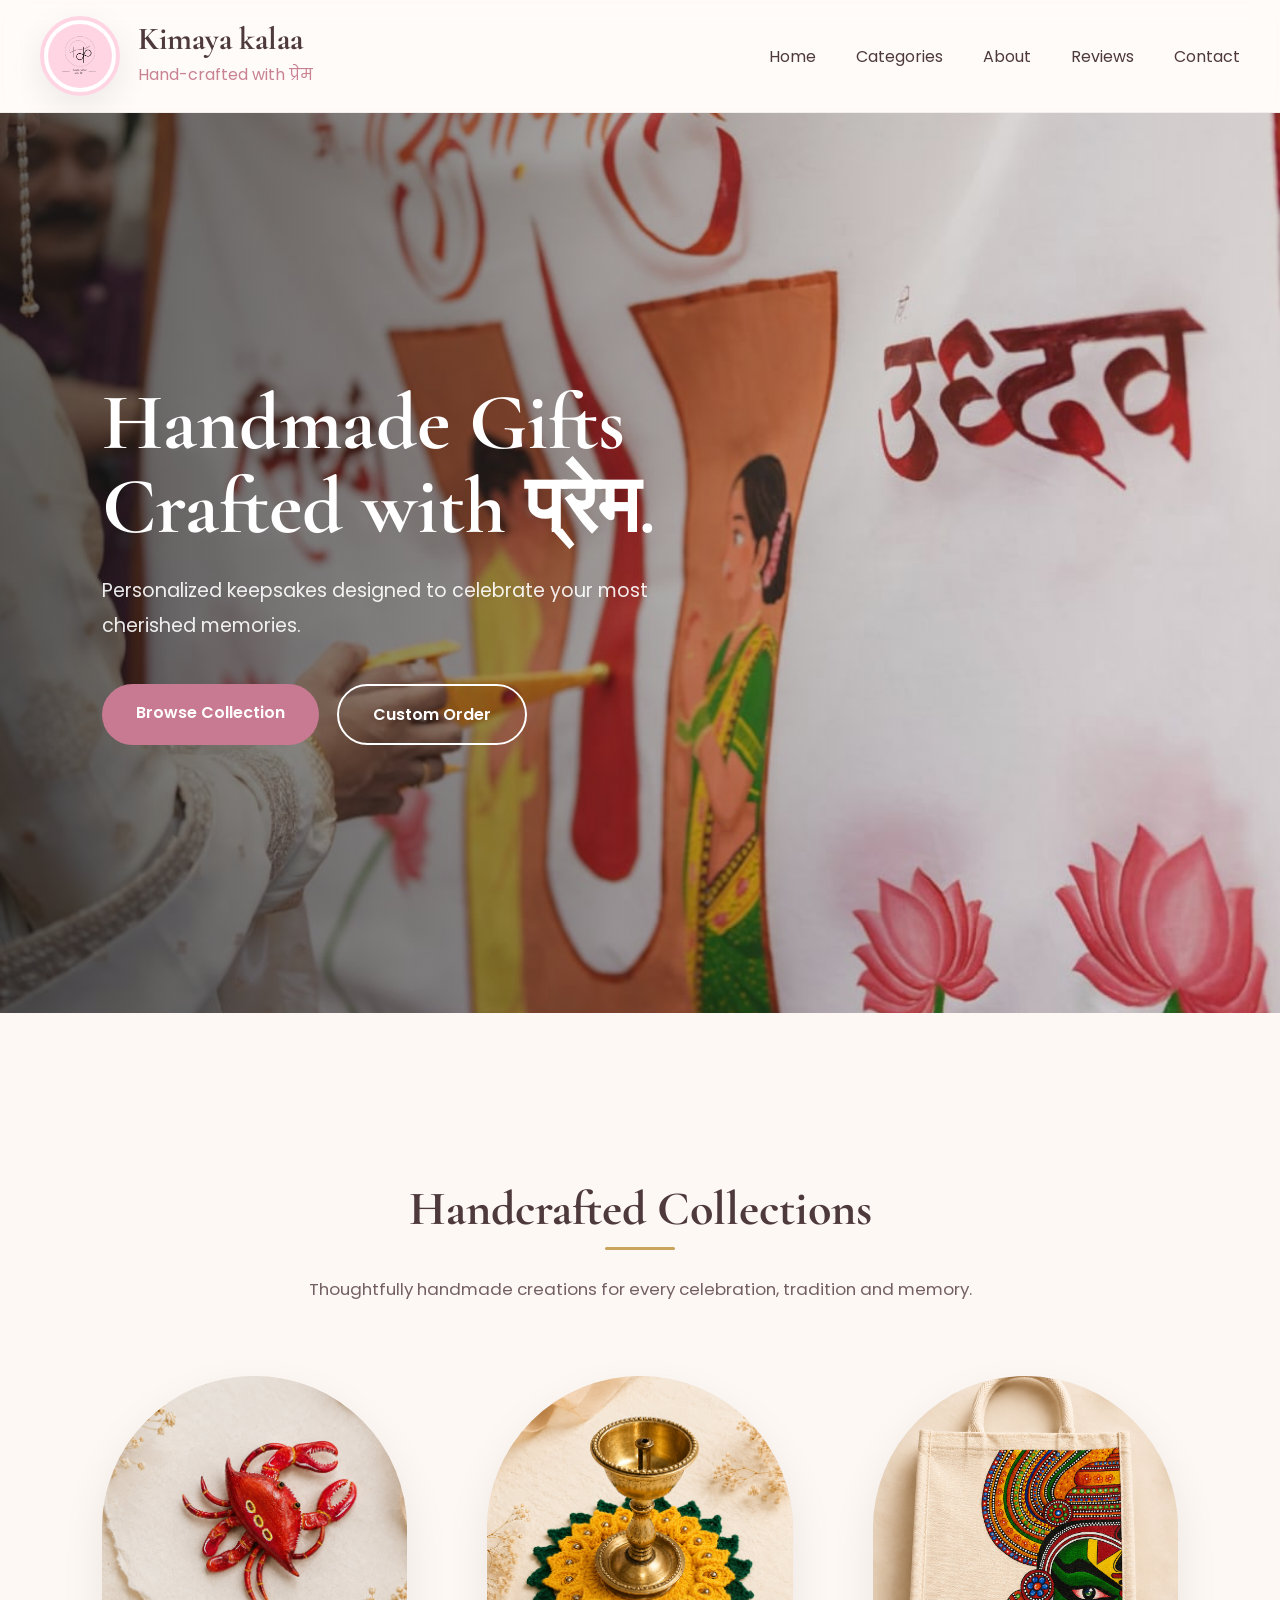
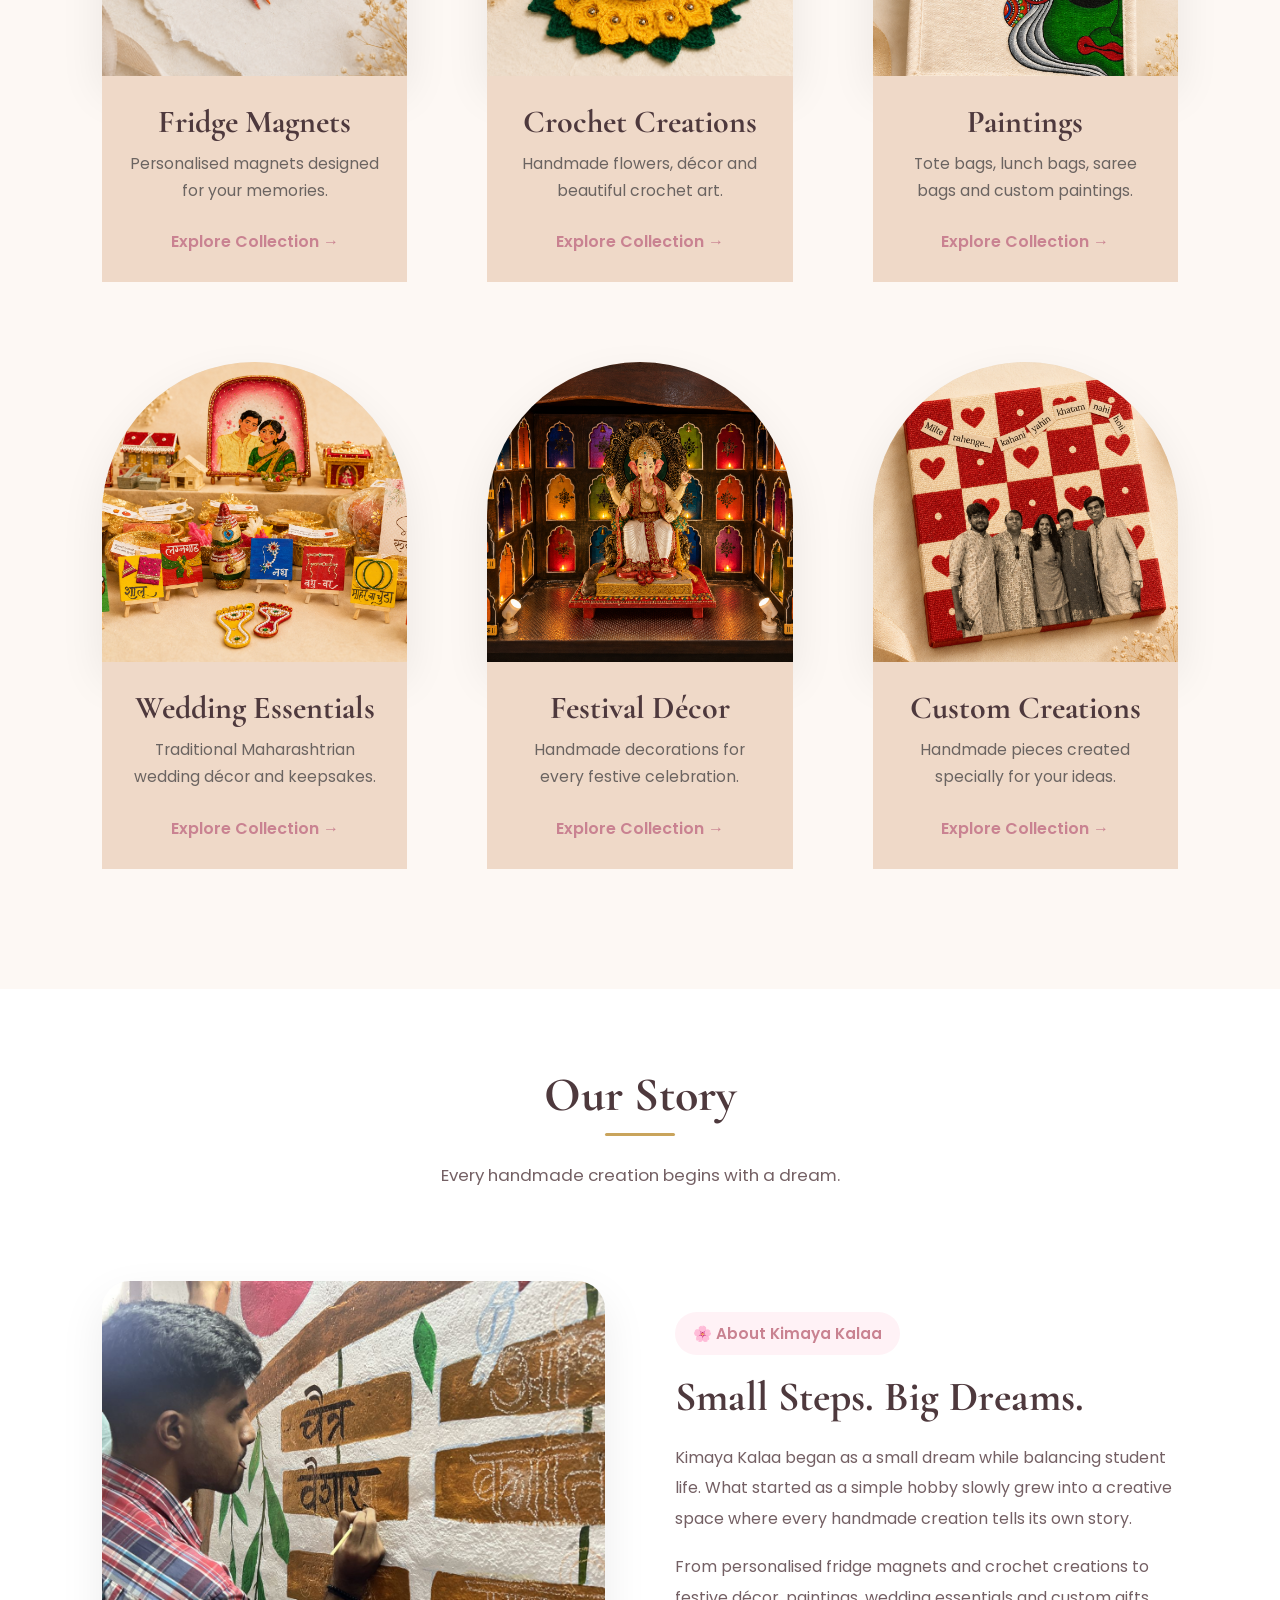
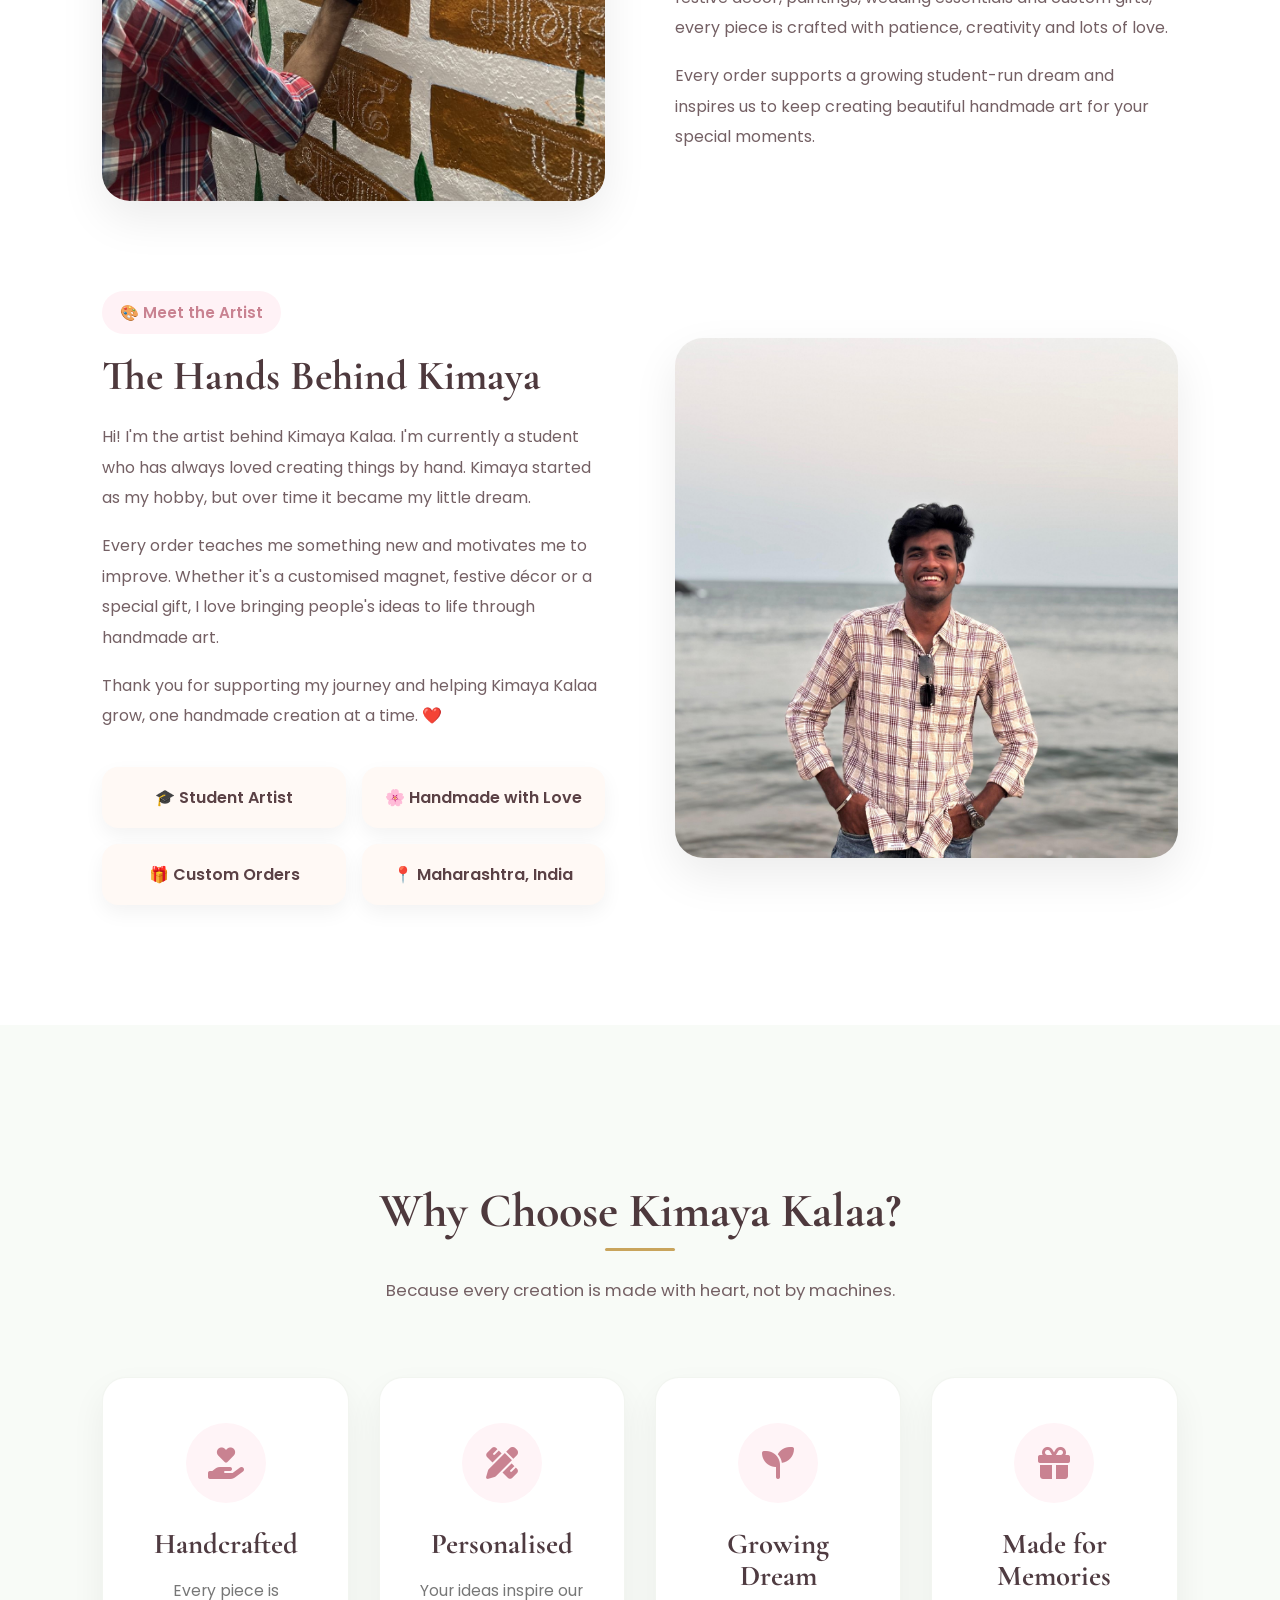
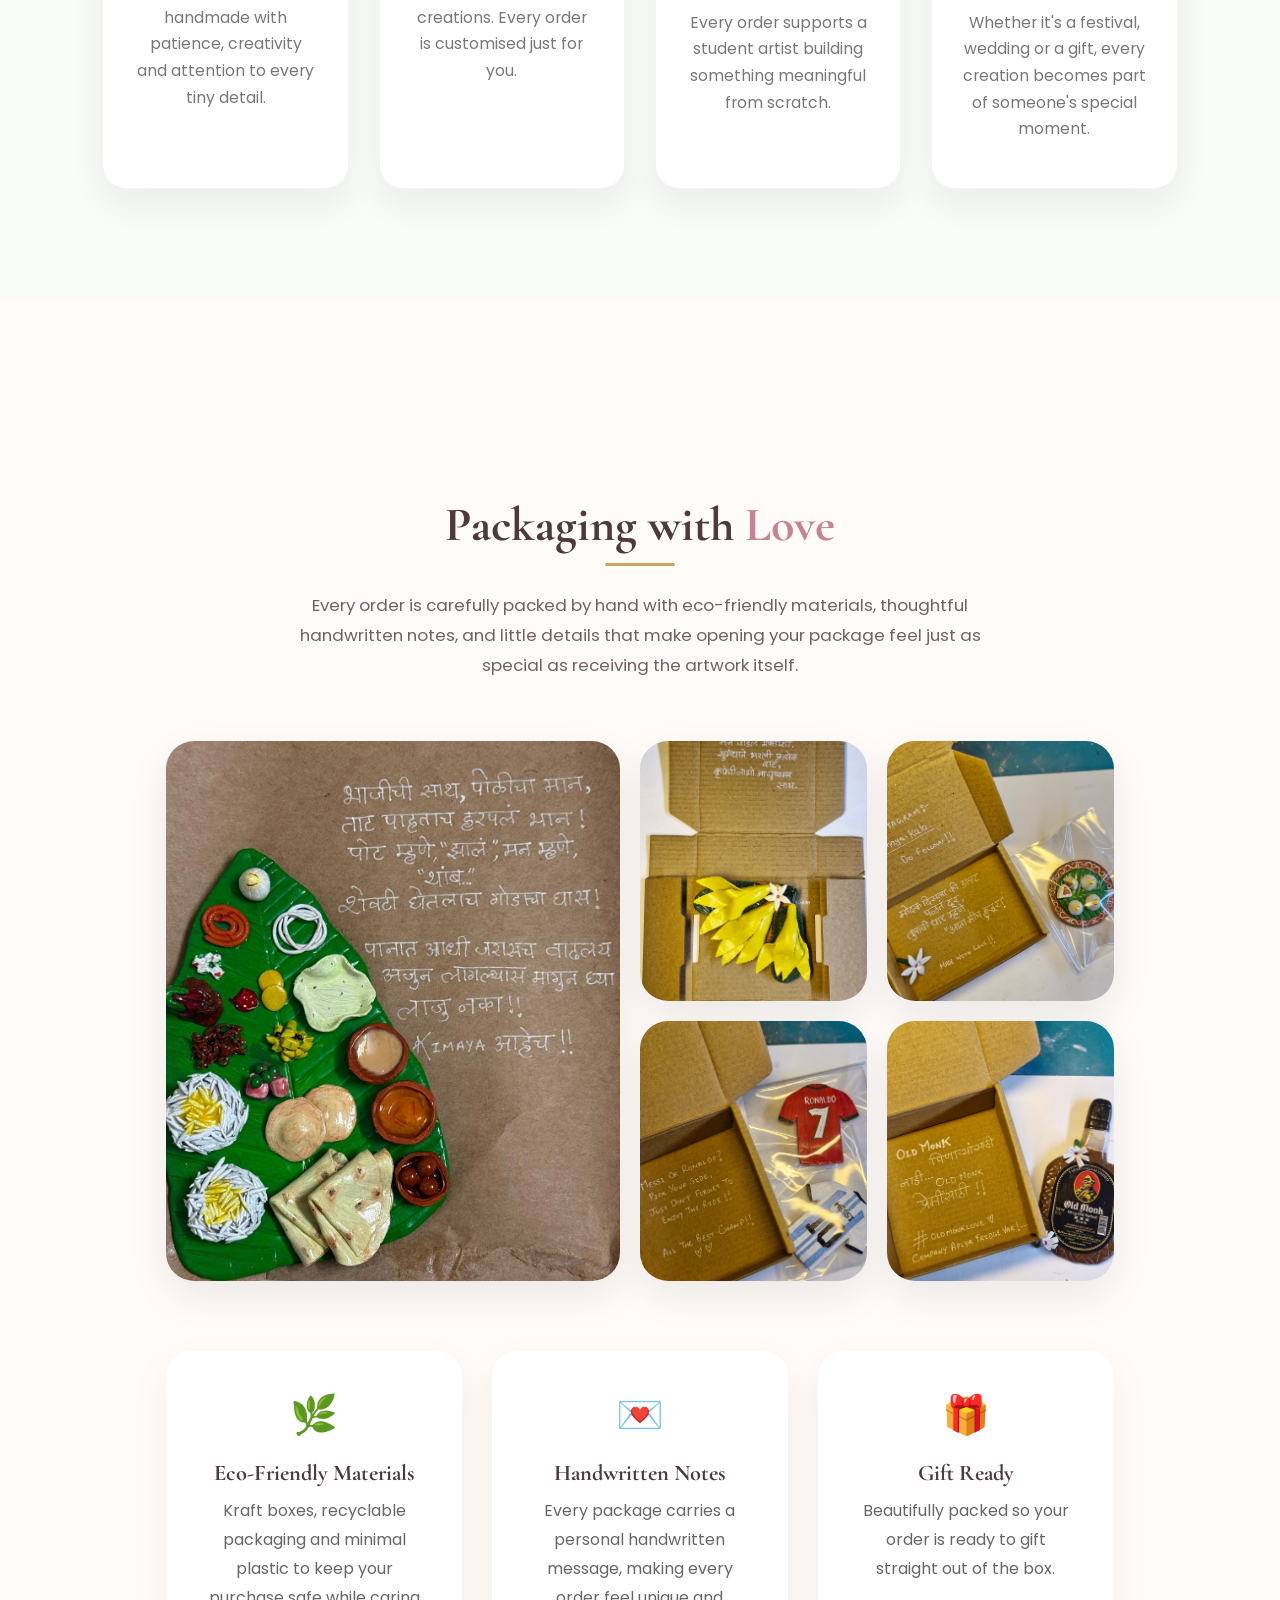
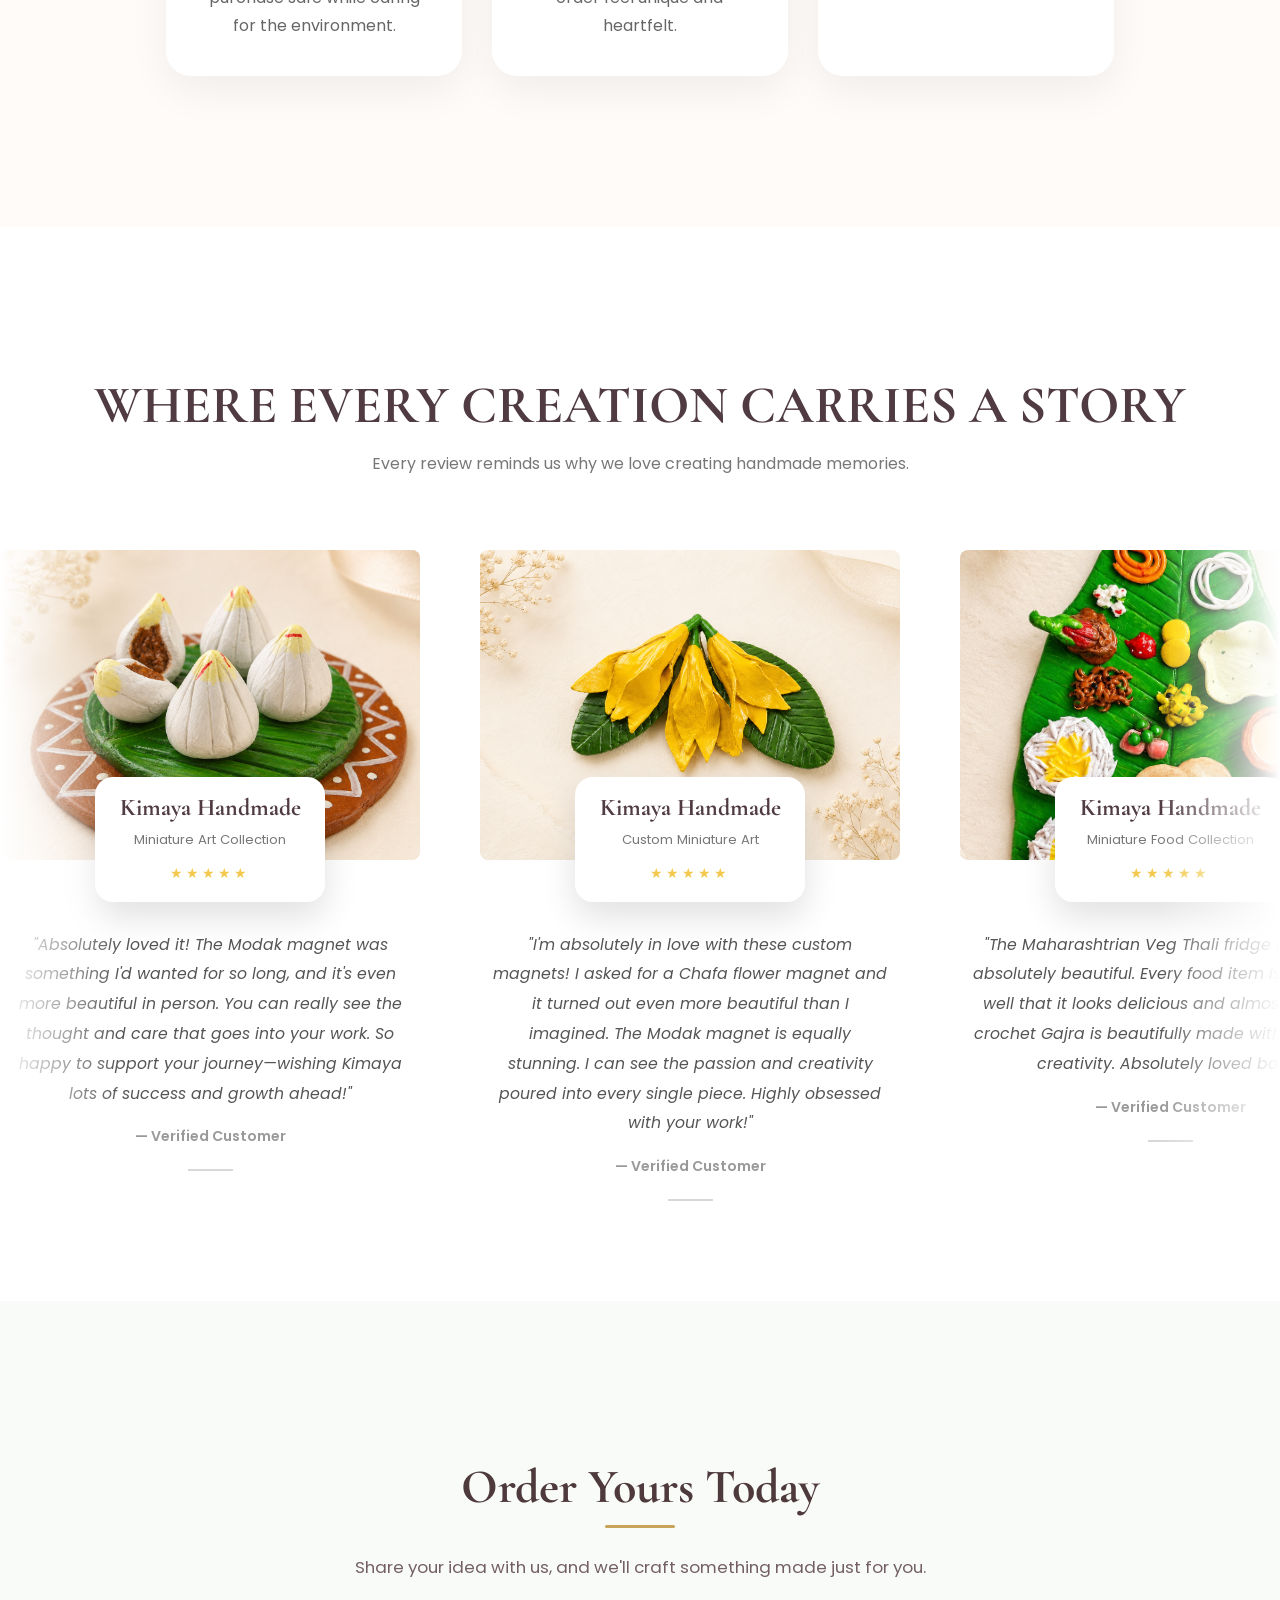
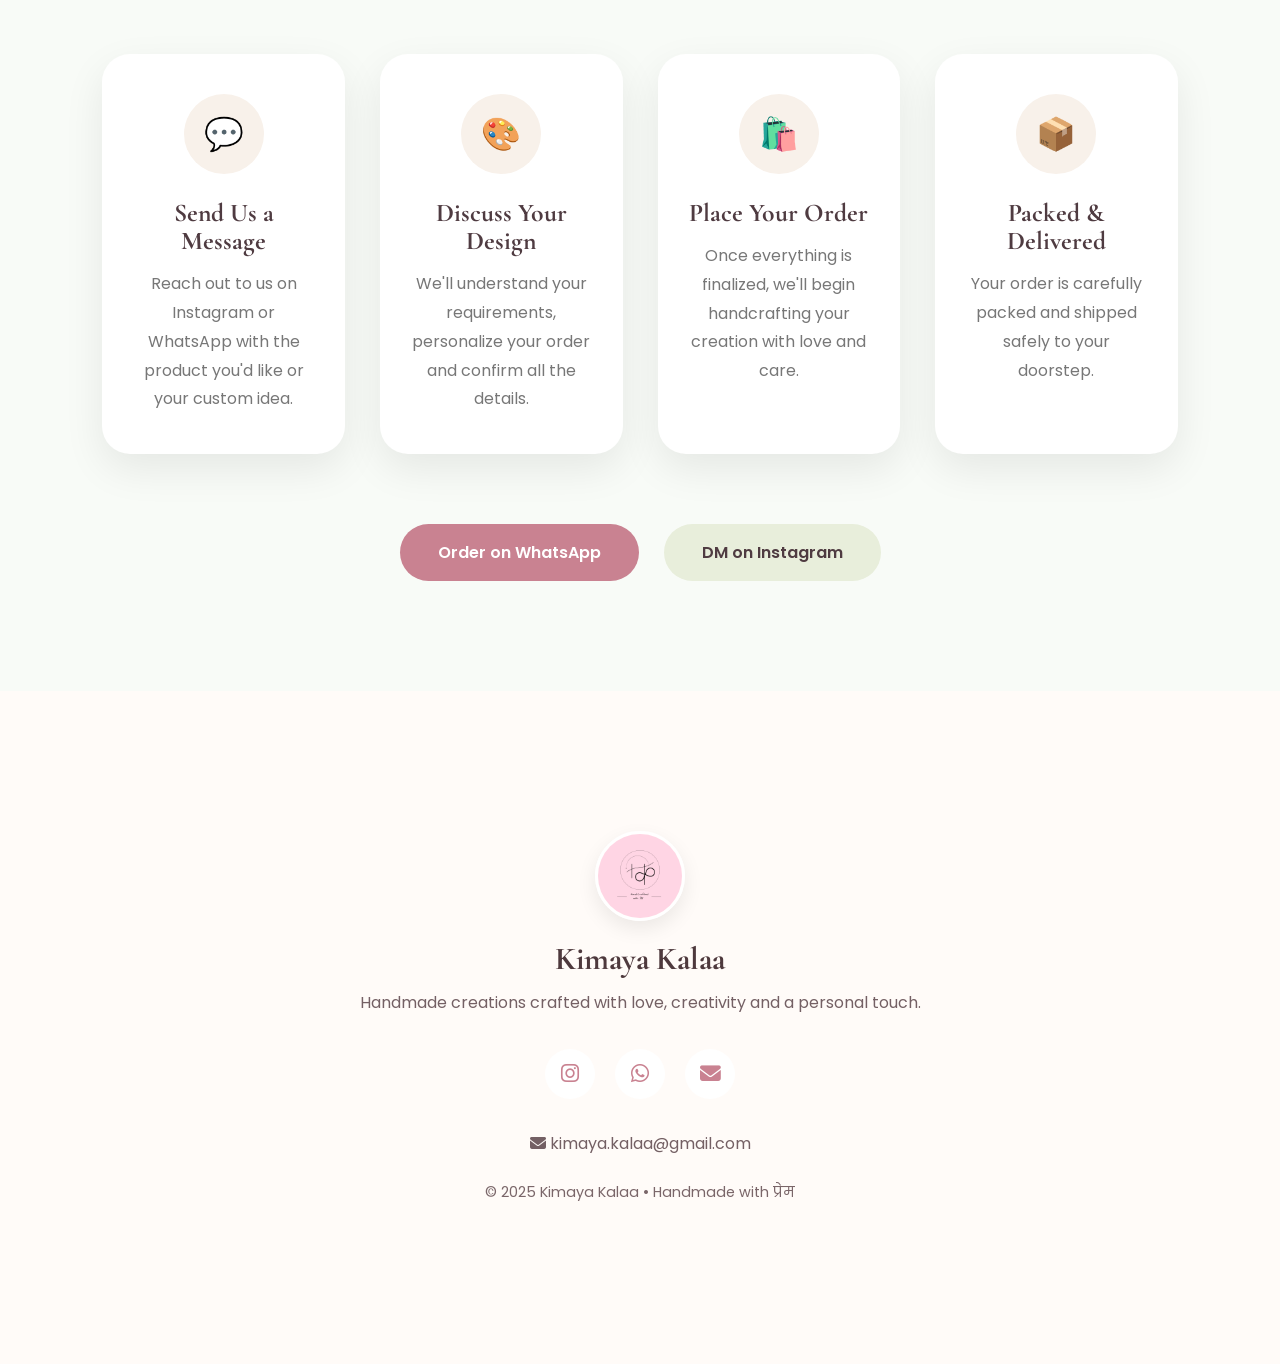
<file: index.html>
<!DOCTYPE html>
<html lang="en">

<head>
    <!-- Basic Meta -->
    <meta charset="UTF-8">
    <meta name="viewport" content="width=device-width, initial-scale=1.0">

    <!-- Website Title -->
    <title>Kimaya Kalaa | Handmade with Love</title>

    <!-- Website Description -->
    <meta name="description"
        content="Kimaya Kalaa is a student-run handmade art studio creating personalized gifts, crochet products, festive décor, paintings, wedding items and custom handmade creations.">

    <!-- Google Fonts -->
    <link rel="preconnect" href="https://fonts.googleapis.com">
    <link rel="preconnect" href="https://fonts.gstatic.com" crossorigin>

    <link href="https://fonts.googleapis.com/css2?family=Cormorant+Garamond:wght@500;600;700&family=Poppins:wght@300;400;500;600&display=swap"
        rel="stylesheet">

    <!-- Font Awesome -->
    <link rel="stylesheet"
        href="https://cdnjs.cloudflare.com/ajax/libs/font-awesome/6.5.2/css/all.min.css">

    <!-- CSS -->
    <link rel="stylesheet" href="css/style.css">
</head>



<body>

    <!-- ================= NAVBAR ================= -->

<header>

    <nav class="navbar">

        <!-- Logo -->

        <div class="logo">

            <img src="images/logo/logo.png" alt="Kimaya Kala Logo">

            <div class="logo-text">

                <h2>Kimaya kalaa</h2>
                <p>Hand-crafted with प्रेम</p>

            </div>

        </div>

        <!-- Desktop Navigation -->

        <ul class="nav-links">

            <li><a href="#home">Home</a></li>
            <li><a href="#categories">Categories</a></li>
            <li><a href="#about">About</a></li>
            <li><a href="#review">Reviews</a></li>
            <li><a href="#contact">Contact</a></li>

        </ul>

        <!-- Mobile Hamburger -->

        <div class="menu-toggle" id="menu-toggle">

            <span></span>
            <span></span>
            <span></span>

        </div>

    </nav>

</header>




 <!-- HERO -->
<section class="hero">

    <div class="hero-overlay"></div>

    <div class="hero-content">

        

        <h1>
            Handmade Gifts<br>
            Crafted with <span>प्रेम.</span>
        </h1>

        <p>
            Personalized keepsakes designed to celebrate
            your most cherished memories.
        </p>

        <div class="hero-buttons">
            <a href="#categories" class="btn-primary">
                Browse Collection
            </a>

            <a href="https://wa.me/919136813082" class="btn-secondary">
                Custom Order
            </a>
        </div>

    </div>

</section>


<!-- ================= COLLECTIONS ================= -->

<section id="categories">

    <div class="section-title">

        <h2>Handcrafted Collections</h2>

        <p>
            Thoughtfully handmade creations for every celebration, tradition and memory.
        </p>

    </div>

    <div class="collection-grid">

        <!-- Magnets -->
        <a href="magnets.html" class="collection-card">

            <div class="collection-image">
                <img src="images/categories/magnet.jpg" alt="Fridge Magnets">
            </div>

            <div class="collection-content">

                <h3>Fridge Magnets</h3>

                <p>
                    Personalised magnets designed for your memories.
                </p>

                <span>Explore Collection</span>

            </div>

        </a>


        <!-- Crochet -->

        <a href="crochet.html" class="collection-card">

            <div class="collection-image">
                <img src="images/categories/crochet.jpg" alt="Crochet">
            </div>

            <div class="collection-content">

                <h3>Crochet Creations</h3>

                <p>
                    Handmade flowers, décor and beautiful crochet art.
                </p>

                <span>Explore Collection</span>

            </div>

        </a>


        <!-- Paintings -->

        <a href="paintings.html" class="collection-card">

            <div class="collection-image">
                <img src="images/categories/painting.jpg" alt="Paintings">
            </div>

            <div class="collection-content">

                <h3>Paintings</h3>

                <p>
                    Tote bags, lunch bags, saree bags and custom paintings.
                </p>

                <span>Explore Collection</span>

            </div>

        </a>


        <!-- Wedding -->

        <a href="wedding.html" class="collection-card">

            <div class="collection-image">
                <img src="images/categories/wedding.jpg" alt="Wedding">
            </div>

            <div class="collection-content">

                <h3>Wedding Essentials</h3>

                <p>
                    Traditional Maharashtrian wedding décor and keepsakes.
                </p>

                <span>Explore Collection</span>

            </div>

        </a>


        <!-- Festival -->

        <a href="festival.html" class="collection-card">

            <div class="collection-image">
                <img src="images/categories/festival.jpg" alt="Festival">
            </div>

            <div class="collection-content">

                <h3>Festival Décor</h3>

                <p>
                    Handmade decorations for every festive celebration.
                </p>

                <span>Explore Collection</span>

            </div>

        </a>


        <!-- Custom -->

        <a href="custom.html" class="collection-card">

            <div class="collection-image">
                <img src="images/categories/custom.jpg" alt="Custom">
            </div>

            <div class="collection-content">

                <h3>Custom Creations</h3>

                <p>
                    Handmade pieces created specially for your ideas.
                </p>

                <span>Explore Collection</span>

            </div>

        </a>

    </div>

</section>


    <!-- ================= OUR STORY ================= -->

<section id="about">

    <div class="section-title">
        <h2>Our Story</h2>
        <p>Every handmade creation begins with a dream.</p>
    </div>

    <!-- ABOUT KIMAYA -->

    <div class="about-section">

        <div class="about-image">
            <img src="images/about/kimaya.jpg" alt="About Kimaya Kalaa">
        </div>

        <div class="about-text">

            <span class="about-tag">🌸 About Kimaya Kalaa</span>

            <h3>Small Steps. Big Dreams.</h3>

            <p>
                Kimaya Kalaa began as a small dream while balancing student life.
                What started as a simple hobby slowly grew into a creative space
                where every handmade creation tells its own story.
            </p>

            <p>
                From personalised fridge magnets and crochet creations to festive décor,
                paintings, wedding essentials and custom gifts, every piece is crafted
                with patience, creativity and lots of love.
            </p>

            <p>
                Every order supports a growing student-run dream and inspires us to keep
                creating beautiful handmade art for your special moments.
            </p>

        </div>

    </div>

    <!-- MEET THE ARTIST -->

    <div class="about-section reverse">

        <div class="about-image">
            <img src="images/about/artist.jpg" alt="Artist behind Kimaya Kalaa">
        </div>

        <div class="about-text">

            <span class="about-tag">🎨 Meet the Artist</span>

            <h3>The Hands Behind Kimaya</h3>

            <p>
                Hi! I'm the artist behind Kimaya Kalaa.
                I'm currently a student who has always loved creating things by hand.
                Kimaya started as my hobby, but over time it became my little dream.
            </p>

            <p>
                Every order teaches me something new and motivates me to improve.
                Whether it's a customised magnet, festive décor or a special gift,
                I love bringing people's ideas to life through handmade art.
            </p>

            <p>
                Thank you for supporting my journey and helping Kimaya Kalaa grow,
                one handmade creation at a time. ❤️
            </p>

            <div class="artist-facts">

                <div class="fact">
                    🎓 Student Artist
                </div>

                <div class="fact">
                    🌸 Handmade with Love
                </div>

                <div class="fact">
                    🎁 Custom Orders
                </div>

                <div class="fact">
                    📍 Maharashtra, India
                </div>

            </div>

        </div>

    </div>

</section>


<!-- ================= WHY CHOOSE ================= -->

<section id="why">

    <div class="section-title">
        <h2>Why Choose Kimaya Kalaa?</h2>
        <p>Because every creation is made with heart, not by machines.</p>
    </div>

    <div class="why-grid">

        <div class="why-card">

            <div class="why-icon">
                <i class="fa-solid fa-hand-holding-heart"></i>
            </div>

            <h3>Handcrafted</h3>

            <p>
                Every piece is handmade with patience, creativity and attention to every tiny detail.
            </p>

        </div>

        <div class="why-card">

            <div class="why-icon">
                <i class="fa-solid fa-pen-ruler"></i>
            </div>

            <h3>Personalised</h3>

            <p>
                Your ideas inspire our creations. Every order is customised just for you.
            </p>

        </div>

        <div class="why-card">

            <div class="why-icon">
                <i class="fa-solid fa-seedling"></i>
            </div>

            <h3>Growing Dream</h3>

            <p>
                Every order supports a student artist building something meaningful from scratch.
            </p>

        </div>

        <div class="why-card">

            <div class="why-icon">
                <i class="fa-solid fa-gift"></i>
            </div>

            <h3>Made for Memories</h3>

            <p>
                Whether it's a festival, wedding or a gift, every creation becomes part of someone's special moment.
            </p>

        </div>

    </div>

</section>



<section class="packaging">

    <div class="section-title">
        <h2>Packaging with <span>Love</span></h2>
        <p>
            Every order is carefully packed by hand with eco-friendly materials,
            thoughtful handwritten notes, and little details that make opening
            your package feel just as special as receiving the artwork itself.
        </p>
    </div>

    <div class="packaging-grid">

        <div class="packaging-large">
            <img src="images/home/packaging-1.jpg" alt="">
        </div>

        <div class="packaging-small">
            <img src="images/home/packaging-2.jpg" alt="">
        </div>

        <div class="packaging-small">
            <img src="images/home/packaging-3.jpg" alt="">
        </div>

        <div class="packaging-small">
            <img src="images/home/packaging-4.jpg" alt="">
        </div>

        <div class="packaging-small">
            <img src="images/home/packaging-5.jpg" alt="">
        </div>

    </div>

    <div class="packaging-text">

        <div class="packaging-item">

            <span>🌿</span>

            <h3>Eco-Friendly Materials</h3>

            <p>
                Kraft boxes, recyclable packaging and minimal plastic
                to keep your purchase safe while caring for the environment.
            </p>

        </div>

        <div class="packaging-item">

            <span>💌</span>

            <h3>Handwritten Notes</h3>

            <p>
                Every package carries a personal handwritten message,
                making every order feel unique and heartfelt.
            </p>

        </div>

        <div class="packaging-item">

            <span>🎁</span>

            <h3>Gift Ready</h3>

            <p>
                Beautifully packed so your order is ready to gift
                straight out of the box.
            </p>

        </div>

    </div>

</section>  


<section class="review-section" id="review">

    <div class="review-heading">
        <h2>WHERE EVERY CREATION CARRIES A STORY</h2>
        <p>Every review reminds us why we love creating handmade memories.</p>
    </div>

    <div class="review-slider">

        <div class="reviews-track">

            <!-- ================= REVIEW 1 ================= -->

            <div class="review-card">

                <div class="review-image">

                    <img src="images/modak.jpg" alt="Modak Magnet">

                    <div class="review-info">
                        <h3>Kimaya Handmade</h3>
                        <p>Miniature Art Collection</p>
                        <div class="review-stars">★★★★★</div>
                    </div>

                </div>

                <div class="review-text">

                    <p>
                        "Absolutely loved it! The Modak magnet was something I'd wanted for so long, and it's even more beautiful in person. You can really see the thought and care that goes into your work. So happy to support your journey—wishing Kimaya lots of success and growth ahead!"
                    </p>

                    <span>— Verified Customer</span>

                    <div class="review-line"></div>

                </div>

            </div>

            <!-- ================= REVIEW 2 ================= -->

            <div class="review-card">

                <div class="review-image">

                    <img src="images/chafa.jpg" alt="Custom Chafa Magnet">

                    <div class="review-info">
                        <h3>Kimaya Handmade</h3>
                        <p>Custom Miniature Art</p>
                        <div class="review-stars">★★★★★</div>
                    </div>

                </div>

                <div class="review-text">

                    <p>
                        "I'm absolutely in love with these custom magnets! I asked for a Chafa flower magnet and it turned out even more beautiful than I imagined. The Modak magnet is equally stunning. I can see the passion and creativity poured into every single piece. Highly obsessed with your work!"
                    </p>

                    <span>— Verified Customer</span>

                    <div class="review-line"></div>

                </div>

            </div>

            <!-- ================= REVIEW 3 ================= -->

            <div class="review-card">

                <div class="review-image">

                    <img src="images/thali.jpg" alt="Veg Thali Magnet">

                    <div class="review-info">
                        <h3>Kimaya Handmade</h3>
                        <p>Miniature Food Collection</p>
                        <div class="review-stars">★★★★★</div>
                    </div>

                </div>

                <div class="review-text">

                    <p>
                        "The Maharashtrian Veg Thali fridge magnet is absolutely beautiful. Every food item is crafted so well that it looks delicious and almost real. The crochet Gajra is beautifully made with incredible creativity. Absolutely loved both!"
                    </p>

                    <span>— Verified Customer</span>

                    <div class="review-line"></div>

                </div>

            </div>

            <!-- ================= REVIEW 4 ================= -->

            <div class="review-card">

                <div class="review-image">

                    <img src="images/realmadrid.jpg" alt="Real Madrid Magnet">

                    <div class="review-info">
                        <h3>Kimaya Handmade</h3>
                        <p>Custom Sports Collection</p>
                        <div class="review-stars">★★★★★</div>
                    </div>

                </div>

                <div class="review-text">

                    <p>
                        "This Real Madrid logo fridge magnet is beautifully handcrafted with amazing attention to detail. The design is clean, recognizable and exactly how I wanted it. A wonderful piece of handmade work. Wishing you all the best!"
                    </p>

                    <span>— Verified Customer</span>

                    <div class="review-line"></div>

                </div>

            </div>

                        <!-- ================= REVIEW 5 ================= -->

            <div class="review-card">

                <div class="review-image">

                    <img src="images/fish-thali.jpg" alt="Fish Thali Magnet">

                    <div class="review-info">
                        <h3>Kimaya Handmade</h3>
                        <p>Miniature Food Collection</p>
                        <div class="review-stars">★★★★★</div>
                    </div>

                </div>

                <div class="review-text">

                    <p>
                        "This Fish Thali handmade magnet is amazing. The fish looks so real and tempting. Salute to your work and artistry. Lots of love!"
                    </p>

                    <span>— Verified Customer</span>

                    <div class="review-line"></div>

                </div>

            </div>

            <!-- ================= REVIEW 6 ================= -->

            <div class="review-card">

                <div class="review-image">

                    <img src="images/crab.jpg" alt="Crabs and Honey Bee Magnet">

                    <div class="review-info">
                        <h3>Kimaya Handmade</h3>
                        <p>Nature Collection</p>
                        <div class="review-stars">★★★★★</div>
                    </div>

                </div>

                <div class="review-text">

                    <p>
                        "Everything you created was superb and amazing! I really love the crabs and honey bee. Thank you so much for making each and every piece with such care. We all love them and they look wonderful on the refrigerator."
                    </p>

                    <span>— Verified Customer</span>

                    <div class="review-line"></div>

                </div>

            </div>

            <!-- ================= REVIEW 7 ================= -->

            <div class="review-card">

                <div class="review-image">

                    <img src="images/old-monk.jpg" alt="Old Monk Magnet">

                    <div class="review-info">
                        <h3>Kimaya Handmade</h3>
                        <p>Custom Collection</p>
                        <div class="review-stars">★★★★★</div>
                    </div>

                </div>

                <div class="review-text">

                    <p>
                        "Thank you so much for the beautiful Old Monk fridge magnet! It was such a thoughtful and unique creation which I truly appreciate. Wishing you continued success and all the very best!"
                    </p>

                    <span>— Verified Customer</span>

                    <div class="review-line"></div>

                </div>

            </div>

            <!-- ================= REVIEW 8 ================= -->

            <div class="review-card">

                <div class="review-image">

                    <img src="images/sareecover.jpg" alt="Saree Cover">

                    <div class="review-info">
                        <h3>Kimaya Handmade</h3>
                        <p>Custom Handmade Creation</p>
                        <div class="review-stars">★★★★★</div>
                    </div>

                </div>

                <div class="review-text">

                    <p>
                        "When I decided to perform Savasna Pujan at my home, I immediately thought of your work because I had full trust in you. The saree covers you made were beautiful and everyone appreciated them. Thank you from my heart, and I pray you achieve great success in life."
                    </p>

                    <span>— Verified Customer</span>

                    <div class="review-line"></div>

                </div>

            </div>

</section>

<script>
const track = document.querySelector(".reviews-track");

const cards = [...track.children];

cards.forEach(card=>{
    track.appendChild(card.cloneNode(true));
});
</script>


<!-- ================= HOW TO ORDER ================= -->

<section class="how-order" id="contact">

    <div class="section-title">
        <h2>Order Yours Today</h2>
        <p>Share your idea with us, and we'll craft something made just for you.</p>
    </div>

    <div class="order-steps">

        <div class="order-card">

            <div class="order-icon">💬</div>

            <h3>Send Us a Message</h3>

            <p>
                Reach out to us on Instagram or WhatsApp with the product you'd like or your custom idea.
            </p>

        </div>

        <div class="order-card">

            <div class="order-icon">🎨</div>

            <h3>Discuss Your Design</h3>

            <p>
                We'll understand your requirements, personalize your order and confirm all the details.
            </p>

        </div>

        <div class="order-card">

            <div class="order-icon">🛍️</div>

            <h3>Place Your Order</h3>

            <p>
                Once everything is finalized, we'll begin handcrafting your creation with love and care.
            </p>

        </div>

        <div class="order-card">

            <div class="order-icon">📦</div>

            <h3>Packed & Delivered</h3>

            <p>
                Your order is carefully packed and shipped safely to your doorstep.
            </p>

        </div>

    </div>

    <div class="order-buttons">

        <a href="https://wa.me/919136813082" class="order-btn">
            Order on WhatsApp
        </a>

        <a href="https://www.instagram.com/kimaya.kalaa" class="order-btn secondary">
            DM on Instagram
        </a>

    </div>

</section>




    <footer>

    <footer>

    <div class="footer-content">

        <img src="images/logo/logo.png" alt="Kimaya Kala Logo" class="footer-logo">

        <h3>Kimaya Kalaa</h3>

        <p>
            Handmade creations crafted with love, creativity and a personal touch.
        </p>

        <div class="footer-social">

            <a href="https://www.instagram.com/kimaya.kalaa" target="_blank">
                <i class="fa-brands fa-instagram"></i>
            </a>

            <a href="https://wa.me/919136813082" target="_blank">
                <i class="fa-brands fa-whatsapp"></i>
            </a>

            <a href="mailto:kimaya.kalaa@gmail.com">
                <i class="fa-solid fa-envelope"></i>
            </a>

        </div>

        <p class="footer-email">
            <i class="fa-solid fa-envelope"></i>
            <a href="mailto:kimaya.kalaa@gmail.com">kimaya.kalaa@gmail.com</a>
        </p>

        <p class="copyright">
            © 2025 Kimaya Kalaa • Handmade with प्रेम
        </p>

    </div>


</footer>

    <!-- JavaScript -->
    <script src="js/script.js"></script>
    <script>

const menuToggle = document.getElementById("menu-toggle");
const navLinks = document.querySelector(".nav-links");

if(menuToggle){

    menuToggle.addEventListener("click",()=>{

        navLinks.classList.toggle("active");

    });

}

</script>



</body>

</html>
</file>
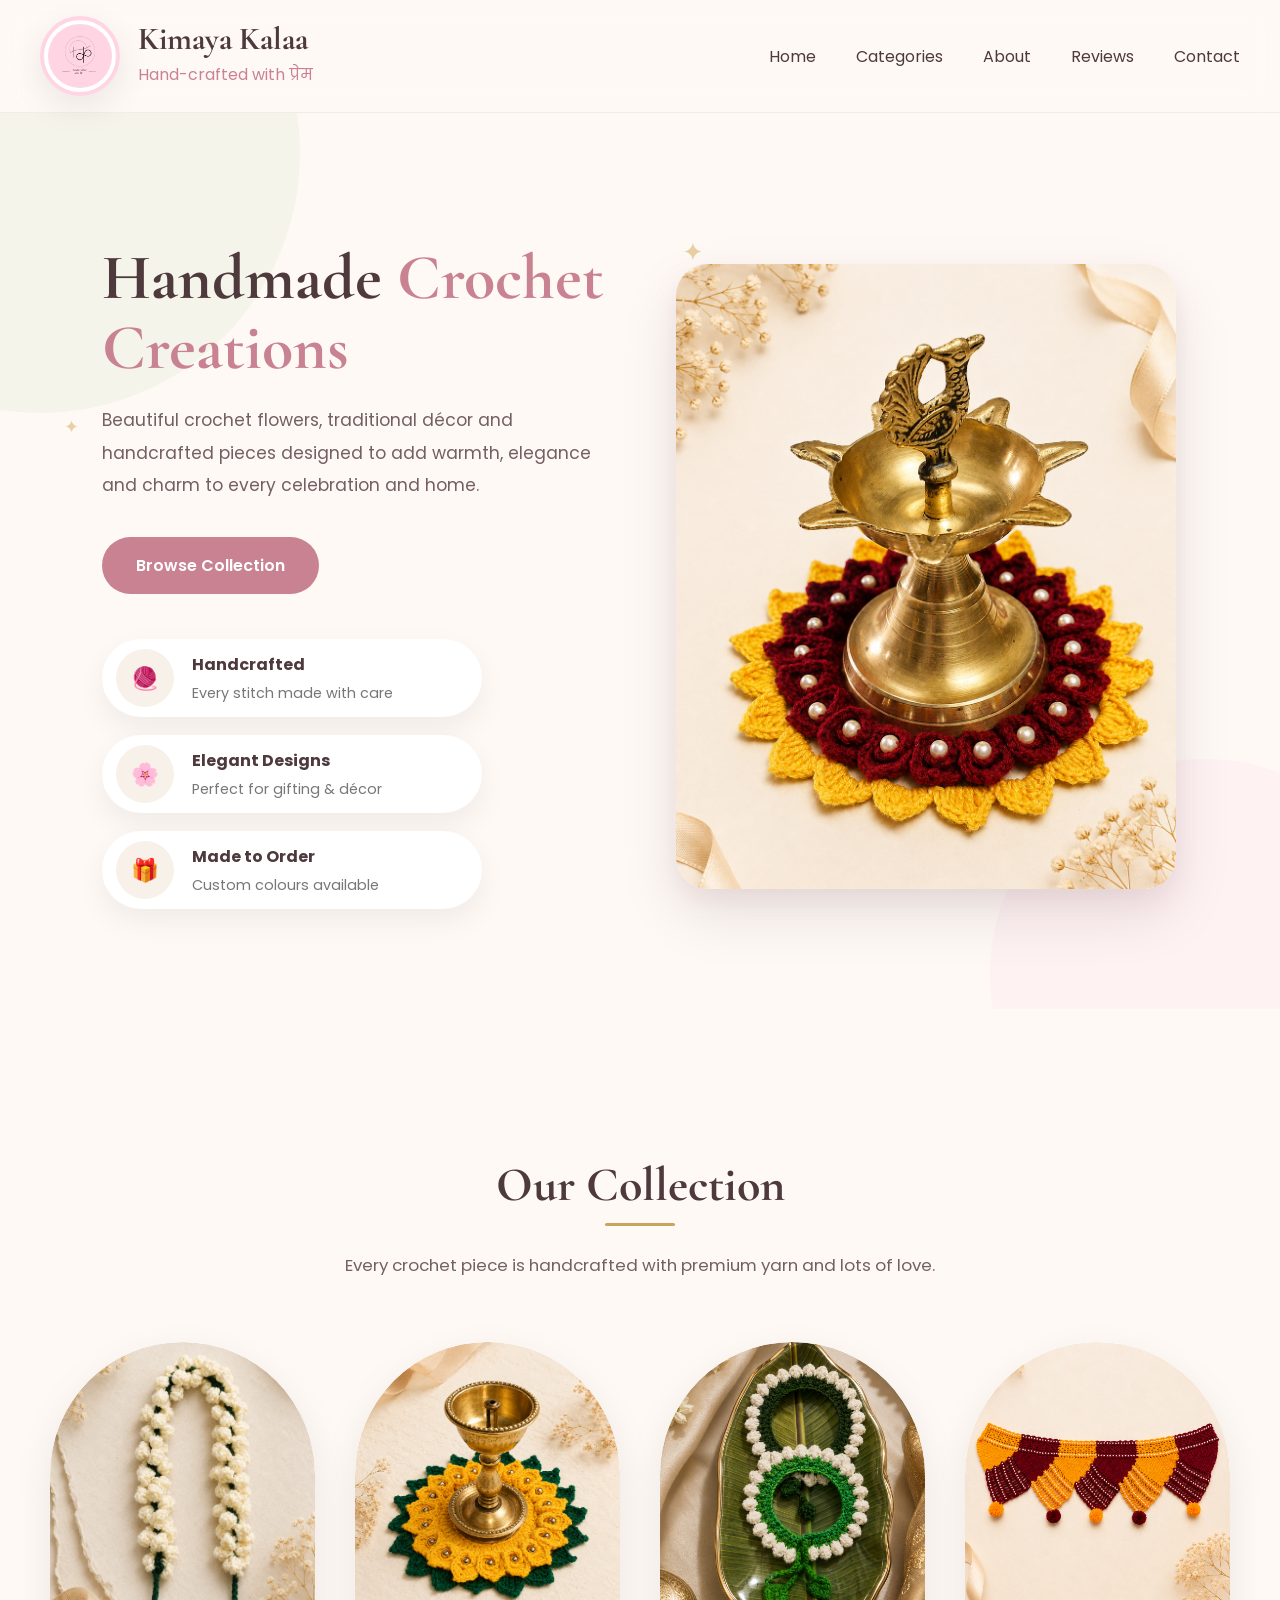
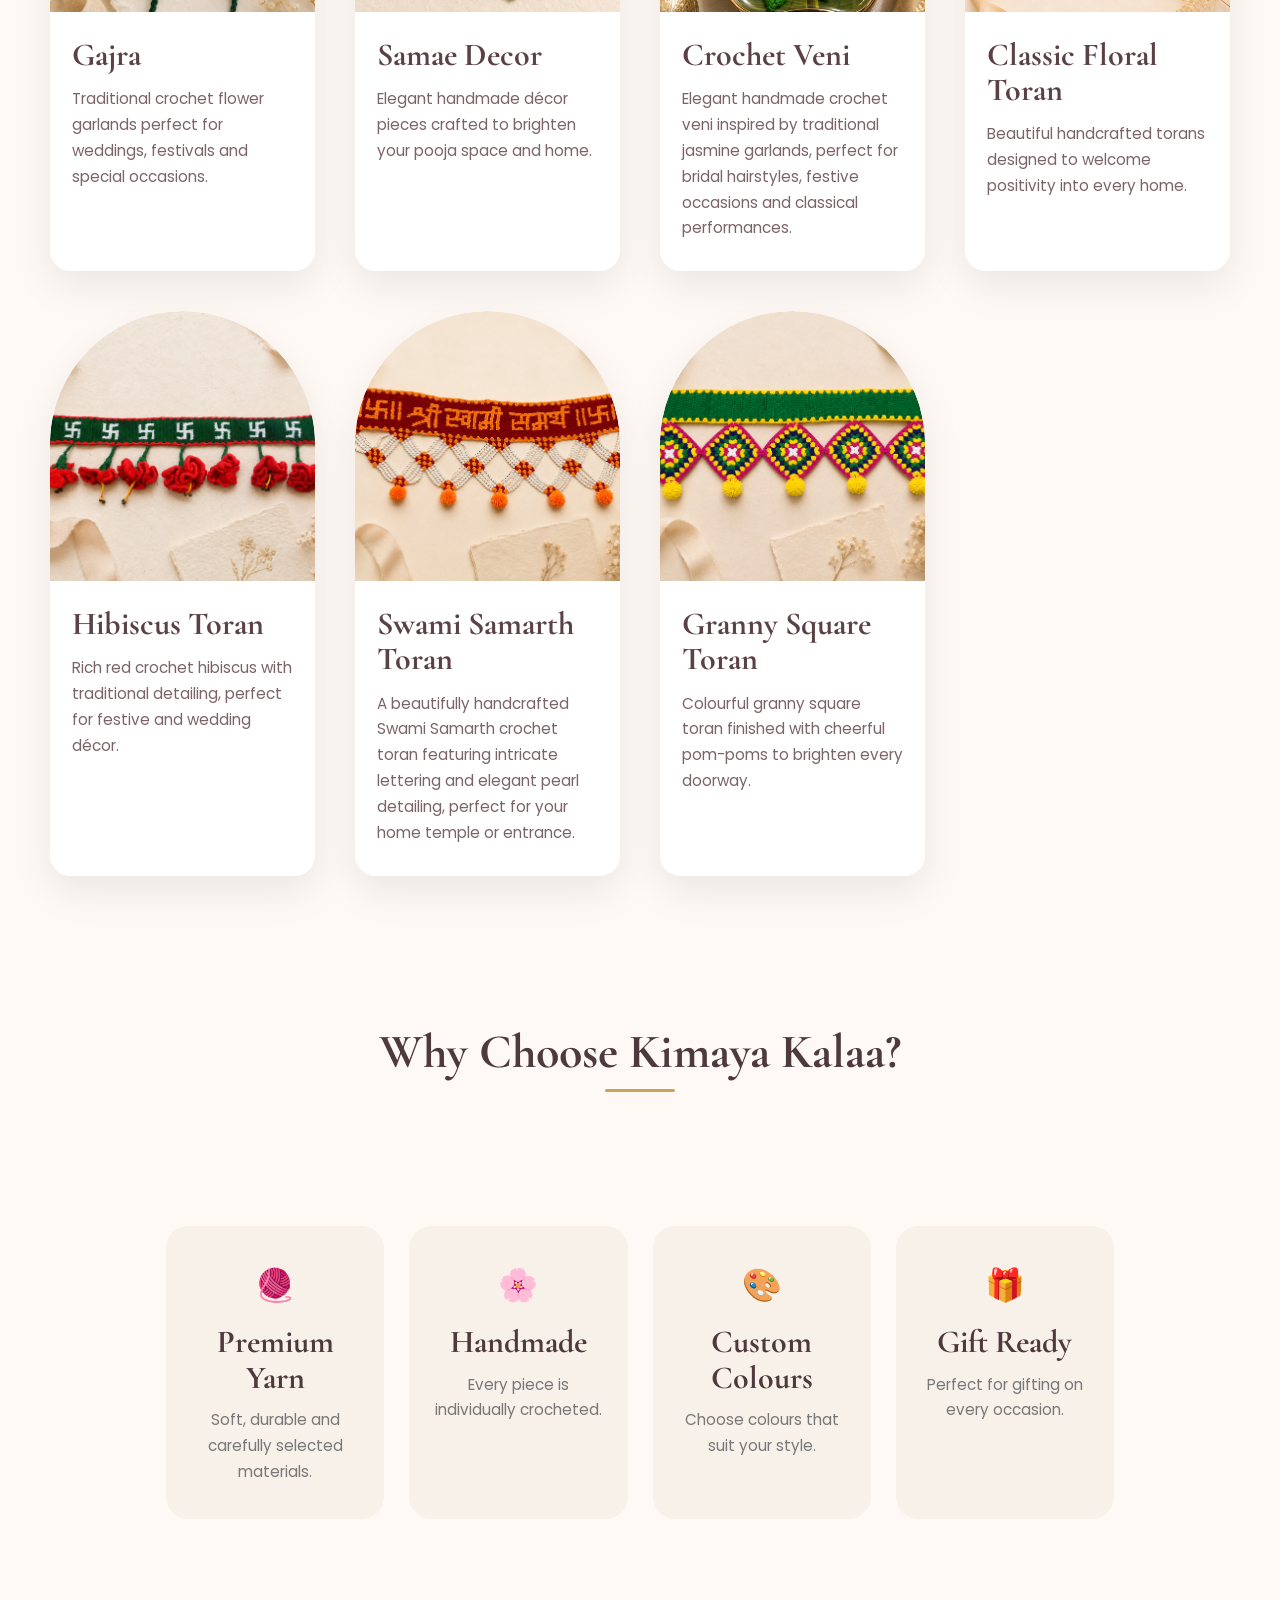
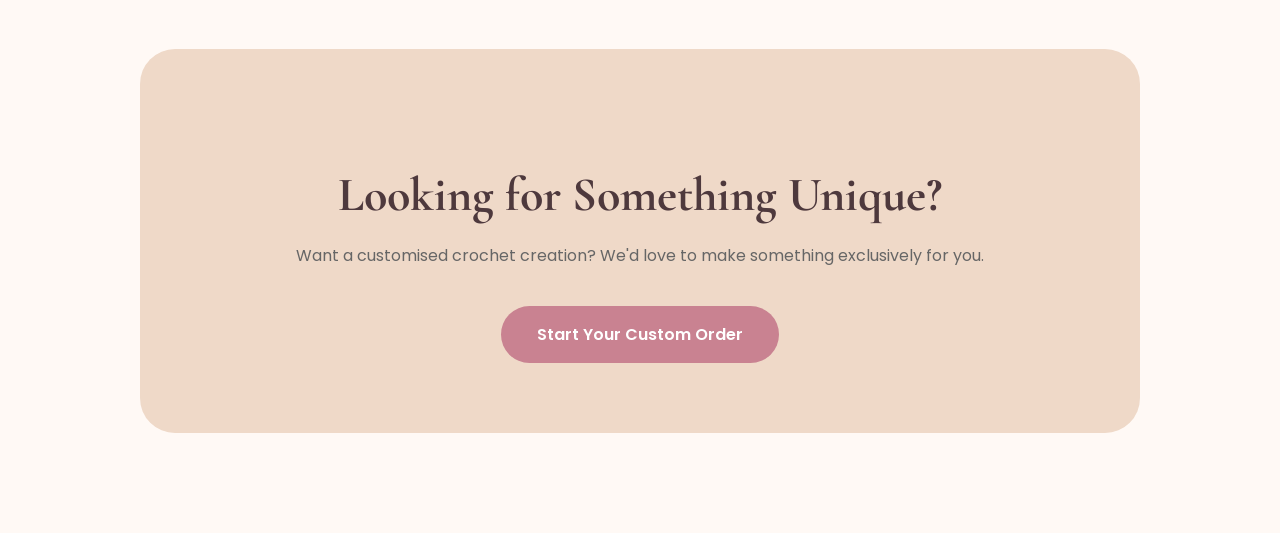
<file: crochet.html>
<!DOCTYPE html>
<html lang="en">

<head>

<meta charset="UTF-8">
<meta name="viewport" content="width=device-width, initial-scale=1.0">

<title>Crochet Creations | Kimaya Kalaa</title>

<link rel="preconnect" href="https://fonts.googleapis.com">
<link rel="preconnect" href="https://fonts.gstatic.com" crossorigin>

<link href="https://fonts.googleapis.com/css2?family=Cormorant+Garamond:wght@600;700&family=Poppins:wght@300;400;500;600&display=swap" rel="stylesheet">

<link rel="stylesheet" href="css/style.css">

<style>

body{

    background:#FFF9F5;

}

/* ===================================
   CROCHET HERO
=================================== */

.crochet-hero{

    position:relative;

    overflow:hidden;

    padding:130px 8% 100px;

    display:grid;

    grid-template-columns:1fr 1fr;

    gap:70px;

    align-items:center;

    background:#FFF9F5;

}

.crochet-hero::before{

    content:"";

    position:absolute;

    width:520px;

    height:520px;

    border-radius:50%;

    background:#E8EEDB;

    opacity:.45;

    top:-220px;

    left:-220px;

}

.crochet-hero::after{

    content:"";

    position:absolute;

    width:430px;

    height:430px;

    border-radius:50%;

    background:#FFE4EA;

    opacity:.35;

    bottom:-180px;

    right:-140px;

}

.crochet-content,
.crochet-image{

    position:relative;

    z-index:2;

}

.crochet-content h1{

    font-size:4rem;

    margin-bottom:20px;

    color:var(--text);

}

.crochet-content span{

    color:var(--accent);

}

.crochet-content p{

    font-size:1.08rem;

    line-height:1.9;

    max-width:560px;

    margin-bottom:35px;

}

.shop-btn{

    display:inline-block;

    padding:16px 34px;

    border-radius:50px;

    background:var(--accent);

    color:#fff;

    font-weight:600;

    transition:.3s;

}

.shop-btn:hover{

    opacity:.9;

}

.crochet-image{

    display:flex;

    justify-content:center;

    align-items:center;

}

.crochet-image img{

    width:100%;

    max-width:500px;

    aspect-ratio:4/5;

    object-fit:cover;

    border-radius:32px;

    box-shadow:
        0 25px 60px rgba(0,0,0,.10),
        0 10px 25px rgba(201,122,147,.10);

}


/* ===================================
   HERO FEATURES
=================================== */

.crochet-hero-features{

    display:flex;

    flex-direction:column;

    gap:18px;

    margin-top:45px;

    max-width:380px;

}

.crochet-feature{

    display:flex;

    align-items:center;

    gap:18px;

    background:#fff;

    border-radius:60px;

    padding:10px 14px;

    box-shadow:0 12px 30px rgba(0,0,0,.06);

    transition:.35s;

}

.crochet-feature:hover{

    transform:translateY(-4px);

    box-shadow:0 20px 40px rgba(0,0,0,.10);

}

.crochet-icon{

    width:58px;

    height:58px;

    border-radius:50%;

    background:#F8F1EA;

    display:flex;

    justify-content:center;

    align-items:center;

    font-size:1.4rem;

    flex-shrink:0;

}

.crochet-feature h4{

    margin:0 0 6px;

    font-size:1rem;

    color:var(--text);

}

.crochet-feature p{

    margin:0;

    font-size:.9rem;

    color:#777;

    line-height:1.5;

}


/* ===================================
   COLLECTION
=================================== */

.crochet-collection{

    max-width:1400px;

    margin:100px auto;

    padding:0 50px;

}

.crochet-grid{

    display:grid;

    grid-template-columns:repeat(4,1fr);

    gap:40px;

    margin-top:60px;

}

/* Card */

.crochet-card{

    background:#fff;

    overflow:hidden;

    border-radius:180px 180px 28px 28px;

    box-shadow:0 15px 40px rgba(0,0,0,.08);

    transition:.35s;

}

.crochet-card:hover{

    transform:translateY(-10px);

    box-shadow:0 25px 55px rgba(0,0,0,.12);

}

/* Image */

.crochet-card-image{

    height:270px;

    overflow:hidden;

    border-radius:180px 180px 0 0;

    background:#F6EFE8;

}

.crochet-card-image img{

    width:100%;

    height:100%;

    object-fit:cover;

    display:block;

    transition:.5s;

}

.crochet-card:hover .crochet-card-image img{

    transform:scale(1.08);

}

/* Content */

.crochet-card-content{

    padding:25px 22px 30px;

}

.crochet-card-content h3{

    font-family:"Cormorant Garamond",serif;

    font-size:2rem;

    color:#5A4145;

    margin-bottom:14px;

}

.crochet-card-content p{

    font-family:"Poppins",sans-serif;

    color:#7B6467;

    font-size:.95rem;

    line-height:1.7;

}

/* ===================================
   WHY CHOOSE
=================================== */

.crochet-features{

    width:min(1200px,90%);

    margin:100px auto;

    display:grid;

    grid-template-columns:repeat(4,1fr);

    gap:25px;

}

.feature{

    background:#F8F1EA;

    padding:35px 25px;

    border-radius:22px;

    text-align:center;

    transition:.35s;

}

.feature:hover{

    transform:translateY(-8px);

    box-shadow:0 18px 35px rgba(0,0,0,.08);

}

.feature span{

    display:block;

    font-size:2rem;

    margin-bottom:15px;

}

.feature h3{

    margin-bottom:12px;

    color:var(--text);

}

.feature p{

    color:#777;

    line-height:1.7;

    font-size:.95rem;

}


/* ===================================
   CTA
=================================== */

.cta{

    width:min(1000px,90%);

    margin:100px auto;

    padding:70px 40px;

    text-align:center;

    background: #EFD9C8;

    border-radius:35px;

}

.cta h2{

    font-size:3rem;

    color:var(--text);

    margin-bottom:20px;

}

.cta p{

    color:#666;

    margin-bottom:35px;

    line-height:1.8;

}

.cta a{

    display:inline-block;

    padding:16px 36px;

    border-radius:50px;

    background:var(--accent);

    color:#fff;

    font-weight:600;

    transition:.3s;

}

.cta a:hover{

    opacity:.9;

}


/* ===================================
   SPARKLES
=================================== */

.sparkle{

    position:absolute;

    color:#D8B56B;

    opacity:.6;

    pointer-events:none;

    z-index:2;

}

.sparkle1{

    top:120px;

    right:45%;

    font-size:26px;

}

.sparkle2{

    top:300px;

    left:5%;

    font-size:18px;

}

.sparkle3{

    bottom:170px;

    right:10%;

    font-size:24px;

}

/* ===================================
   RESPONSIVE
=================================== */

/* ---------- Tablet ---------- */

@media (max-width:1024px){

    .crochet-hero{

        grid-template-columns:1fr;

        gap:50px;

        text-align:center;

    }

    .crochet-content p{

        margin:20px auto 35px;

    }

    .crochet-image img{

        max-width:420px;

    }

    .crochet-hero-features{

        margin:40px auto 0;

        max-width:420px;

    }

    .crochet-grid{

        grid-template-columns:repeat(3,1fr);

        gap:22px;

    }

    .crochet-features{

        grid-template-columns:repeat(2,1fr);

    }

}


/* ---------- Mobile ---------- */

@media (max-width:768px){

    /* Hero */

    .crochet-hero{

        padding:90px 6% 60px;

        grid-template-columns:1fr;

        gap:35px;

        text-align:center;

    }

    .crochet-content h1{

        font-size:2.6rem;

    }

    .crochet-content p{

        font-size:.95rem;

        line-height:1.7;

        margin:18px auto 28px;

    }

    .shop-btn{

        display:block;

        width:100%;

        max-width:260px;

        margin:auto;

        text-align:center;

    }

    .crochet-image img{

        max-width:300px;

        border-radius:24px;

    }

    .crochet-hero-features{

        max-width:100%;

        margin:30px auto 0;

        gap:15px;

    }

    .crochet-feature{

        width:100%;

        padding:10px 14px;

    }

    .crochet-icon{

        width:52px;

        height:52px;

        font-size:1.3rem;

    }

    .crochet-feature h4{

        font-size:.95rem;

    }

    .crochet-feature p{

        font-size:.82rem;

    }


    /* Section Titles */

    .section-title{

        margin:60px 0 40px;

    }

    .section-title h2{

        font-size:2.2rem;

    }

    .section-title p{

        font-size:.9rem;

    }


    /* Collection */

    .crochet-collection{

        margin:70px auto;

        padding:0 15px;

    }

    .crochet-grid{

        grid-template-columns:repeat(2,1fr);

        gap:18px;

    }

    .crochet-card{

        border-radius:90px 90px 18px 18px;

    }

    .crochet-card-image{

        height:170px;

        border-radius:90px 90px 0 0;

    }

    .crochet-card-content{

        padding:16px;

    }

    .crochet-card-content h3{

        font-size:1.25rem;

        margin-bottom:8px;

    }

    .crochet-card-content p{

        font-size:.82rem;

        line-height:1.5;

    }


    /* Features */

    .crochet-features{

        grid-template-columns:repeat(2,1fr);

        gap:16px;

        margin:70px auto;

    }

    .feature{

        padding:22px 15px;

        border-radius:18px;

    }

    .feature span{

        font-size:1.6rem;

    }

    .feature h3{

        font-size:1.2rem;

        margin:12px 0;

    }

    .feature p{

        font-size:.85rem;

    }


    /* CTA */

    .cta{

        margin:70px auto;

        padding:45px 25px;

        border-radius:24px;

    }

    .cta h2{

        font-size:2rem;

    }

    .cta p{

        font-size:.92rem;

        line-height:1.6;

    }

    .cta a{

        display:block;

        width:100%;

        max-width:260px;

        margin:auto;

        text-align:center;

    }


    /* Decorative */

    .sparkle{

        display:none;

    }

}

</style>

</head>

<body>

<!-- ================= NAVBAR ================= -->

<header>

    <nav class="navbar">

        <!-- Logo -->

        <div class="logo">

            <a href="index.html#home">
                <img src="images/logo/logo.png" alt="Kimaya Kala Logo">
            </a>

            <div class="logo-text">

                <h2>Kimaya Kalaa</h2>
                <p>Hand-crafted with प्रेम</p>

            </div>

        </div>

        <!-- Desktop Navigation -->

        <ul class="nav-links">

            <li><a href="index.html#home">Home</a></li>
            <li><a href="index.html#categories">Categories</a></li>
            <li><a href="index.html#about">About</a></li>
            <li><a href="index.html#review">Reviews</a></li>
            <li><a href="index.html#contact">Contact</a></li>

        </ul>

        <!-- Mobile Hamburger -->

        <div class="menu-toggle" id="menu-toggle">

            <span></span>
            <span></span>
            <span></span>

        </div>

    </nav>

</header>

<!-- ================= HERO ================= -->

<section class="crochet-hero">

<div class="crochet-content">

<h1>
Handmade <span>Crochet Creations</span>
</h1>

<p>

Beautiful crochet flowers, traditional décor and handcrafted pieces designed to add warmth, elegance and charm to every celebration and home.

</p>

<a href="#collection" class="shop-btn">

Browse Collection

</a>

<div class="crochet-hero-features">

<div class="crochet-feature">

<div class="crochet-icon">
🧶
</div>

<div>

<h4>Handcrafted</h4>

<p>Every stitch made with care</p>

</div>

</div>

<div class="crochet-feature">

<div class="crochet-icon">
🌸
</div>

<div>

<h4>Elegant Designs</h4>

<p>Perfect for gifting & décor</p>

</div>

</div>

<div class="crochet-feature">

<div class="crochet-icon">
🎁
</div>

<div>

<h4>Made to Order</h4>

<p>Custom colours available</p>

</div>

</div>

</div>

</div>

<div class="crochet-image">

<img src="images/crochet/hero.jpg" alt="Crochet">

</div>

<div class="sparkle sparkle1">✦</div>
<div class="sparkle sparkle2">✦</div>
<div class="sparkle sparkle3">✦</div>

</section>

<!-- ================= COLLECTION ================= -->

<section id="collection" class="crochet-collection">

<div class="section-title">

<h2>Our Collection</h2>

<p>

Every crochet piece is handcrafted with premium yarn and lots of love.

</p>

</div>

<div class="crochet-grid">

    <!-- Gajra -->
    <div class="crochet-card">
        <div class="crochet-card-image">
            <img src="images/crochet/gajra.jpg" alt="Crochet Gajra">
        </div>

        <div class="crochet-card-content">
            <h3>Gajra</h3>
            <p>
                Traditional crochet flower garlands perfect for weddings, festivals and special occasions.
            </p>
        </div>
    </div>

    <!-- Samae Decor -->
    <div class="crochet-card">
        <div class="crochet-card-image">
            <img src="images/crochet/samae.jpg" alt="Samae Decor">
        </div>

        <div class="crochet-card-content">
            <h3>Samae Decor</h3>
            <p>
                Elegant handmade décor pieces crafted to brighten your pooja space and home.
            </p>
        </div>
    </div>

    <!-- Crochet Veni -->
    <div class="crochet-card">
        <div class="crochet-card-image">
            <img src="images/crochet/veni.jpg" alt="Crochet Veni">
        </div>

        <div class="crochet-card-content">
            <h3>Crochet Veni</h3>
            <p>
                Elegant handmade crochet veni inspired by traditional jasmine garlands, perfect for bridal hairstyles, festive occasions and classical performances.
            </p>
        </div>
    </div> 
    

    <!-- Classic Floral Toran -->
    <div class="crochet-card">
        <div class="crochet-card-image">
            <img src="images/crochet/toran.jpg" alt="Classic Crochet Toran">
        </div>

        <div class="crochet-card-content">
            <h3>Classic Floral Toran</h3>
            <p>
                Beautiful handcrafted torans designed to welcome positivity into every home.
            </p>
        </div>
    </div>

    <!-- Rose Toran -->
    <div class="crochet-card">
        <div class="crochet-card-image">
            <img src="images/crochet/rose-toran.jpg" alt="Rose Toran">
        </div>

        <div class="crochet-card-content">
            <h3>Hibiscus Toran</h3>
            <p>
                Rich red crochet hibiscus with traditional detailing, perfect for festive and wedding décor.
            </p>
        </div>
    </div>

    <!-- Swami Samarth Toran -->
    <div class="crochet-card">

    <div class="crochet-card-image">
        <img src="images/crochet/swami-samarth-toran.jpg" alt="Swami Samarth Toran">
    </div>

    <div class="crochet-card-content">

        <h3>Swami Samarth Toran</h3>

        <p>
            A beautifully handcrafted Swami Samarth crochet toran featuring intricate lettering and elegant pearl detailing, perfect for your home temple or entrance.
        </p>

    </div>

</div>

    <!-- Granny Square Toran -->
    <div class="crochet-card">
        <div class="crochet-card-image">
            <img src="images/crochet/granny-square-toran.jpg" alt="Granny Square Toran">
        </div>

        <div class="crochet-card-content">
            <h3>Granny Square Toran</h3>
            <p>
                Colourful granny square toran finished with cheerful pom-poms to brighten every doorway.
            </p>
        </div>
    </div>

</div>

</section>

<!-- ================= WHY US ================= -->
 <div class="section-title">

<h2>Why Choose Kimaya Kalaa?</h2>

</div>

<section class="crochet-features">

<div class="feature">

<span>🧶</span>

<h3>Premium Yarn</h3>

<p>

Soft, durable and carefully selected materials.

</p>

</div>

<div class="feature">

<span>🌸</span>

<h3>Handmade</h3>

<p>

Every piece is individually crocheted.

</p>

</div>

<div class="feature">

<span>🎨</span>

<h3>Custom Colours</h3>

<p>

Choose colours that suit your style.

</p>

</div>

<div class="feature">

<span>🎁</span>

<h3>Gift Ready</h3>

<p>

Perfect for gifting on every occasion.

</p>

</div>

</section>

<!-- ================= CTA ================= -->

<section class="cta">

<h2>

Looking for Something Unique?

</h2>

<p>

Want a customised crochet creation? We'd love to make something exclusively for you.

</p>

<a href="https://wa.me/919136813082">

Start Your Custom Order

</a>

</section>


<!-- JavaScript -->
    <script src="js/script.js"></script>
    <script>

const menuToggle = document.getElementById("menu-toggle");
const navLinks = document.querySelector(".nav-links");

if(menuToggle){

    menuToggle.addEventListener("click",()=>{

        navLinks.classList.toggle("active");

    });

}

</script>
</body>

</html>
</file>
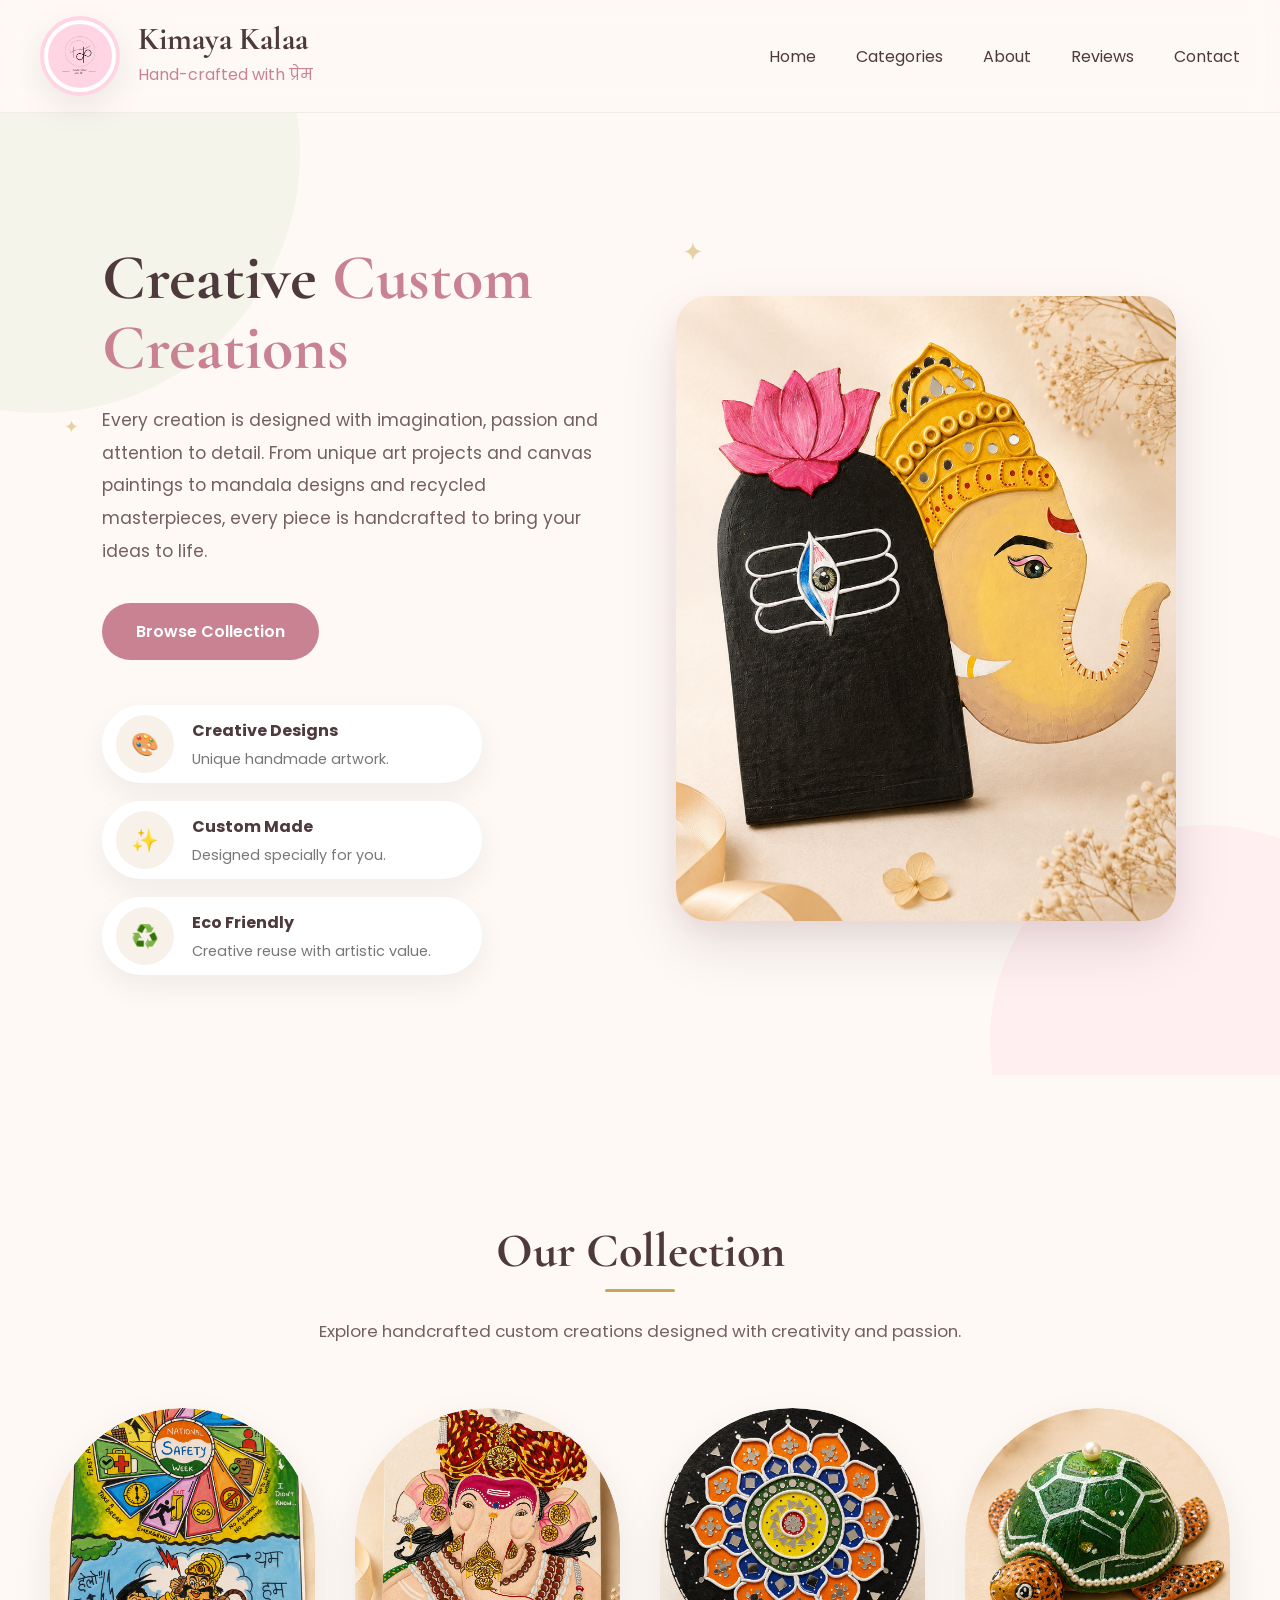
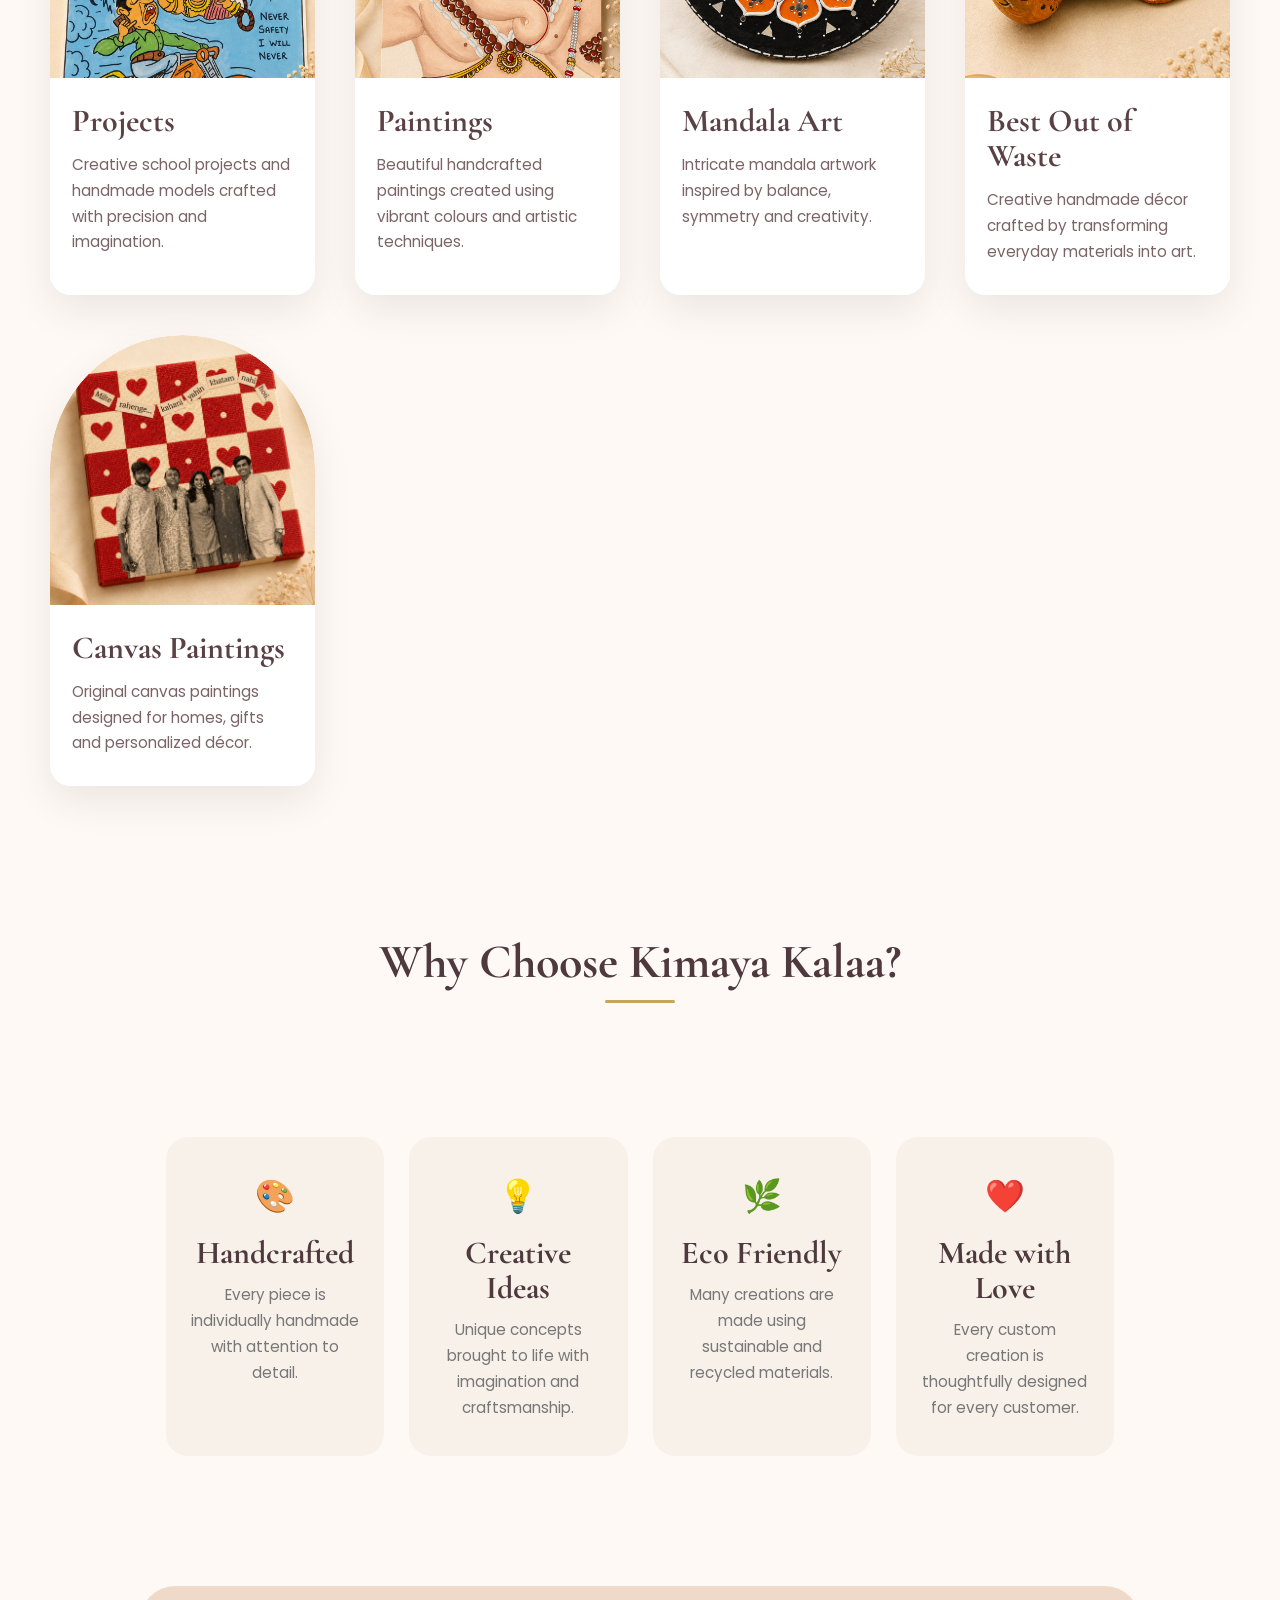
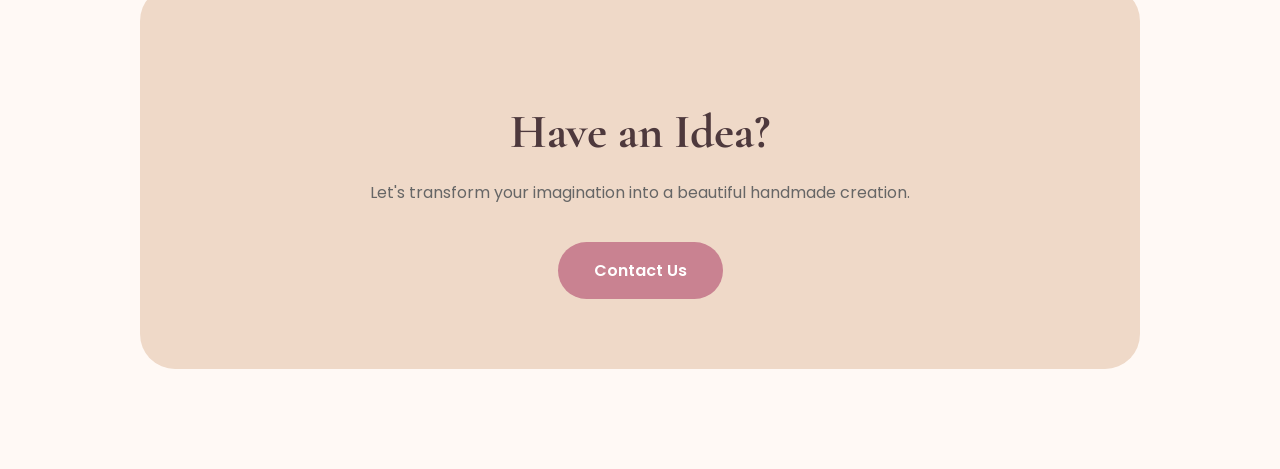
<file: custom.html>
<!DOCTYPE html>
<html lang="en">

<head>

    <meta charset="UTF-8">
    <meta name="viewport" content="width=device-width, initial-scale=1.0">

    <title>Custom Creations | Kimaya Kalaa</title>

    <link rel="preconnect" href="https://fonts.googleapis.com">
    <link rel="preconnect" href="https://fonts.gstatic.com" crossorigin>

    <link href="https://fonts.googleapis.com/css2?family=Cormorant+Garamond:wght@600;700&family=Poppins:wght@300;400;500;600&display=swap" rel="stylesheet">

    <link rel="stylesheet" href="css/style.css">

    <style>

    body{

    background:#FFF9F5;

}

/* ===================================
   HERO
=================================== */

.category-hero{

    position:relative;

    overflow:hidden;

    padding:130px 8% 100px;

    display:grid;

    grid-template-columns:1fr 1fr;

    gap:70px;

    align-items:center;

    background:#FFF9F5;

}

.category-hero::before{

    content:"";

    position:absolute;

    width:520px;

    height:520px;

    border-radius:50%;

    background:#E8EEDB;

    opacity:.45;

    top:-220px;

    left:-220px;

}

.category-hero::after{

    content:"";

    position:absolute;

    width:430px;

    height:430px;

    border-radius:50%;

    background:#FFDDE4;

    opacity:.35;

    bottom:-180px;

    right:-140px;

}

.category-content,
.category-image{

    position:relative;

    z-index:2;

}

.category-content h1{

    font-size:4rem;

    color:var(--text);

    margin-bottom:20px;

}

.category-content span{

    color:var(--accent);

}

.category-content p{

    font-size:1.08rem;

    line-height:1.9;

    max-width:560px;

    margin-bottom:35px;

}

.shop-btn{

    display:inline-block;

    padding:16px 34px;

    border-radius:50px;

    background:var(--accent);

    color:#fff;

    font-weight:600;

    transition:.3s;

}

.shop-btn:hover{

    opacity:.9;

}

.category-image{

    display:flex;

    justify-content:center;

    align-items:center;

}

.category-image img{

    width:100%;

    max-width:500px;

    aspect-ratio:4/5;

    object-fit:cover;

    border-radius:32px;

    box-shadow:
        0 25px 60px rgba(0,0,0,.10),
        0 10px 25px rgba(201,122,147,.10);

}


/* ===================================
   HERO FEATURES
=================================== */

.custom-hero-features{

    display:flex;

    flex-direction:column;

    gap:18px;

    margin-top:45px;

    max-width:380px;

}

.custom-hero-feature{

    display:flex;

    align-items:center;

    gap:18px;

    background:#fff;

    border-radius:60px;

    padding:10px 14px;

    box-shadow:0 12px 30px rgba(0,0,0,.06);

    transition:.35s;

}

.custom-hero-feature:hover{

    transform:translateY(-4px);

    box-shadow:0 20px 40px rgba(0,0,0,.10);

}

.custom-feature-icon{

    width:58px;

    height:58px;

    border-radius:50%;

    background:#F8F1EA;

    display:flex;

    justify-content:center;

    align-items:center;

    font-size:1.4rem;

    flex-shrink:0;

}

.custom-feature-text h4{

    margin:0 0 6px;

    font-size:1rem;

    color:var(--text);

}

.custom-feature-text p{

    margin:0;

    font-size:.9rem;

    color:#777;

    line-height:1.5;

}

/* ===================================
   COLLECTION
=================================== */

.custom-collection{

    max-width:1400px;

    margin:100px auto;

    padding:0 50px;

}

.custom-grid{

    display:grid;

    grid-template-columns:repeat(4,1fr);

    gap:40px;

    margin-top:60px;

}

/* Card */

.custom-card{

    background:#fff;

    overflow:hidden;

    border-radius:180px 180px 28px 28px;

    box-shadow:0 15px 40px rgba(0,0,0,.08);

    transition:.35s;

}

.custom-card:hover{

    transform:translateY(-10px);

    box-shadow:0 25px 55px rgba(0,0,0,.12);

}

/* Image */

.custom-image{

    height:270px;

    overflow:hidden;

    border-radius:180px 180px 0 0;

    background:#F6EFE8;

}

.custom-image img{

    width:100%;

    height:100%;

    object-fit:cover;

    display:block;

    transition:.5s;

}

.custom-card:hover .custom-image img{

    transform:scale(1.08);

}

/* Content */

.custom-card-content{

    padding:25px 22px 30px;

}

.custom-card-content h3{

    font-family:"Cormorant Garamond",serif;

    font-size:2rem;

    color:#5A4145;

    margin-bottom:14px;

}

.custom-card-content p{

    font-family:"Poppins",sans-serif;

    color:#7B6467;

    font-size:.95rem;

    line-height:1.7;

}

/* ===================================
   WHY CHOOSE
=================================== */

.features{

    width:min(1200px,90%);

    margin:100px auto;

    display:grid;

    grid-template-columns:repeat(4,1fr);

    gap:25px;

}

.feature{

    background:#F8F1EA;

    padding:35px 25px;

    border-radius:22px;

    text-align:center;

    transition:.35s;

}

.feature:hover{

    transform:translateY(-8px);

    box-shadow:0 18px 35px rgba(0,0,0,.08);

}

.feature span{

    display:block;

    font-size:2rem;

    margin-bottom:15px;

}

.feature h3{

    margin-bottom:12px;

    color:var(--text);

}

.feature p{

    color:#777;

    line-height:1.7;

    font-size:.95rem;

}


/* ===================================
   CTA
=================================== */

.cta{

    width:min(1000px,90%);

    margin:100px auto;

    padding:70px 40px;

    text-align:center;

    background: #EFD9C8;

    border-radius:35px;

}

.cta h2{

    font-size:3rem;

    color:var(--text);

    margin-bottom:20px;

}

.cta p{

    color:#666;

    margin-bottom:35px;

    line-height:1.8;

}

.cta a{

    display:inline-block;

    padding:16px 36px;

    border-radius:50px;

    background:var(--accent);

    color:#fff;

    font-weight:600;

    transition:.3s;

}

.cta a:hover{

    opacity:.9;

}


/* ===================================
   SPARKLES
=================================== */

.sparkle{

    position:absolute;

    color:#D8B56B;

    opacity:.6;

    pointer-events:none;

    z-index:2;

}

.sparkle1{

    top:120px;

    right:45%;

    font-size:26px;

}

.sparkle2{

    top:300px;

    left:5%;

    font-size:18px;

}

.sparkle3{

    bottom:170px;

    right:10%;

    font-size:24px;

}


/* ===================================
   RESPONSIVE
=================================== */

/* ---------- Tablet ---------- */

@media (max-width:1024px){

    .category-hero{

        grid-template-columns:1fr;

        gap:50px;

        text-align:center;

    }

    .category-content p{

        margin:20px auto 35px;

    }

    .category-image img{

        max-width:420px;

    }

    .custom-hero-features{

        margin:40px auto 0;

        max-width:420px;

    }

    .custom-grid{

        grid-template-columns:repeat(3,1fr);

        gap:22px;

    }

    .features{

        grid-template-columns:repeat(2,1fr);

    }

}


/* ---------- Mobile ---------- */

@media (max-width:768px){

    /* Hero */

    .category-hero{

        padding:90px 6% 60px;

        grid-template-columns:1fr;

        gap:35px;

        text-align:center;

    }

    .category-content h1{

        font-size:2.6rem;

    }

    .category-content p{

        font-size:.95rem;

        line-height:1.7;

        margin:18px auto 28px;

    }

    .shop-btn{

        display:block;

        width:100%;

        max-width:260px;

        margin:auto;

        text-align:center;

    }

    .category-image img{

        max-width:300px;

        border-radius:24px;

    }

    .custom-hero-features{

        max-width:100%;

        margin:30px auto 0;

        gap:15px;

    }

    .custom-hero-feature{

        width:100%;

        padding:10px 14px;

    }

    .custom-feature-icon{

        width:52px;

        height:52px;

        font-size:1.3rem;

    }

    .custom-feature-text h4{

        font-size:.95rem;

    }

    .custom-feature-text p{

        font-size:.82rem;

    }


    /* Section Titles */

    .section-title{

        margin:60px 0 40px;

    }

    .section-title h2{

        font-size:2.2rem;

    }

    .section-title p{

        font-size:.9rem;

    }


    /* Collection */

    .custom-collection{

        margin:70px auto;

        padding:0 15px;

    }

    .custom-grid{

        grid-template-columns:repeat(2,1fr);

        gap:18px;

    }

    .custom-card{

        border-radius:90px 90px 18px 18px;

    }

    .custom-image{

        height:170px;

        border-radius:90px 90px 0 0;

    }

    .custom-card-content{

        padding:16px;

    }

    .custom-card-content h3{

        font-size:1.25rem;

        margin-bottom:8px;

    }

    .custom-card-content p{

        font-size:.82rem;

        line-height:1.5;

    }


    /* Features */

    .features{

        grid-template-columns:repeat(2,1fr);

        gap:16px;

        margin:70px auto;

    }

    .feature{

        padding:22px 15px;

        border-radius:18px;

    }

    .feature span{

        font-size:1.6rem;

    }

    .feature h3{

        font-size:1.2rem;

        margin:12px 0;

    }

    .feature p{

        font-size:.85rem;

    }


    /* CTA */

    .cta{

        margin:70px auto;

        padding:45px 25px;

        border-radius:24px;

    }

    .cta h2{

        font-size:2rem;

    }

    .cta p{

        font-size:.92rem;

        line-height:1.6;

    }

    .cta a{

        display:block;

        width:100%;

        max-width:260px;

        margin:auto;

        text-align:center;

    }


    /* Decorative */

    .sparkle{

        display:none;

    }

}

</style>

</head>

<body>

<!-- ================= NAVBAR ================= -->

<header>

    <nav class="navbar">

        <!-- Logo -->

        <div class="logo">

            <a href="index.html#home">
                <img src="images/logo/logo.png" alt="Kimaya Kala Logo">
            </a>

            <div class="logo-text">

                <h2>Kimaya Kalaa</h2>
                <p>Hand-crafted with प्रेम</p>

            </div>

        </div>

        <!-- Desktop Navigation -->

        <ul class="nav-links">

            <li><a href="index.html#home">Home</a></li>
            <li><a href="index.html#categories">Categories</a></li>
            <li><a href="index.html#about">About</a></li>
            <li><a href="index.html#review">Reviews</a></li>
            <li><a href="index.html#contact">Contact</a></li>

        </ul>

        <!-- Mobile Hamburger -->

        <div class="menu-toggle" id="menu-toggle">

            <span></span>
            <span></span>
            <span></span>

        </div>

    </nav>

</header>

<!-- ================= HERO ================= -->

<section class="category-hero">

<div class="category-content">

<h1>Creative <span>Custom Creations</span></h1>

<p>

Every creation is designed with imagination, passion and attention to detail.
From unique art projects and canvas paintings to mandala designs and recycled
masterpieces, every piece is handcrafted to bring your ideas to life.

</p>

<a href="#collection" class="shop-btn">Browse Collection</a>

<div class="custom-hero-features">

<div class="custom-hero-feature">

<div class="custom-feature-icon">🎨</div>

<div class="custom-feature-text">

<h4>Creative Designs</h4>

<p>Unique handmade artwork.</p>

</div>

</div>

<div class="custom-hero-feature">

<div class="custom-feature-icon">✨</div>

<div class="custom-feature-text">

<h4>Custom Made</h4>

<p>Designed specially for you.</p>

</div>

</div>

<div class="custom-hero-feature">

<div class="custom-feature-icon">♻️</div>

<div class="custom-feature-text">

<h4>Eco Friendly</h4>

<p>Creative reuse with artistic value.</p>

</div>

</div>

</div>

</div>

<div class="category-image">

<img src="images/custom/hero.jpg" alt="Custom Creations">

</div>

<div class="sparkle sparkle1">✦</div>
<div class="sparkle sparkle2">✦</div>
<div class="sparkle sparkle3">✦</div>

</section>

<!-- ================= OUR COLLECTION ================= -->

<section class="custom-collection" id="collection">

<div class="section-title">

<h2>Our Collection</h2>

<p>

Explore handcrafted custom creations designed with creativity and passion.

</p>

</div>

<div class="custom-grid">

<!-- Projects -->

<div class="custom-card">

<div class="custom-image">

<img src="images/custom/projects.jpg" alt="Projects">

</div>

<div class="custom-card-content">

<h3>Projects</h3>

<p>

Creative school projects and handmade models crafted with precision and imagination.

</p>

</div>

</div>

<!-- Paintings -->

<div class="custom-card">

<div class="custom-image">

<img src="images/custom/paintings.jpg" alt="Paintings">

</div>

<div class="custom-card-content">

<h3>Paintings</h3>

<p>

Beautiful handcrafted paintings created using vibrant colours and artistic techniques.

</p>

</div>

</div>

<!-- Mandala Art -->

<div class="custom-card">

<div class="custom-image">

<img src="images/custom/mandala.jpg" alt="Mandala Art">

</div>

<div class="custom-card-content">

<h3>Mandala Art</h3>

<p>

Intricate mandala artwork inspired by balance, symmetry and creativity.

</p>

</div>

</div>

<!-- Best Out Of Waste -->

<div class="custom-card">

<div class="custom-image">

<img src="images/custom/best-out-of-waste.jpg" alt="Best Out Of Waste">

</div>

<div class="custom-card-content">

<h3>Best Out of Waste</h3>

<p>

Creative handmade décor crafted by transforming everyday materials into art.

</p>

</div>

</div>

<!-- Canvas Painting -->

<div class="custom-card">

<div class="custom-image">

<img src="images/custom/canvas.jpg" alt="Canvas Painting">

</div>

<div class="custom-card-content">

<h3>Canvas Paintings</h3>

<p>

Original canvas paintings designed for homes, gifts and personalized décor.

</p>

</div>

</div>

</div>

</section>


<!-- ================= WHY US ================= -->
 <div class="section-title">

<h2>Why Choose Kimaya Kalaa?</h2>

</div>
<section class="features">

<div class="feature">

<span>🎨</span>

<h3>Handcrafted</h3>

<p>Every piece is individually handmade with attention to detail.</p>

</div>

<div class="feature">

<span>💡</span>

<h3>Creative Ideas</h3>

<p>Unique concepts brought to life with imagination and craftsmanship.</p>

</div>

<div class="feature">

<span>🌿</span>

<h3>Eco Friendly</h3>

<p>Many creations are made using sustainable and recycled materials.</p>

</div>

<div class="feature">

<span>❤️</span>

<h3>Made with Love</h3>

<p>Every custom creation is thoughtfully designed for every customer.</p>

</div>

</section>

<!-- ================= CTA ================= -->

<section class="cta">

<h2>Have an Idea?</h2>

<p>

Let's transform your imagination into a beautiful handmade creation.

</p>

<a href="index.html#contact">Contact Us</a>

</section>

<!-- JavaScript -->
    <script src="js/script.js"></script>
    <script>

const menuToggle = document.getElementById("menu-toggle");
const navLinks = document.querySelector(".nav-links");

if(menuToggle){

    menuToggle.addEventListener("click",()=>{

        navLinks.classList.toggle("active");

    });

}

</script>

</body>

</html>
</file>
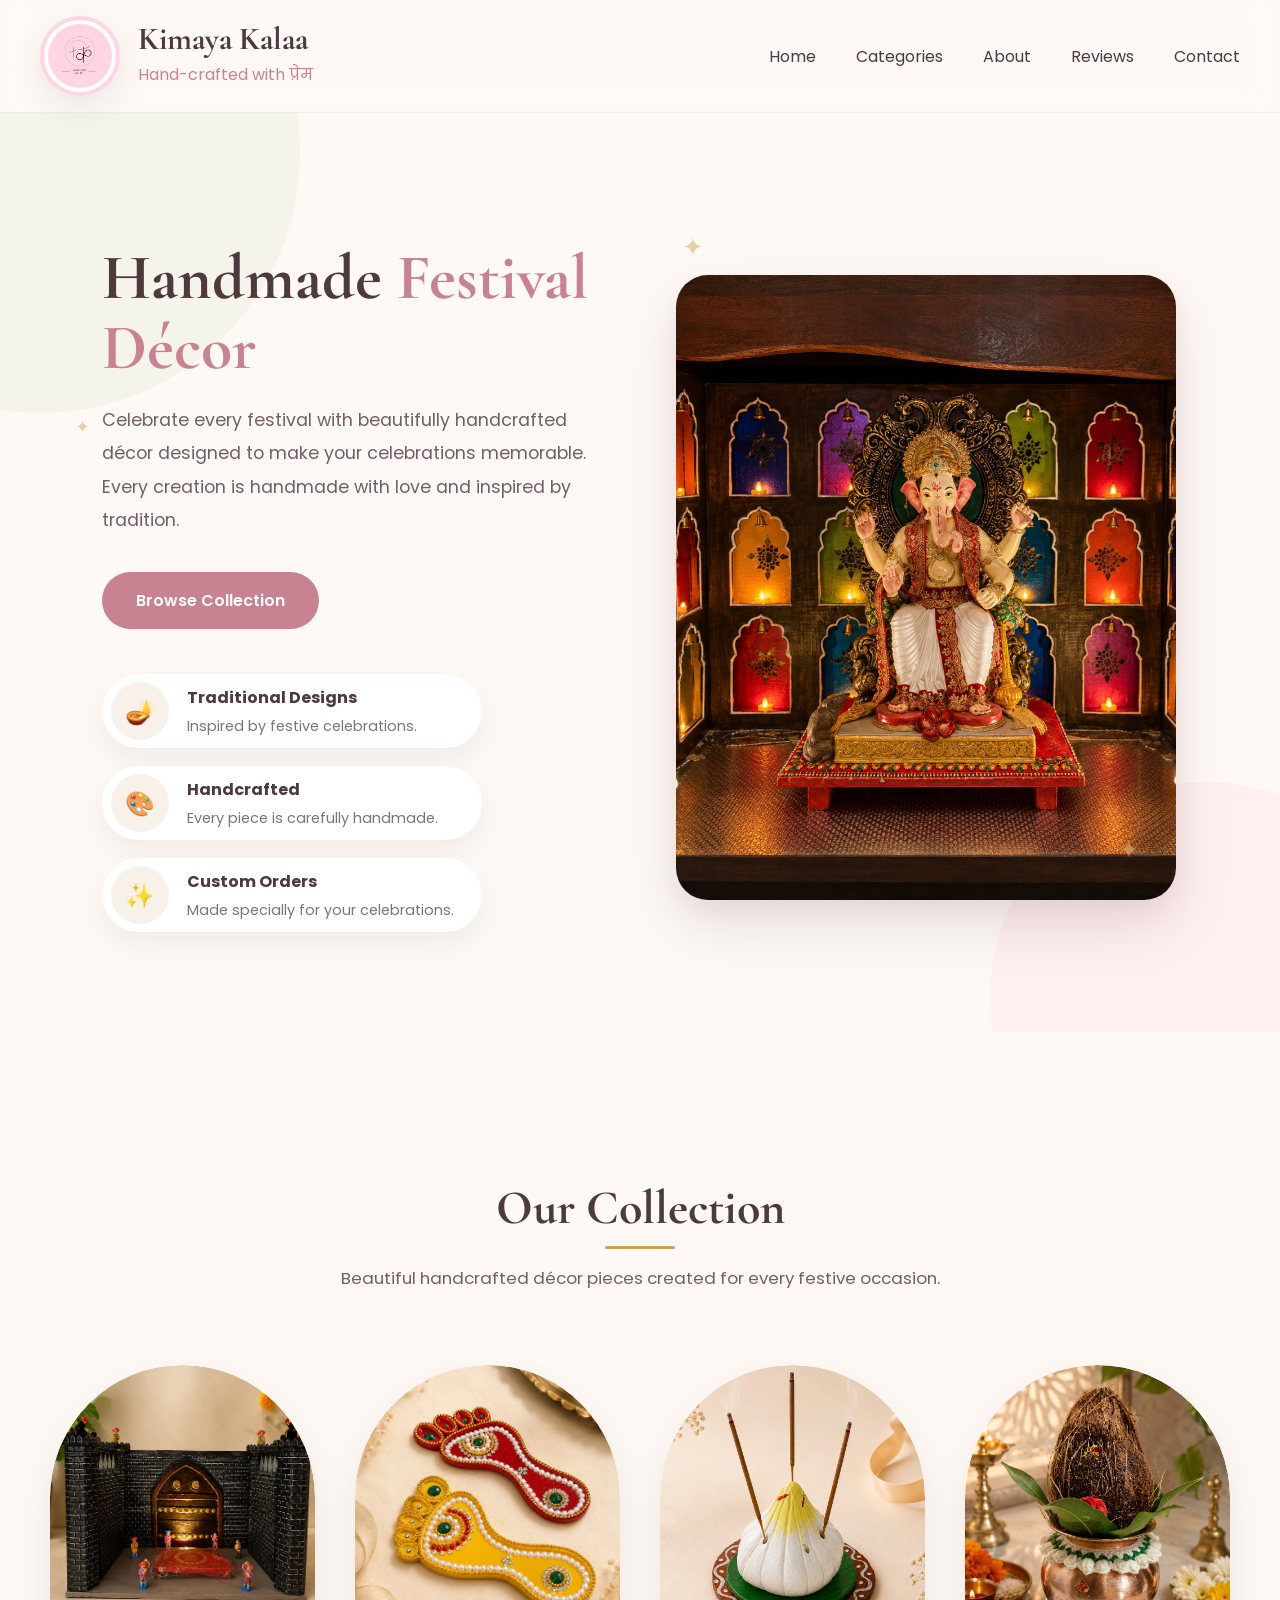
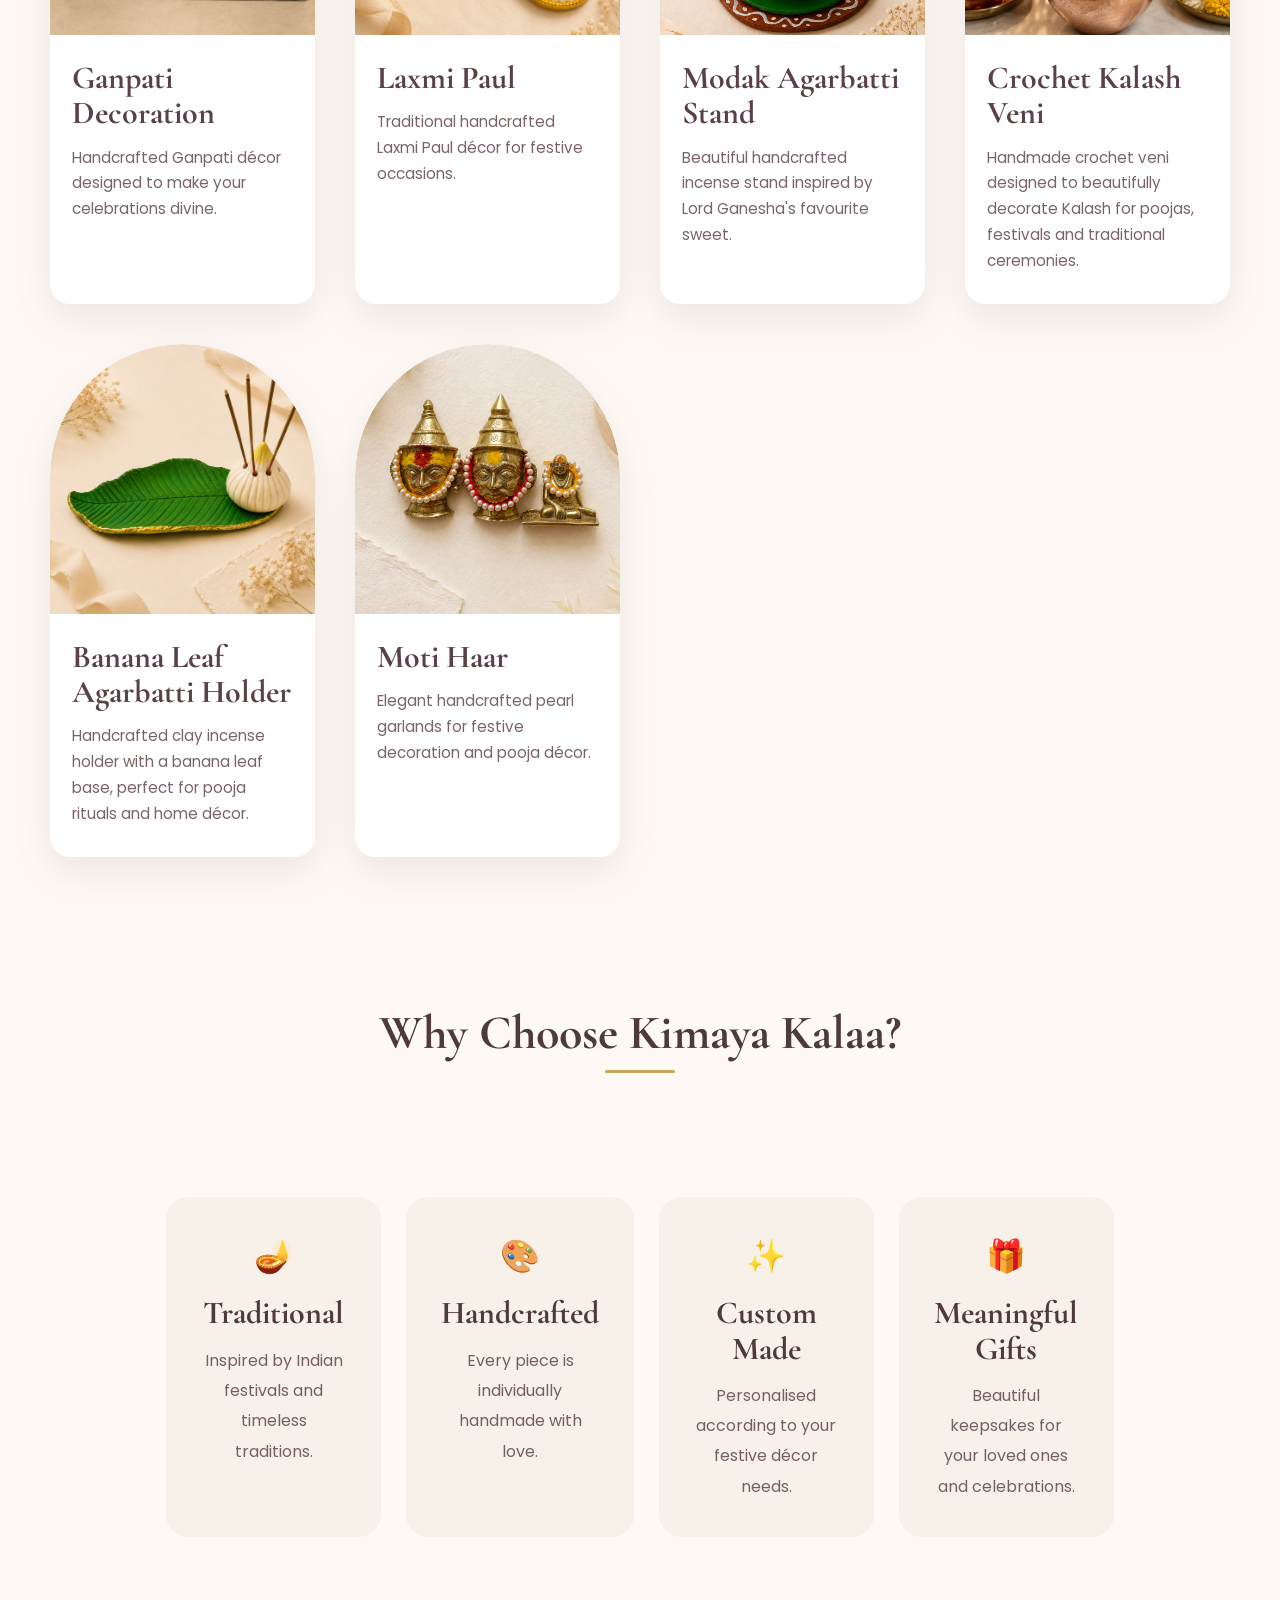
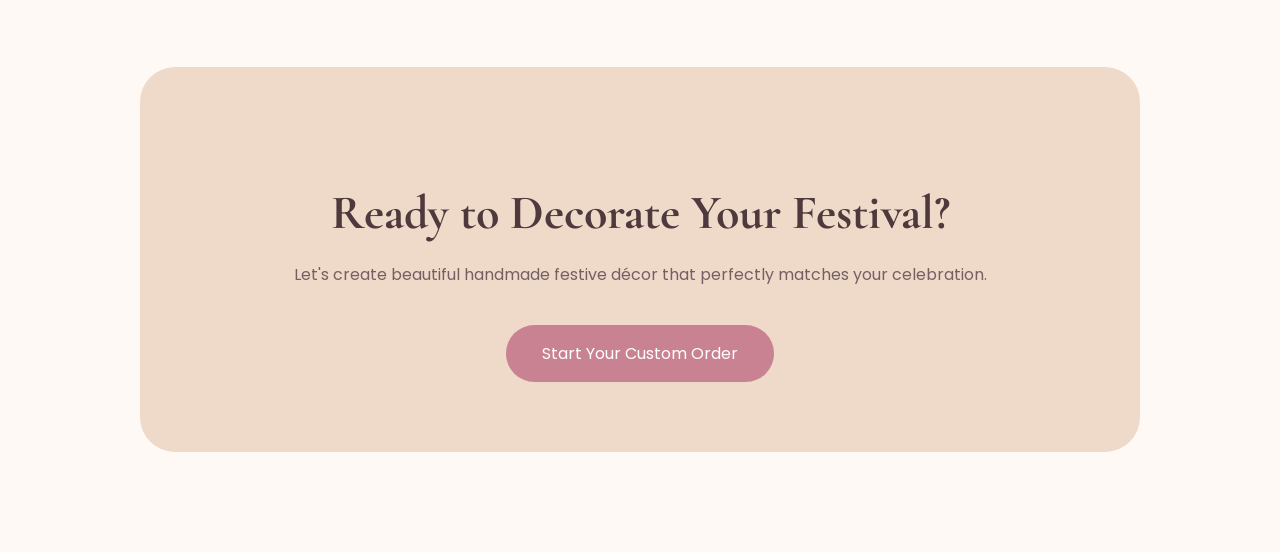
<file: festival.html>
<!DOCTYPE html>
<html lang="en">

<head>

    <meta charset="UTF-8">
    <meta name="viewport" content="width=device-width, initial-scale=1.0">

    <title>Festival Décor | Kimaya Kalaa</title>

    <link rel="preconnect" href="https://fonts.googleapis.com">
    <link rel="preconnect" href="https://fonts.gstatic.com" crossorigin>

    <link href="https://fonts.googleapis.com/css2?family=Cormorant+Garamond:wght@600;700&family=Poppins:wght@300;400;500;600&display=swap" rel="stylesheet">

    <link rel="stylesheet" href="css/style.css">

    <style>

    body{
    background:#FFF9F5;
}

/* ===========================
   HERO
=========================== */

.category-hero{

    position:relative;
    overflow:hidden;

    padding:130px 8% 100px;

    display:grid;
    grid-template-columns:1fr 1fr;
    gap:70px;
    align-items:center;

    background:#FFF9F5;

}

.category-hero::before{

    content:"";
    position:absolute;

    width:520px;
    height:520px;

    border-radius:50%;

    background:#E8EEDB;
    opacity:.45;

    top:-220px;
    left:-220px;

    z-index:0;

}

.category-hero::after{

    content:"";
    position:absolute;

    width:430px;
    height:430px;

    border-radius:50%;

    background:#FFDDE4;
    opacity:.35;

    bottom:-180px;
    right:-140px;

    z-index:0;

}

.category-content,
.category-image{

    position:relative;
    z-index:2;

}

.category-content h1{

    font-size:4rem;
    color:var(--text);
    margin-bottom:20px;

}

.category-content span{

    color:var(--accent);

}

.category-content p{

    font-size:1.1rem;
    line-height:1.9;
    max-width:560px;
    margin-bottom:35px;

}

.shop-btn{

    display:inline-block;

    padding:16px 34px;

    border-radius:50px;

    background:var(--accent);
    color:white;

    font-weight:600;

}

.category-image{

    display:flex;
    justify-content:center;
    align-items:center;

}

.category-image img{

    width:100%;
    max-width:500px;

    aspect-ratio:4/5;

    object-fit:cover;

    border-radius:32px;

    box-shadow:
    0 25px 60px rgba(0,0,0,.10),
    0 10px 25px rgba(201,122,147,.10);

}

/* ===========================
   FESTIVAL HERO FEATURES
=========================== */

.festival-hero-features{

    display:flex;
    flex-direction:column;
    gap:18px;
    margin-top:45px;
    max-width:380px;

}

.festival-hero-feature{

    display:flex;
    align-items:center;
    gap:18px;

    background:#fff;

    border-radius:60px;

    padding:8px 9px;

    box-shadow:0 12px 30px rgba(0,0,0,.06);

    transition:.35s;

}

.festival-hero-feature:hover{

    transform:translateY(-4px);

    box-shadow:0 20px 40px rgba(0,0,0,.10);

}

.festival-feature-icon{

    width:58px;
    height:58px;

    border-radius:50%;

    background:#F8F1EA;

    display:flex;
    justify-content:center;
    align-items:center;

    font-size:1.5rem;

    flex-shrink:0;

}

.festival-feature-text h4{

    margin:0 0 6px;

    font-size:1rem;

    color:var(--text);

}

.festival-feature-text p{

    margin:0;

    font-size:.9rem;

    color:#777;

    line-height:1.5;

}

/* ===========================
   SECTION TITLE
=========================== */

.section-title{

    text-align:center;

    margin:70px 0;

}

.section-title h2{

    font-size:3rem;

}

.section-title p{

    margin-top:10px;

}

/* ===================================
   FESTIVAL COLLECTION
=================================== */

.festival-collection{

    max-width:1400px;

    margin:100px auto;

    padding:0 50px;

}

.festival-grid{

    display:grid;

    grid-template-columns:repeat(4,1fr);

    gap:40px;

    margin-top:60px;

}

.festival-card{

    background:#fff;

    overflow:hidden;

    border-radius:180px 180px 28px 28px;

    box-shadow:0 15px 40px rgba(0,0,0,.08);

    transition:.35s;

}

.festival-card:hover{

    transform:translateY(-10px);

    box-shadow:0 25px 55px rgba(0,0,0,.12);

}

.festival-image{

    height:270px;

    overflow:hidden;

    border-radius:180px 180px 0 0;

    background:#F6EFE8;

}

.festival-image img{

    width:100%;

    height:100%;

    object-fit:cover;

    display:block;

    transition:.5s;

}

.festival-card:hover .festival-image img{

    transform:scale(1.08);

}

.festival-card-content{

    padding:25px 22px 30px;

}

.festival-card-content h3{

    font-family:"Cormorant Garamond",serif;

    font-size:2rem;

    color:#5A4145;

    margin-bottom:14px;

}

.festival-card-content p{

    font-family:"Poppins",sans-serif;

    color:#7B6467;

    font-size:.95rem;

    line-height:1.7;

}

/* ===========================
   WHY CHOOSE US
=========================== */

.features{

    width:min(1200px,90%);

    margin:90px auto;

    display:grid;

    grid-template-columns:repeat(4,1fr);

    gap:25px;

}

.feature{

    background:#F8F1EA;

    padding:35px;

    border-radius:22px;

    text-align:center;

}

.feature span{

    font-size:2rem;

}

.feature h3{

    margin:15px 0;

}

/* ===========================
   CTA
=========================== */

.cta{

    margin:100px auto;

    width:min(1000px,90%);

    text-align:center;

    background: #EFD9C8;

    padding:70px 40px;

    border-radius:35px;

}

.cta h2{

    font-size:3rem;

    margin-bottom:20px;

}

.cta p{

    margin-bottom:35px;

}

.cta a{

    display:inline-block;

    background:var(--accent);

    color:#fff;

    padding:16px 36px;

    border-radius:50px;

}

/* ===========================
   SPARKLES
=========================== */

.sparkle{

    position:absolute;

    color:#D8B56B;

    opacity:.6;

    font-size:26px;

    z-index:2;

    pointer-events:none;

}

.sparkle1{

    top:115px;
    right:45%;

}

.sparkle2{

    top:300px;
    right:93%;

    font-size:18px;

}

.sparkle3{

    bottom:165px;
    right:11%;

    font-size:24px;

}

/* ===================================
   HERO - MOBILE
=================================== */

@media(max-width:768px){

    .category-hero{

        grid-template-columns:1fr;
        gap:40px;

        padding:90px 6% 60px;

        text-align:center;

    }

    .category-content h1{

        font-size:2.7rem;

    }

    .category-content p{

        margin:20px auto 30px;

        font-size:.95rem;

    }

    .category-image img{

        max-width:340px;

    }

    .festival-hero-features{

        max-width:100%;

        margin:35px auto 0;

    }

}

/* ===================================
   RESPONSIVE
=================================== */

/* ---------- Tablet ---------- */

@media (max-width:1024px){

    .category-hero{

        grid-template-columns:1fr;

        gap:50px;

        text-align:center;

    }

    .category-content p{

        margin:20px auto 35px;

    }

    .category-image img{

        max-width:420px;

    }

    .festival-hero-features{

        margin:40px auto 0;

        max-width:420px;

    }

    .festival-grid{

        grid-template-columns:repeat(3,1fr);

        gap:22px;

    }

    .features{

        grid-template-columns:repeat(2,1fr);

    }

}


/* ---------- Mobile ---------- */

@media (max-width:768px){

    .category-hero{

        padding:90px 6% 60px;

        grid-template-columns:1fr;

        gap:35px;

        text-align:center;

    }

    .category-content h1{

        font-size:2.6rem;

    }

    .category-content p{

        font-size:.95rem;

        line-height:1.7;

        margin:18px auto 28px;

    }

    .shop-btn{

        display:block;

        width:100%;

        max-width:260px;

        margin:auto;

        text-align:center;

    }

    .category-image img{

        max-width:300px;

        border-radius:24px;

    }

    .festival-hero-features{

        max-width:100%;

        margin:30px auto 0;

        gap:15px;

    }

    .festival-hero-feature{

        width:100%;

        padding:10px 14px;

    }

    .festival-feature-icon{

        width:52px;

        height:52px;

        font-size:1.3rem;

    }

    .festival-feature-text h4{

        font-size:.95rem;

    }

    .festival-feature-text p{

        font-size:.82rem;

    }


    /* Section Titles */

    .section-title{

        margin:60px 0 40px;

    }

    .section-title h2{

        font-size:2.2rem;

    }

    .section-title p{

        font-size:.9rem;

    }


    /* Collection */

    .festival-collection{

        margin:70px auto;

        padding:0 15px;

    }

    .festival-grid{

        grid-template-columns:repeat(2,1fr);

        gap:18px;

    }

    .festival-card{

        border-radius:90px 90px 18px 18px;

    }

    .festival-image{

        height:170px;

        border-radius:90px 90px 0 0;

    }

    .festival-card-content{

        padding:16px;

    }

    .festival-card-content h3{

        font-size:1.25rem;

        margin-bottom:8px;

    }

    .festival-card-content p{

        font-size:.82rem;

        line-height:1.5;

    }


    /* Features */

    .features{

        grid-template-columns:repeat(2,1fr);

        gap:16px;

        margin:70px auto;

    }

    .feature{

        padding:22px 15px;

        border-radius:18px;

    }

    .feature span{

        font-size:1.6rem;

    }

    .feature h3{

        font-size:1.2rem;

        margin:12px 0;

    }

    .feature p{

        font-size:.85rem;

    }


    /* CTA */

    .cta{

        margin:70px auto;

        padding:45px 25px;

        border-radius:24px;

    }

    .cta h2{

        font-size:2rem;

    }

    .cta p{

        font-size:.92rem;

        line-height:1.6;

    }

    .cta a{

        display:block;

        width:100%;

        max-width:260px;

        margin:auto;

        text-align:center;

    }


    /* Decorative */

    .sparkle{

        display:none;

    }

}

    </style>

</head>

<body>

<!-- ================= NAVBAR ================= -->

<header>

    <nav class="navbar">

        <!-- Logo -->

        <div class="logo">

            <a href="index.html#home">
                <img src="images/logo/logo.png" alt="Kimaya Kala Logo">
            </a>

            <div class="logo-text">

                <h2>Kimaya Kalaa</h2>
                <p>Hand-crafted with प्रेम</p>

            </div>

        </div>

        <!-- Desktop Navigation -->

        <ul class="nav-links">

            <li><a href="index.html#home">Home</a></li>
            <li><a href="index.html#categories">Categories</a></li>
            <li><a href="index.html#about">About</a></li>
            <li><a href="index.html#review">Reviews</a></li>
            <li><a href="index.html#contact">Contact</a></li>

        </ul>

        <!-- Mobile Hamburger -->

        <div class="menu-toggle" id="menu-toggle">

            <span></span>
            <span></span>
            <span></span>

        </div>

    </nav>

</header>



<!-- ================= HERO ================= -->

<section class="category-hero">

<div class="category-content">

<h1>Handmade <span>Festival Décor</span></h1>

<p>

Celebrate every festival with beautifully handcrafted décor designed to make your celebrations memorable. Every creation is handmade with love and inspired by tradition.

</p>

<a href="#collection" class="shop-btn">

Browse Collection

</a>

<div class="festival-hero-features">

<div class="festival-hero-feature">

<div class="festival-feature-icon">🪔</div>

<div class="festival-feature-text">

<h4>Traditional Designs</h4>

<p>Inspired by festive celebrations.</p>

</div>

</div>

<div class="festival-hero-feature">

<div class="festival-feature-icon">🎨</div>

<div class="festival-feature-text">

<h4>Handcrafted</h4>

<p>Every piece is carefully handmade.</p>

</div>

</div>

<div class="festival-hero-feature">

<div class="festival-feature-icon">✨</div>

<div class="festival-feature-text">

<h4>Custom Orders</h4>

<p>Made specially for your celebrations.</p>

</div>

</div>

</div>

</div>

<div class="category-image">

<img src="images/festival/hero.jpg" alt="Festival Decor">

</div>

<div class="sparkle sparkle1">✦</div>
<div class="sparkle sparkle2">✦</div>
<div class="sparkle sparkle3">✦</div>

</section>



<!-- ================= OUR COLLECTION ================= -->

<section class="festival-collection" id="collection">

<div class="section-title">

<h2>Our Collection</h2>

<p>

Beautiful handcrafted décor pieces created for every festive occasion.

</p>

</div>

<div class="festival-grid">

<!-- Ganpati Decoration -->

<div class="festival-card">

<div class="festival-image">

<img src="images/festival/ganpati-decoration.jpg" alt="Ganpati Decoration">

</div>

<div class="festival-card-content">

<h3>Ganpati Decoration</h3>

<p>

Handcrafted Ganpati décor designed to make your celebrations divine.

</p>

</div>

</div>



<!-- Laxmi Paul -->

<div class="festival-card">

<div class="festival-image">

<img src="images/festival/laxmi-paul.jpg" alt="Laxmi Paul">

</div>

<div class="festival-card-content">

<h3>Laxmi Paul</h3>

<p>

Traditional handcrafted Laxmi Paul décor for festive occasions.

</p>

</div>

</div>



<!-- Modak Agarbatti Stand -->

<div class="festival-card">

<div class="festival-image">

<img src="images/festival/modak-agarbatti-stand.jpg" alt="Modak Agarbatti Stand">

</div>

<div class="festival-card-content">

<h3>Modak Agarbatti Stand</h3>

<p>

Beautiful handcrafted incense stand inspired by Lord Ganesha's favourite sweet.

</p>

</div>

</div>


<!-- Crochet Kalash Veni -->

<div class="festival-card">

<div class="festival-image">

<img src="images/festival/kalash-veni.jpg" alt="Crochet Kalash Veni">
</div>

<div class="festival-card-content">

<h3>Crochet Kalash Veni</h3>

<p>

Handmade crochet veni designed to beautifully decorate Kalash for poojas, festivals and traditional ceremonies.


</p>

</div>

</div>

<!-- Banana Leaf Agarbatti Holder -->

<div class="festival-card">

    <div class="festival-image">

        <img src="images/festival/banana-leaf-agarbatti-holder.jpg" alt="Banana Leaf Agarbatti Holder">

    </div>

    <div class="festival-card-content">

        <h3>Banana Leaf Agarbatti Holder</h3>

        <p>
            Handcrafted clay incense holder with a banana leaf base, perfect for pooja rituals and home décor.
        </p>

    </div>

</div>


<!-- Moti Haar -->

<div class="festival-card">

<div class="festival-image">

<img src="images/festival/moti-haar.jpg" alt="Moti Haar">

</div>

<div class="festival-card-content">

<h3>Moti Haar</h3>

<p>

Elegant handcrafted pearl garlands for festive decoration and pooja décor.

</p>

</div>

</div>

</div>

</section>



<!-- ================= WHY CHOOSE US ================= -->

<div class="section-title">

<h2>Why Choose Kimaya Kalaa?</h2>

</div>

<section class="features">

<div class="feature">

<span>🪔</span>

<h3>Traditional</h3>

<p>

Inspired by Indian festivals and timeless traditions.

</p>

</div>

<div class="feature">

<span>🎨</span>

<h3>Handcrafted</h3>

<p>

Every piece is individually handmade with love.

</p>

</div>

<div class="feature">

<span>✨</span>

<h3>Custom Made</h3>

<p>

Personalised according to your festive décor needs.

</p>

</div>

<div class="feature">

<span>🎁</span>

<h3>Meaningful Gifts</h3>

<p>

Beautiful keepsakes for your loved ones and celebrations.

</p>

</div>

</section>



<!-- ================= CTA ================= -->

<section class="cta">

<h2>Ready to Decorate Your Festival?</h2>

<p>

Let's create beautiful handmade festive décor that perfectly matches your celebration.

</p>

<a href="https://wa.me/919136813082">

Start Your Custom Order

</a>

</section>


<!-- JavaScript -->
    <script src="js/script.js"></script>
    <script>

const menuToggle = document.getElementById("menu-toggle");
const navLinks = document.querySelector(".nav-links");

if(menuToggle){

    menuToggle.addEventListener("click",()=>{

        navLinks.classList.toggle("active");

    });

}

</script>
</body>

</html>
</file>
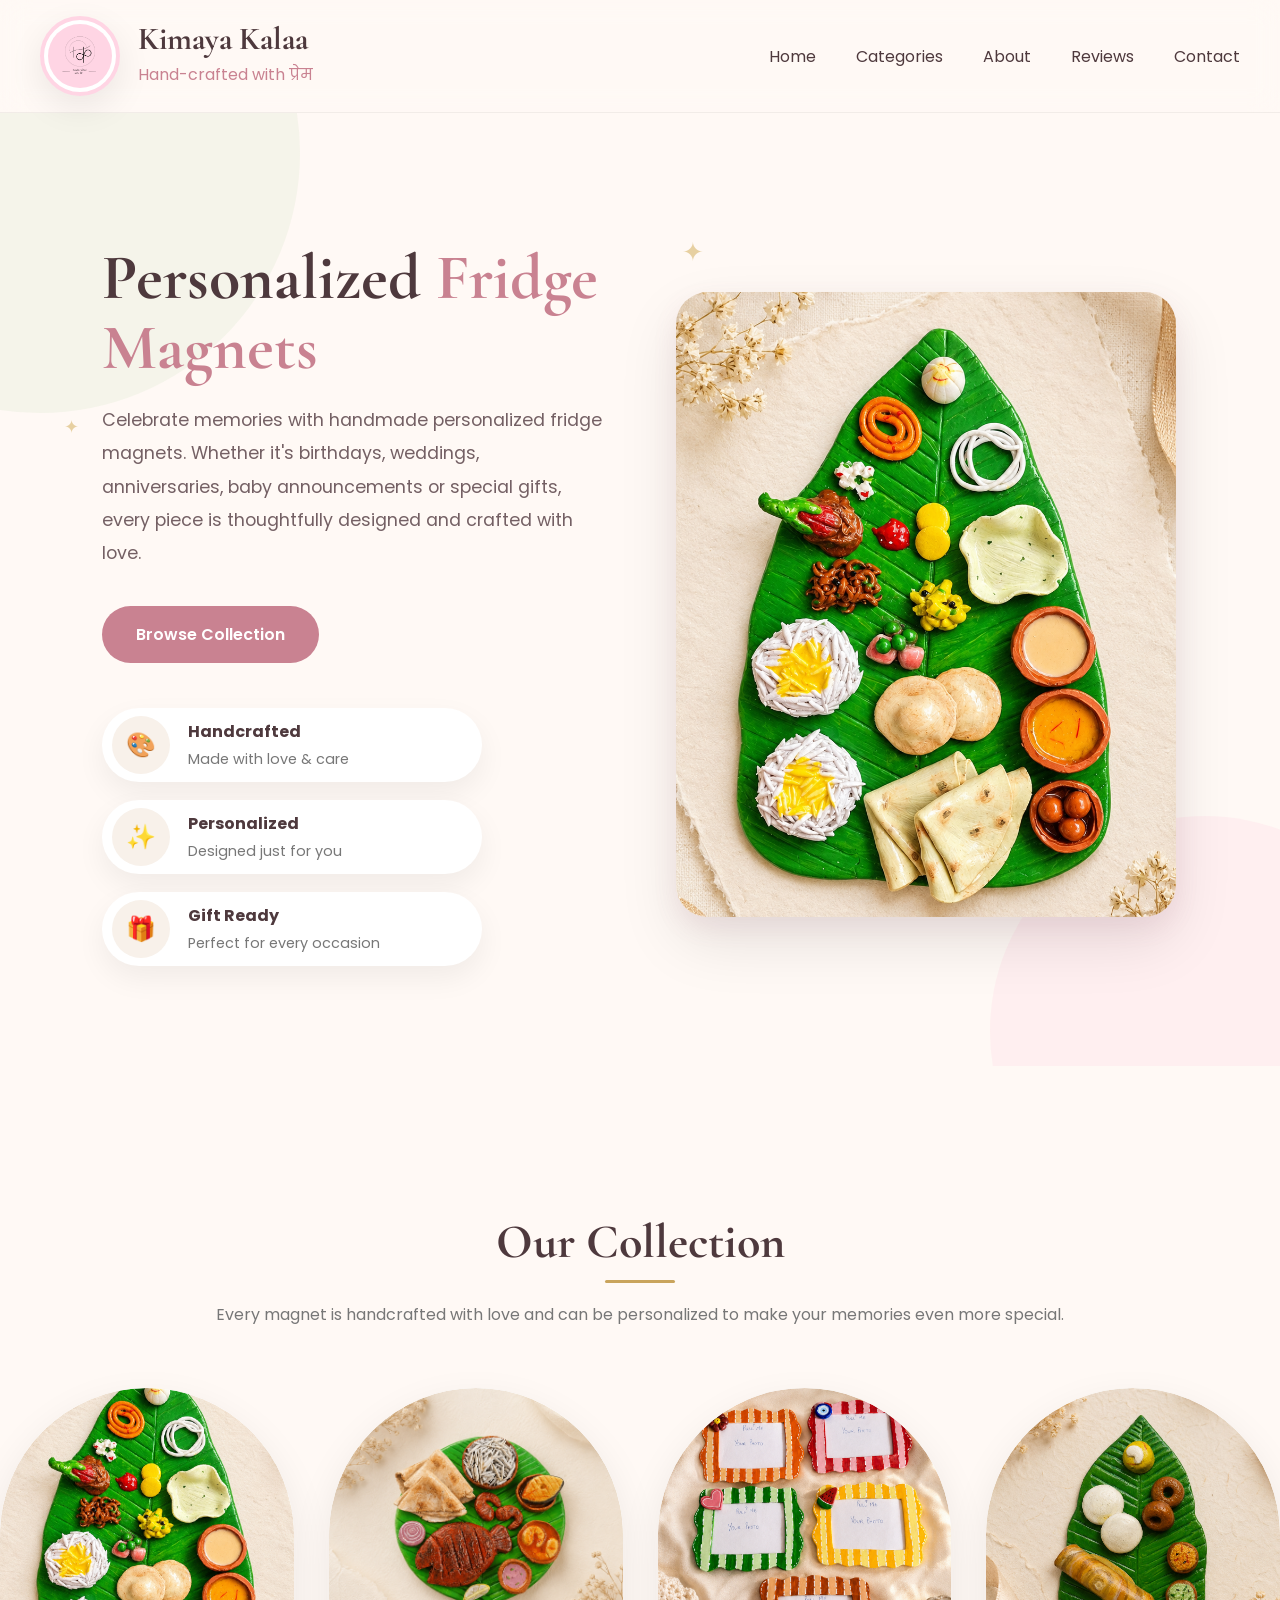
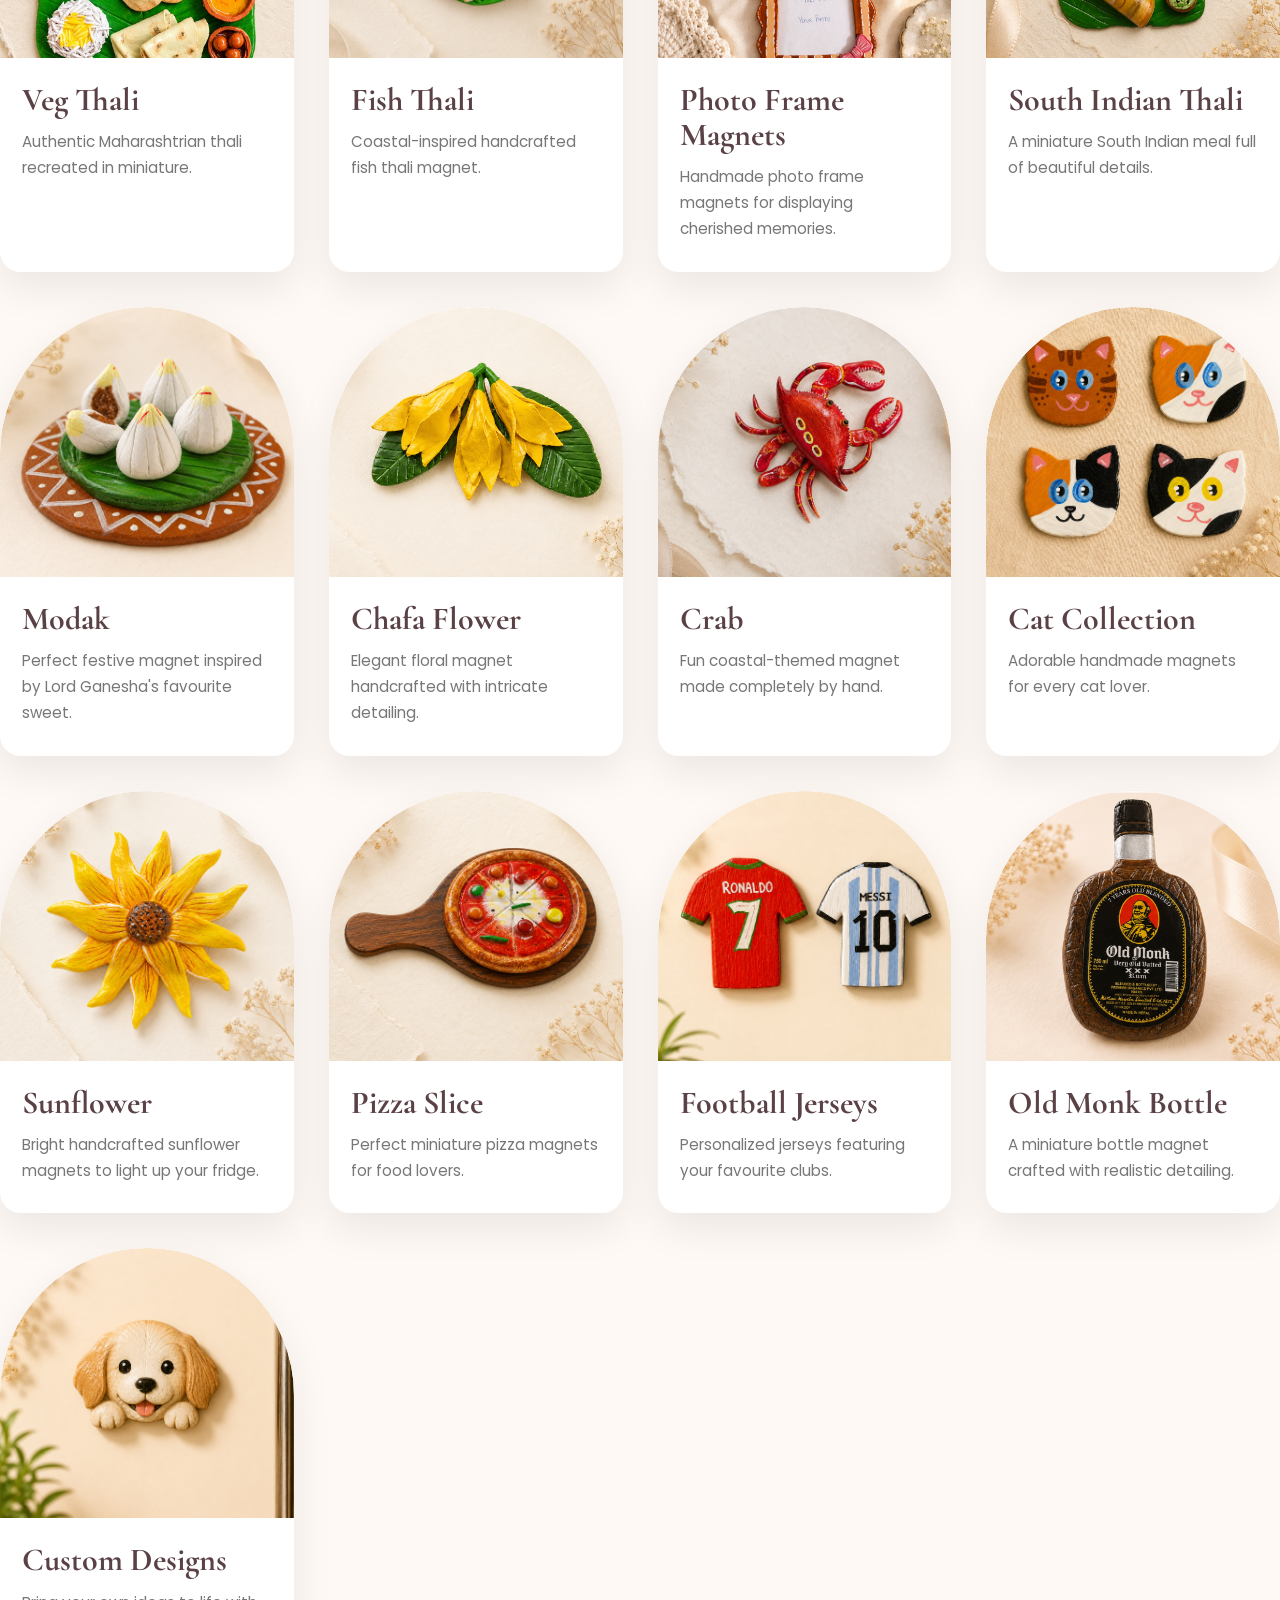
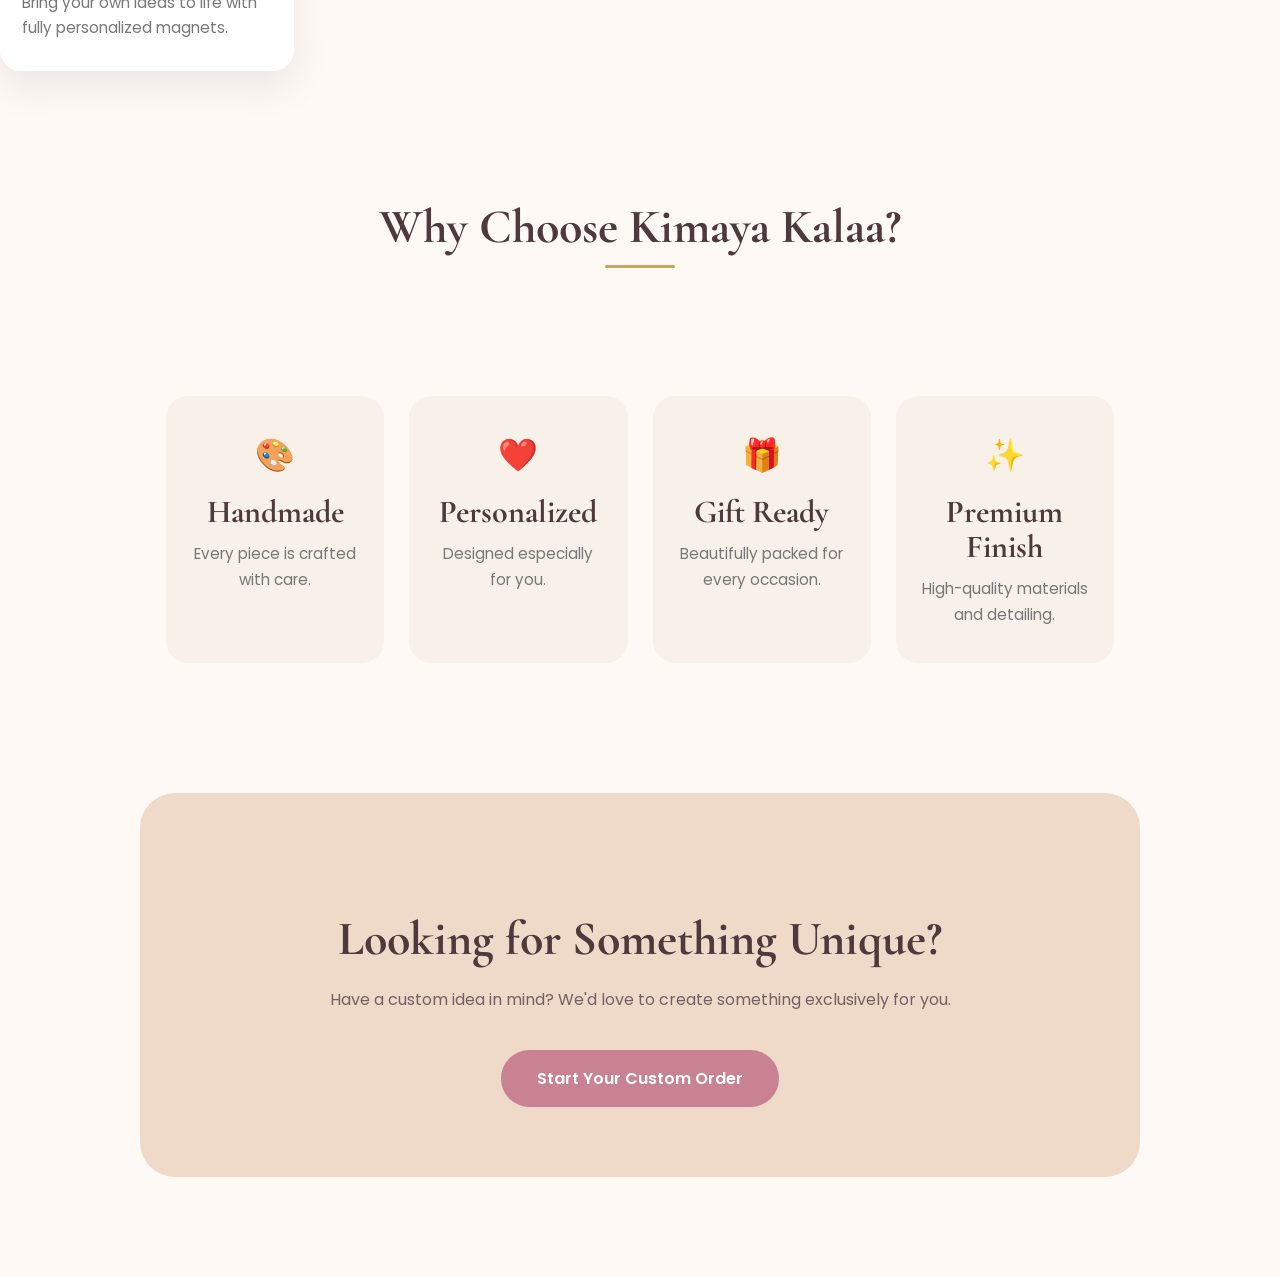
<file: magnets.html>
<!DOCTYPE html>
<html lang="en">

<head>

<meta charset="UTF-8">
<meta name="viewport" content="width=device-width, initial-scale=1.0">

<title>Personalized Fridge Magnets | Kimaya Kalaa</title>

<link rel="preconnect" href="https://fonts.googleapis.com">
<link rel="preconnect" href="https://fonts.gstatic.com" crossorigin>

<link href="https://fonts.googleapis.com/css2?family=Cormorant+Garamond:wght@600;700&family=Poppins:wght@300;400;500;600&display=swap" rel="stylesheet">

<link rel="stylesheet" href="css/style.css">

<style>

body{
    background:#FFF9F5;
}

/* ===================================
   HERO
=================================== */

.category-hero{

    position:relative;
    overflow:hidden;

    display:grid;
    grid-template-columns:1fr 1fr;
    align-items:center;
    gap:70px;

    padding:130px 8% 100px;

    background:#FFF9F5;

}

.category-hero::before{

    content:"";

    position:absolute;

    width:520px;
    height:520px;

    border-radius:50%;

    background:#E8EEDB;

    opacity:.45;

    top:-220px;
    left:-220px;

}

.category-hero::after{

    content:"";

    position:absolute;

    width:430px;
    height:430px;

    border-radius:50%;

    background:#FFDDE4;

    opacity:.35;

    bottom:-180px;
    right:-140px;

}

.category-content,
.category-image{

    position:relative;
    z-index:2;

}

.category-content h1{

    font-size:4rem;
    color:var(--text);

    margin-bottom:20px;

}

.category-content span{

    color:var(--accent);

}

.category-content p{

    font-size:1.1rem;
    line-height:1.9;

    max-width:560px;

    margin-bottom:35px;

}

.shop-btn{

    display:inline-block;

    padding:16px 34px;

    border-radius:50px;

    background:var(--accent);

    color:#fff;

    font-weight:600;

    transition:.3s;

}

.shop-btn:hover{

    opacity:.9;

}

.category-image{

    display:flex;
    justify-content:center;
    align-items:center;

}

.category-image img{

    width:100%;
    max-width:500px;

    aspect-ratio:4/5;

    object-fit:cover;

    border-radius:32px;

    box-shadow:
    0 25px 60px rgba(0,0,0,.10),
    0 10px 25px rgba(201,122,147,.10);

}

/* ===================================
   HERO FEATURES
=================================== */

.magnet-hero-features{

    display:flex;
    flex-direction:column;

    gap:18px;

    margin-top:45px;

    max-width:380px;

}

.magnet-hero-feature{

    display:flex;
    align-items:center;
    gap:18px;

    background:#fff;

    border-radius:60px;

    padding:8px 10px;

    box-shadow:0 12px 30px rgba(0,0,0,.06);

    transition:.35s;

}

.magnet-hero-feature:hover{

    transform:translateY(-4px);

    box-shadow:0 18px 35px rgba(0,0,0,.10);

}

.magnet-feature-icon{

    width:58px;
    height:58px;

    border-radius:50%;

    background:#F8F1EA;

    display:flex;
    justify-content:center;
    align-items:center;

    font-size:1.5rem;

    flex-shrink:0;

}

.magnet-feature-text h4{

    margin-bottom:5px;

    color:var(--text);

}

.magnet-feature-text p{

    margin:0;

    color:#777;

    font-size:.9rem;

    line-height:1.5;

}

/* ===================================
   SECTION TITLE
=================================== */

.section-title{

    text-align:center;

    margin:80px 0 60px;

}

.section-title h2{

    font-size:3rem;

    color:var(--text);

    margin-bottom:12px;

}

.section-title p{

    color:#777;

    font-size:1rem;

    line-height:1.7;

}


/* ===================================
   MAGNET COLLECTION
=================================== */

.magnet-collection{

    max-width:1400px;

    margin:100px auto;

    padding:0 50px;

}

.magnet-grid{

    display:grid;

    grid-template-columns:repeat(4,1fr);

    gap:35px;

}


/* ===================================
   MAGNET CARD
=================================== */

.magnet-card{

    background:#fff;

    overflow:hidden;

    border-radius:170px 170px 24px 24px;

    box-shadow:0 15px 40px rgba(0,0,0,.08);

    transition:.35s;

}

.magnet-card:hover{

    transform:translateY(-10px);

    box-shadow:0 25px 55px rgba(0,0,0,.12);

}


/* ===================================
   IMAGE
=================================== */

.magnet-image{

    height:270px;

    overflow:hidden;

    border-radius:170px 170px 0 0;

    background:#F6EFE8;

}

.magnet-image img{

    width:100%;

    height:100%;

    object-fit:cover;

    display:block;

    transition:.5s;

}

.magnet-card:hover .magnet-image img{

    transform:scale(1.08);

}


/* ===================================
   CONTENT
=================================== */

.magnet-card-content{

    padding:24px 22px 30px;

}

.magnet-card-content h3{

    font-family:"Cormorant Garamond",serif;

    font-size:2rem;

    color:#5A4145;

    margin-bottom:12px;

}

.magnet-card-content p{

    font-family:"Poppins",sans-serif;

    color:#777;

    font-size:.95rem;

    line-height:1.7;

}
/* ===================================
   FEATURES
=================================== */

.features{

    width:min(1200px,90%);

    margin:100px auto;

    display:grid;

    grid-template-columns:repeat(4,1fr);

    gap:25px;

}

.feature{

    background:#F8F1EA;

    padding:35px 25px;

    border-radius:22px;

    text-align:center;

    transition:.35s;

}

.feature:hover{

    transform:translateY(-8px);

    box-shadow:0 18px 35px rgba(0,0,0,.08);

}

.feature span{

    display:block;

    font-size:2rem;

    margin-bottom:15px;

}

.feature h3{

    margin-bottom:12px;

    color:var(--text);

}

.feature p{

    color:#777;

    line-height:1.7;

    font-size:.95rem;

}


/* ===================================
   CTA
=================================== */

.cta{

    width:min(1000px,90%);

    margin:100px auto;

    padding:70px 40px;

    text-align:center;

    background: #EFD9C8;

    border-radius:35px;

}

.cta h2{

    font-size:3rem;

    color: --var(text);

    margin-bottom:20px;

}

.cta p{

    color:--var(text);

    margin-bottom:35px;

    line-height:1.8;

}

.cta a{

    display:inline-block;

    padding:16px 36px;

    border-radius:50px;

    background:var(--accent);

    color:#fff;

    font-weight:600;

    transition:.3s;

}

.cta a:hover{

    opacity:.9;

}


/* ===================================
   SPARKLES
=================================== */

.sparkle{

    position:absolute;

    color:#D8B56B;

    opacity:.6;

    pointer-events:none;

    z-index:2;

}

.sparkle1{

    top:120px;

    right:45%;

    font-size:26px;

}

.sparkle2{

    top:300px;

    left:5%;

    font-size:18px;

}

.sparkle3{

    bottom:170px;

    right:10%;

    font-size:24px;

}

/* ===================================
   RESPONSIVE
=================================== */

/* ---------- Tablet ---------- */

@media (max-width:1024px){

    .category-hero{

        grid-template-columns:1fr;
        gap:50px;
        text-align:center;

    }

    .category-content p{

        margin:20px auto 35px;

    }

    .category-image img{

        max-width:420px;

    }

    .magnet-hero-features{

        margin:40px auto 0;
        max-width:420px;

    }

    .magnet-grid{

        grid-template-columns:repeat(3,1fr);
        gap:22px;

    }

    .features{

        grid-template-columns:repeat(2,1fr);

    }

}


/* ---------- Mobile ---------- */

@media (max-width:768px){

    /* Hero */

    .category-hero{

        padding:90px 6% 60px;

        grid-template-columns:1fr;

        gap:35px;

        text-align:center;

    }

    .category-content h1{

        font-size:2.6rem;

    }

    .category-content p{

        font-size:.95rem;

        line-height:1.7;

        margin:18px auto 28px;

    }

    .shop-btn{

        display:block;

        width:100%;

        max-width:260px;

        margin:auto;

        text-align:center;

    }

    .category-image img{

        max-width:300px;

        border-radius:24px;

    }

    .magnet-hero-features{

        max-width:100%;

        margin:30px auto 0;

        gap:15px;

    }

    .magnet-hero-feature{

        width:100%;

        padding:10px 14px;

    }

    .magnet-feature-icon{

        width:52px;

        height:52px;

        font-size:1.3rem;

    }

    .magnet-feature-text h4{

        font-size:.95rem;

    }

    .magnet-feature-text p{

        font-size:.82rem;

    }


    /* Section */

    .section-title{

        margin:60px 0 40px;

    }

    .section-title h2{

        font-size:2.2rem;

    }

    .section-title p{

        font-size:.9rem;

    }


    /* Collection */

    .magnet-collection{

        margin:70px auto;

        padding:0 15px;

    }

    .magnet-grid{

        grid-template-columns:repeat(2,1fr);

        gap:18px;

    }

    .magnet-card{

        border-radius:90px 90px 18px 18px;

    }

    .magnet-image{

        height:170px;

        border-radius:90px 90px 0 0;

    }

    .magnet-card-content{

        padding:16px;

    }

    .magnet-card-content h3{

        font-size:1.25rem;

        margin-bottom:8px;

    }

    .magnet-card-content p{

        font-size:.82rem;

        line-height:1.5;

    }


    /* Features */

    .features{

        grid-template-columns:repeat(2,1fr);

        gap:16px;

        margin:70px auto;

    }

    .feature{

        padding:22px 15px;

        border-radius:18px;

    }

    .feature span{

        font-size:1.6rem;

    }

    .feature h3{

        font-size:1.2rem;

        margin:12px 0;

    }

    .feature p{

        font-size:.85rem;

    }


    /* CTA */

    .cta{

        margin:70px auto;

        padding:45px 25px;

        border-radius:24px;

    }

    .cta h2{

        font-size:2rem;

    }

    .cta p{

        font-size:.92rem;

        line-height:1.6;

    }

    .cta a{

        display:block;

        width:100%;

        max-width:260px;

        margin:auto;

        text-align:center;

    }


    /* Decorative */

    .sparkle{

        display:none;

    }

}

</style>

</head>

<body>

<!-- NAVBAR -->
<header>

    <nav class="navbar">

        <!-- Logo -->

        <div class="logo">

            <a href="index.html#home">
                <img src="images/logo/logo.png" alt="Kimaya Kala Logo">
            </a>

            <div class="logo-text">

                <h2>Kimaya Kalaa</h2>
                <p>Hand-crafted with प्रेम</p>

            </div>

        </div>

        <!-- Desktop Navigation -->

        <ul class="nav-links">

            <li><a href="index.html#home">Home</a></li>
            <li><a href="index.html#categories">Categories</a></li>
            <li><a href="index.html#about">About</a></li>
            <li><a href="index.html#review">Reviews</a></li>
            <li><a href="index.html#contact">Contact</a></li>

        </ul>

        <!-- Mobile Hamburger -->

        <div class="menu-toggle" id="menu-toggle">

            <span></span>
            <span></span>
            <span></span>

        </div>

    </nav>

</header>

<!-- HERO -->

<section class="category-hero">

<div class="category-content">

<h1>Personalized <span>Fridge Magnets</span></h1>

<p>

Celebrate memories with handmade personalized fridge magnets. Whether it's birthdays, weddings, anniversaries, baby announcements or special gifts, every piece is thoughtfully designed and crafted with love.

</p>

<a href="#collection" class="shop-btn">Browse Collection</a>

<div class="magnet-hero-features">

    <div class="magnet-hero-feature">

        <div class="magnet-feature-icon">🎨</div>

        <div class="magnet-feature-text">
            <h4>Handcrafted</h4>
            <p>Made with love & care</p>
        </div>

    </div>

    <div class="magnet-hero-feature">

        <div class="magnet-feature-icon">✨</div>

        <div class="magnet-feature-text">
            <h4>Personalized</h4>
            <p>Designed just for you</p>
        </div>

    </div>

    <div class="magnet-hero-feature">

        <div class="magnet-feature-icon">🎁</div>

        <div class="magnet-feature-text">
            <h4>Gift Ready</h4>
            <p>Perfect for every occasion</p>
        </div>

    </div>

</div>

</div>



<div class="category-image">

<img src="images/magnets/hero.jpg" alt="Fridge Magnets">

</div>

<div class="sparkle sparkle1">✦</div>
<div class="sparkle sparkle2">✦</div>
<div class="sparkle sparkle3">✦</div>



</section>

<!-- ================= OUR COLLECTION ================= -->

<section class="magnet-collection" id="collection"></section>

    <div class="section-title">

        <h2>Our Collection</h2>

        <p>
            Every magnet is handcrafted with love and can be personalized to make your memories even more special.
        </p>

    </div>

    <div class="magnet-grid">

        <div class="magnet-card">

            <div class="magnet-image">
                <img src="images/magnets/veg-thali.jpg" alt="Veg Thali">
            </div>

            <div class="magnet-card-content">
                <h3>Veg Thali</h3>
                <p>Authentic Maharashtrian thali recreated in miniature.</p>
            </div>

        </div>

        <div class="magnet-card">

            <div class="magnet-image">
                <img src="images/magnets/fish-thali.jpg" alt="Fish Thali">
            </div>

            <div class="magnet-card-content">
                <h3>Fish Thali</h3>
                <p>Coastal-inspired handcrafted fish thali magnet.</p>
            </div>

        </div>

        <div class="magnet-card">

            <div class="magnet-image">
                <img src="images/magnets/photo-frame-magnets.jpg" alt="Handmade Photo Frame Magnets">
            </div>

            <div class="magnet-card-content">
                <h3>Photo Frame Magnets</h3>
                <p>Handmade photo frame magnets for displaying cherished memories.</p>
            </div>

        </div>
        <div class="magnet-card">

            <div class="magnet-image">
                <img src="images/magnets/south-thali.jpg" alt="South Indian Thali">
            </div>

            <div class="magnet-card-content">
                <h3>South Indian Thali</h3>
                <p>A miniature South Indian meal full of beautiful details.</p>
            </div>

        </div>

        <div class="magnet-card">

            <div class="magnet-image">
                <img src="images/magnets/modak.jpg" alt="Modak">
            </div>

            <div class="magnet-card-content">
                <h3>Modak</h3>
                <p>Perfect festive magnet inspired by Lord Ganesha's favourite sweet.</p>
            </div>

        </div>

        <div class="magnet-card">

            <div class="magnet-image">
                <img src="images/magnets/chafa.jpg" alt="Chafa">
            </div>

            <div class="magnet-card-content">
                <h3>Chafa Flower</h3>
                <p>Elegant floral magnet handcrafted with intricate detailing.</p>
            </div>

        </div>

        <div class="magnet-card">

            <div class="magnet-image">
                <img src="images/magnets/crab.jpg" alt="Crab">
            </div>

            <div class="magnet-card-content">
                <h3>Crab</h3>
                <p>Fun coastal-themed magnet made completely by hand.</p>
            </div>

        </div>

        <div class="magnet-card">

            <div class="magnet-image">
                <img src="images/magnets/cats.jpg" alt="Cats">
            </div>

            <div class="magnet-card-content">
                <h3>Cat Collection</h3>
                <p>Adorable handmade magnets for every cat lover.</p>
            </div>

        </div>

        <div class="magnet-card">

            <div class="magnet-image">
                <img src="images/magnets/sunflower.jpg" alt="Sunflower">
            </div>

            <div class="magnet-card-content">
                <h3>Sunflower</h3>
                <p>Bright handcrafted sunflower magnets to light up your fridge.</p>
            </div>

        </div>

        <div class="magnet-card">

            <div class="magnet-image">
                <img src="images/magnets/pizza.jpg" alt="Pizza">
            </div>

            <div class="magnet-card-content">
                <h3>Pizza Slice</h3>
                <p>Perfect miniature pizza magnets for food lovers.</p>
            </div>

        </div>

        <div class="magnet-card">

            <div class="magnet-image">
                <img src="images/magnets/football.jpg" alt="Football Jerseys">
            </div>

            <div class="magnet-card-content">
                <h3>Football Jerseys</h3>
                <p>Personalized jerseys featuring your favourite clubs.</p>
            </div>

        </div>

        <div class="magnet-card">

            <div class="magnet-image">
                <img src="images/magnets/old-monk.jpg" alt="Old Monk">
            </div>

            <div class="magnet-card-content">
                <h3>Old Monk Bottle</h3>
                <p>A miniature bottle magnet crafted with realistic detailing.</p>
            </div>

        </div>

        <div class="magnet-card">

            <div class="magnet-image">
                <img src="images/magnets/custom.jpg" alt="Custom">
            </div>

            <div class="magnet-card-content">
                <h3>Custom Designs</h3>
                <p>Bring your own ideas to life with fully personalized magnets.</p>
            </div>

        </div>

    </div>

</section>

<!-- WHY -->

<div class="section-title">

<h2>Why Choose Kimaya Kalaa?</h2>

</div>

<section class="features">

<div class="feature">

<span>🎨</span>

<h3>Handmade</h3>

<p>Every piece is crafted with care.</p>

</div>

<div class="feature">

<span>❤️</span>

<h3>Personalized</h3>

<p>Designed especially for you.</p>

</div>

<div class="feature">

<span>🎁</span>

<h3>Gift Ready</h3>

<p>Beautifully packed for every occasion.</p>

</div>

<div class="feature">

<span>✨</span>

<h3>Premium Finish</h3>

<p>High-quality materials and detailing.</p>

</div>

</section>

<!-- CTA -->

<section class="cta">

<h2>Looking for Something Unique?</h2>

<p>

Have a custom idea in mind? We'd love to create something exclusively for you.

</p>

<a href="https://wa.me/919136813082">Start Your Custom Order</a>

</section>

<script src="js/script.js"></script>

</body>

</html>
</file>
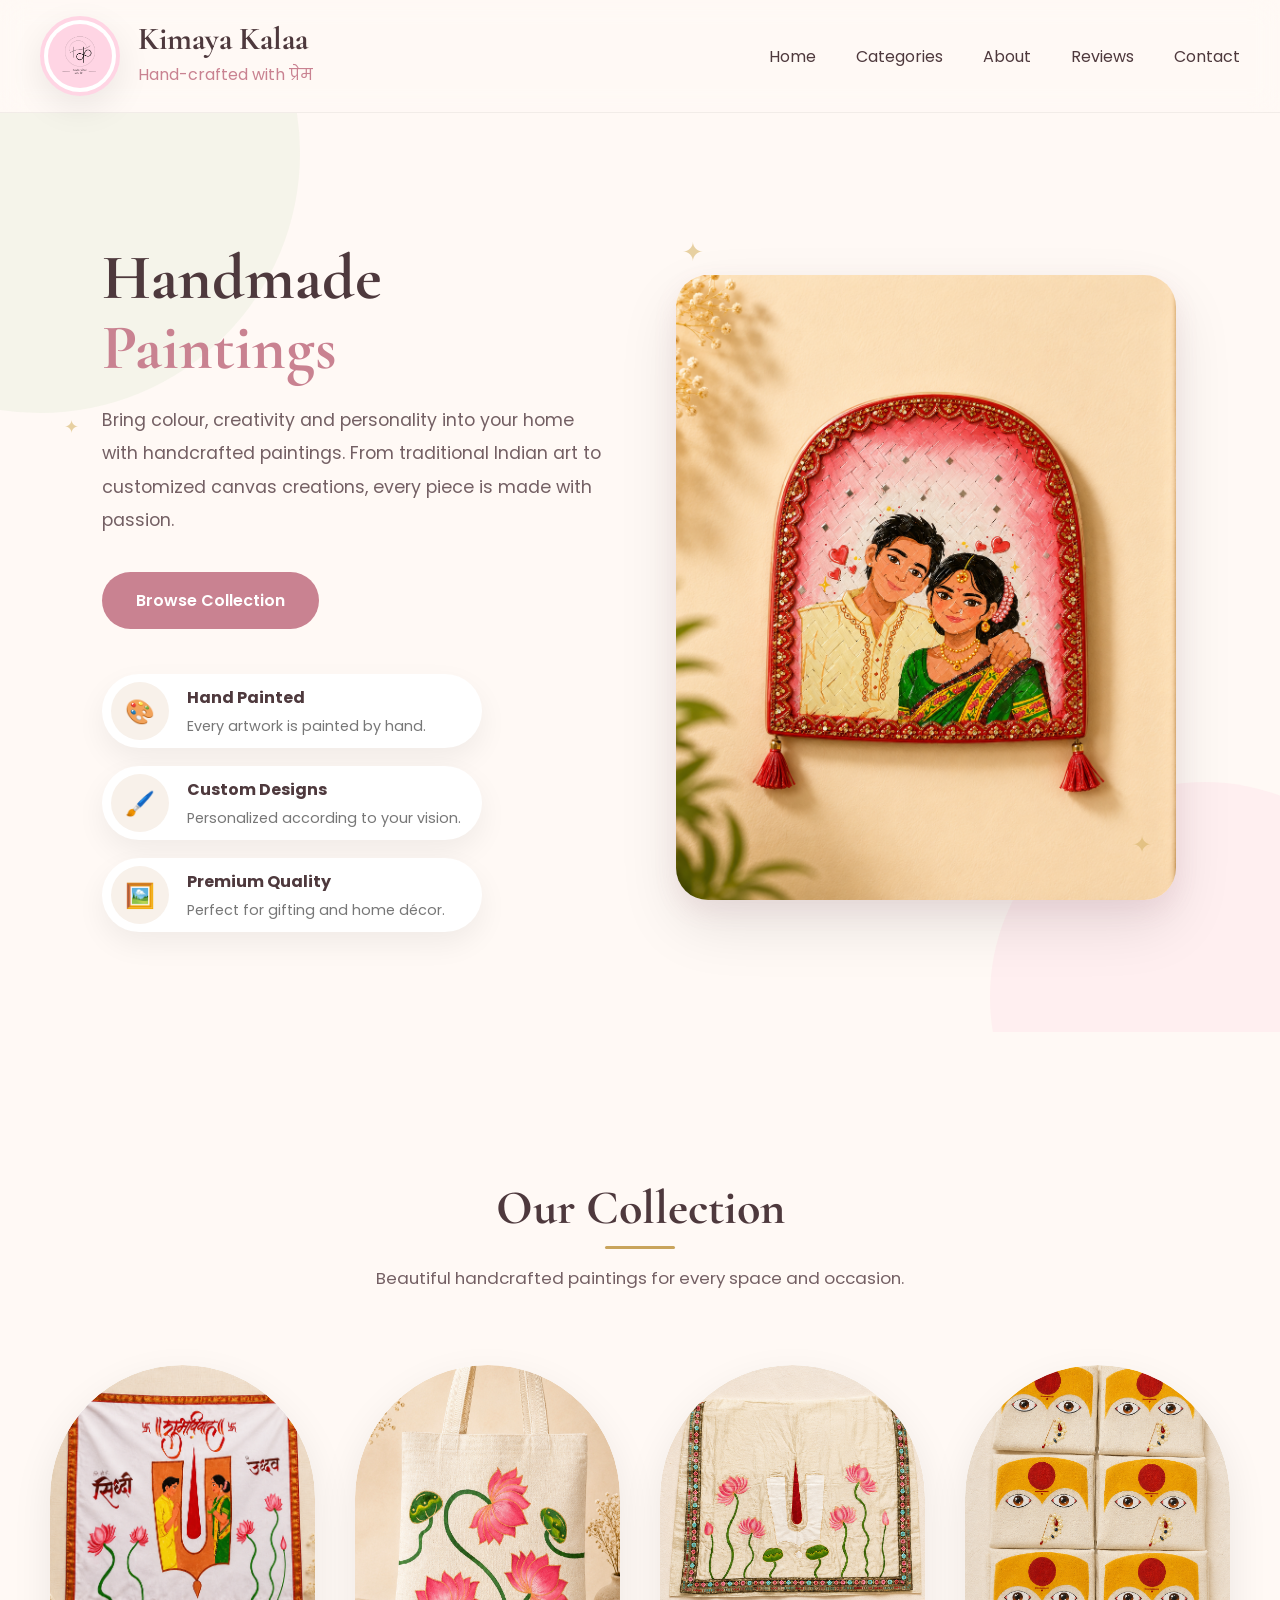
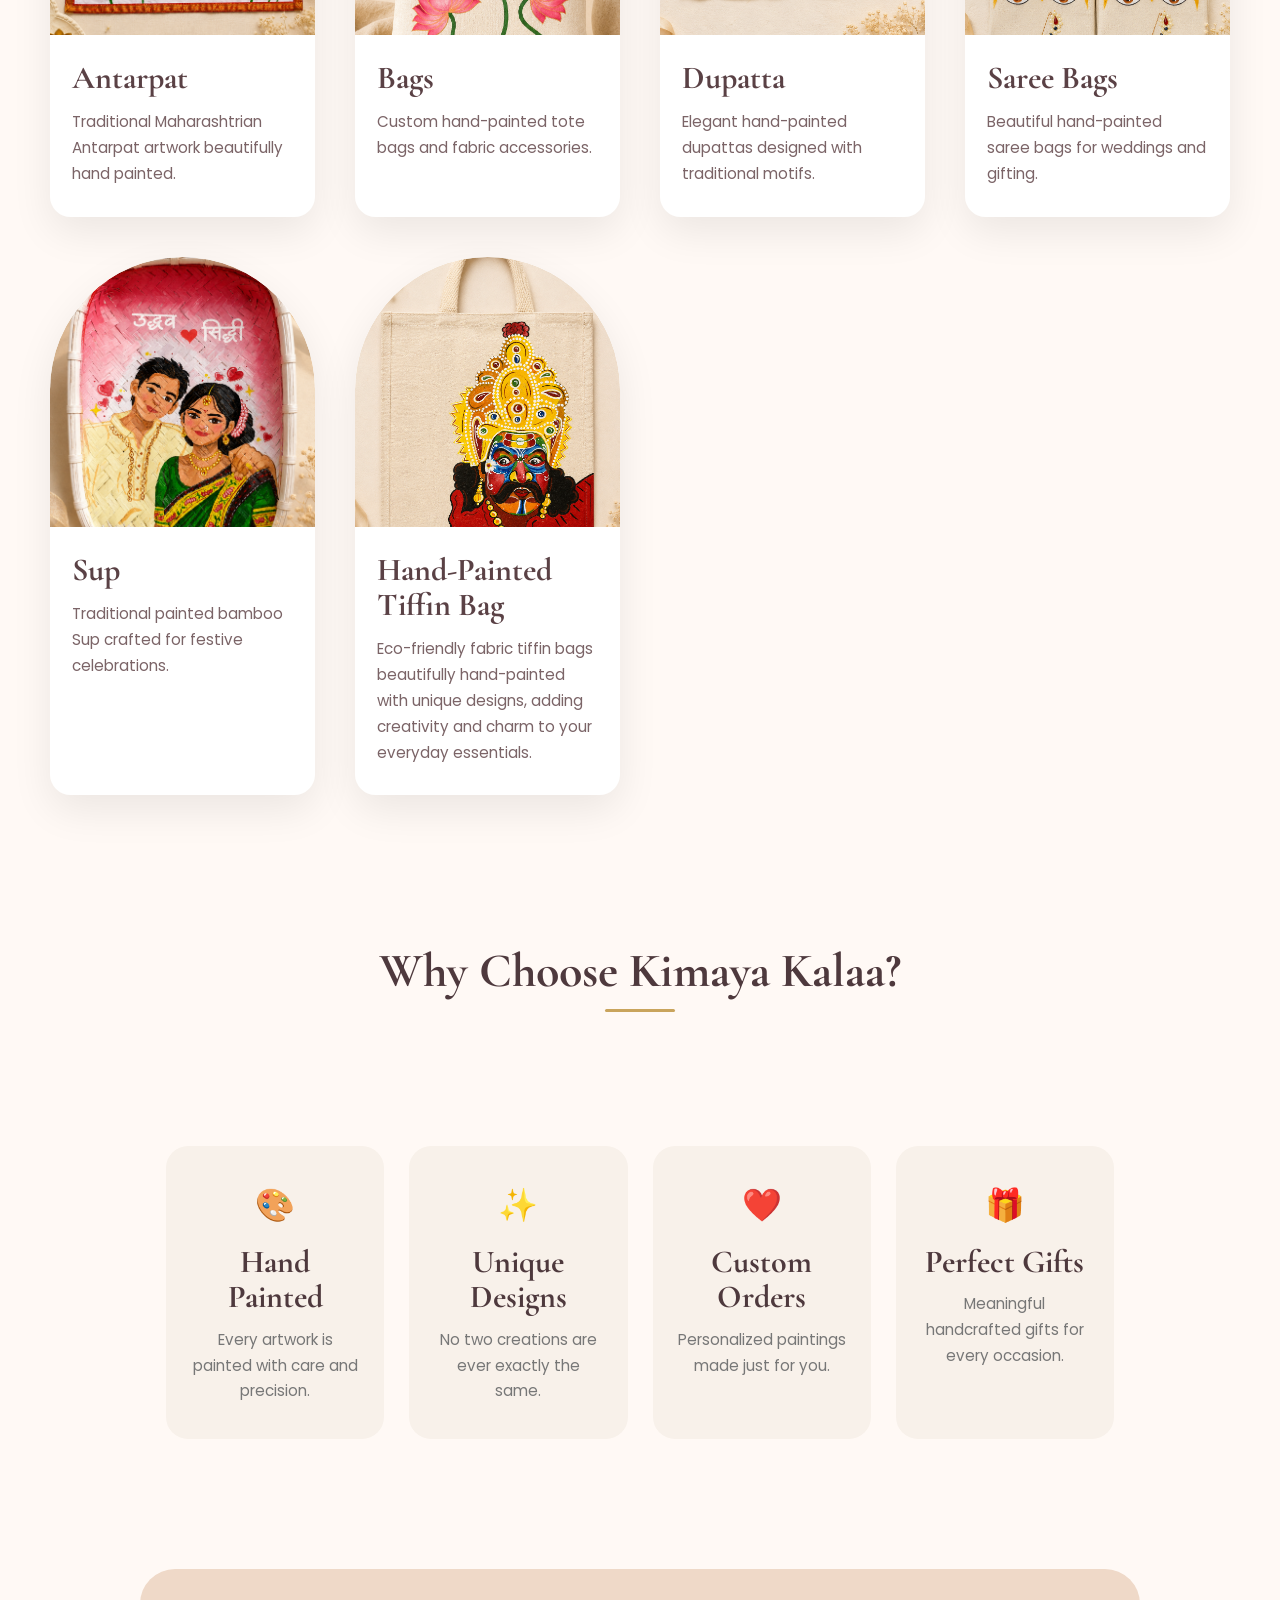
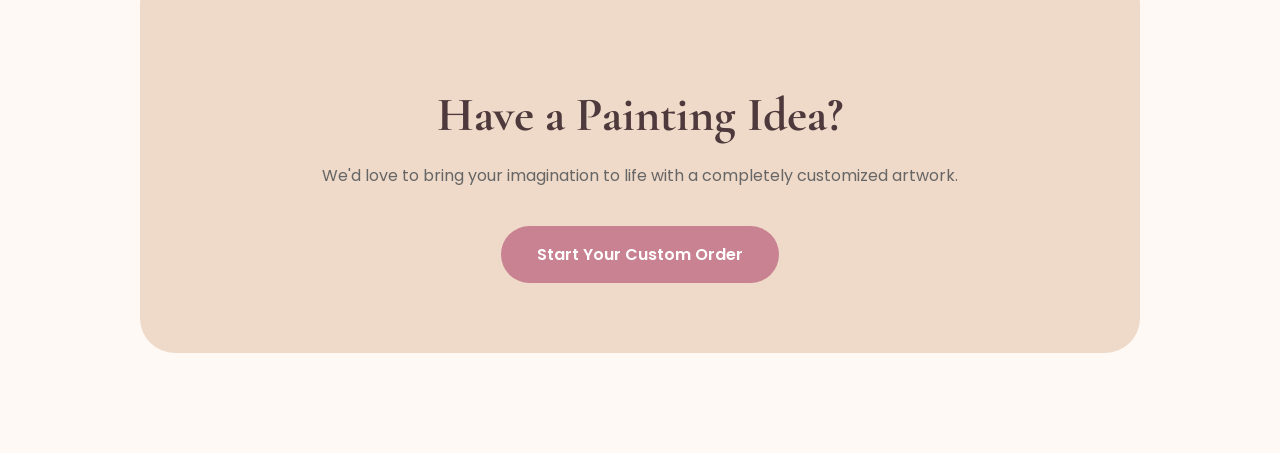
<file: paintings.html>
<!DOCTYPE html>
<html lang="en">

<head>

<meta charset="UTF-8">
<meta name="viewport" content="width=device-width, initial-scale=1.0">

<title>Paintings | Kimaya Kalaa</title>

<link rel="preconnect" href="https://fonts.googleapis.com">
<link rel="preconnect" href="https://fonts.gstatic.com" crossorigin>

<link href="https://fonts.googleapis.com/css2?family=Cormorant+Garamond:wght@600;700&family=Poppins:wght@300;400;500;600&display=swap" rel="stylesheet">

<link rel="stylesheet" href="css/style.css">

<style>

body{
    background:#FFF9F5;
}

/* HERO */

.category-hero{

    position:relative;
    overflow:hidden;

    padding:130px 8% 100px;

    display:grid;
    grid-template-columns:1fr 1fr;
    gap:70px;
    align-items:center;

    background:#FFF9F5;
}

.category-hero::before{

    content:"";
    position:absolute;

    width:520px;
    height:520px;

    border-radius:50%;

    background:#E8EEDB;

    opacity:.45;

    top:-220px;
    left:-220px;

    z-index:0;
}

.category-hero::after{

    content:"";
    position:absolute;

    width:430px;
    height:430px;

    border-radius:50%;

    background:#FFDDE4;

    opacity:.35;

    bottom:-180px;
    right:-140px;

    z-index:0;
}

.category-content,
.category-image{

    position:relative;
    z-index:2;

}

.category-content h1{

    font-size:4rem;
    color:var(--text);
    margin-bottom:20px;

}

.category-content span{

    color:var(--accent);

}

.category-content p{

    font-size:1.1rem;
    line-height:1.9;
    max-width:560px;
    margin-bottom:35px;

}

.shop-btn{

    display:inline-block;
    padding:16px 34px;
    border-radius:50px;
    background:var(--accent);
    color:white;
    font-weight:600;

}

.category-image{

    display:flex;
    justify-content:center;
    align-items:center;

}

.category-image img{

    width:100%;
    max-width:500px;
    aspect-ratio:4/5;
    object-fit:cover;
    border-radius:32px;

    box-shadow:
    0 25px 60px rgba(0,0,0,.10),
    0 10px 25px rgba(201,122,147,.10);

}

/* ===========================
   PAINTING HERO FEATURES
=========================== */

.painting-hero-features{

    display:flex;
    flex-direction:column;
    gap:18px;
    margin-top:45px;
    max-width:380px;

}

.painting-hero-feature{

    display:flex;
    align-items:center;
    gap:18px;

    background:#fff;
    border-radius:60px;

    padding:8px 9px;

    box-shadow:0 12px 30px rgba(0,0,0,.06);

    transition:.35s;

}

.painting-hero-feature:hover{

    transform:translateY(-4px);

    box-shadow:0 20px 40px rgba(0,0,0,.10);

}

.painting-feature-icon{

    width:58px;
    height:58px;

    border-radius:50%;

    background:#F8F1EA;

    display:flex;
    justify-content:center;
    align-items:center;

    font-size:1.5rem;

    flex-shrink:0;

}

.painting-feature-text h4{

    margin:0 0 6px;
    font-size:1rem;
    color:var(--text);

}

.painting-feature-text p{

    margin:0;
    font-size:.9rem;
    color:#777;
    line-height:1.5;

}

/* SECTION TITLE */

.section-title{

    text-align:center;
    margin:70px 0;

}

.section-title h2{

    font-size:3rem;

}

.section-title p{

    margin-top:10px;

}

/* ==========================
   PAINTING COLLECTION
========================== */

.painting-collection{

    max-width:1400px;
    margin:100px auto;
    padding:0 50px;

}

.painting-grid{

    display:grid;
    grid-template-columns:repeat(4,1fr);
    gap:40px;
    margin-top:60px;

}

.painting-card{

    background:#fff;

    overflow:hidden;

    border-radius:180px 180px 28px 28px;

    box-shadow:0 15px 40px rgba(0,0,0,.08);

    transition:.35s;

}

.painting-card:hover{

    transform:translateY(-10px);

    box-shadow:0 25px 55px rgba(0,0,0,.12);

}

.painting-image{

    height:270px;

    overflow:hidden;

    border-radius:180px 180px 0 0;

    background:#F6EFE8;

}

.painting-image img{

    width:100%;
    height:100%;
    object-fit:cover;
    display:block;

    transition:.5s;

}

.painting-card:hover .painting-image img{

    transform:scale(1.08);

}

.painting-card-content{

    padding:25px 22px 30px;

}

.painting-card-content h3{

    font-family:"Cormorant Garamond",serif;

    font-size:2rem;

    color:#5A4145;

    margin-bottom:14px;

}

.painting-card-content p{

    font-family:"Poppins",sans-serif;

    color:#7B6467;

    font-size:.95rem;

    line-height:1.7;

}

/* ===================================
   WHY CHOOSE
=================================== */

.features{

    width:min(1200px,90%);

    margin:100px auto;

    display:grid;

    grid-template-columns:repeat(4,1fr);

    gap:25px;

}

.feature{

    background:#F8F1EA;

    padding:35px 25px;

    border-radius:22px;

    text-align:center;

    transition:.35s;

}

.feature:hover{

    transform:translateY(-8px);

    box-shadow:0 18px 35px rgba(0,0,0,.08);

}

.feature span{

    display:block;

    font-size:2rem;

    margin-bottom:15px;

}

.feature h3{

    margin-bottom:12px;

    color:var(--text);

}

.feature p{

    color:#777;

    line-height:1.7;

    font-size:.95rem;

}


/* ===================================
   CTA
=================================== */

.cta{

    width:min(1000px,90%);

    margin:100px auto;

    padding:70px 40px;

    text-align:center;

    background: #EFD9C8;

    border-radius:35px;

}

.cta h2{

    font-size:3rem;

    color:var(--text);

    margin-bottom:20px;

}

.cta p{

    color:#666;

    margin-bottom:35px;

    line-height:1.8;

}

.cta a{

    display:inline-block;

    padding:16px 36px;

    border-radius:50px;

    background:var(--accent);

    color:#fff;

    font-weight:600;

    transition:.3s;

}

.cta a:hover{

    opacity:.9;

}


/* ===================================
   SPARKLES
=================================== */

.sparkle{

    position:absolute;

    color:#D8B56B;

    opacity:.6;

    pointer-events:none;

    z-index:2;

}

.sparkle1{

    top:120px;

    right:45%;

    font-size:26px;

}

.sparkle2{

    top:300px;

    left:5%;

    font-size:18px;

}

.sparkle3{

    bottom:170px;

    right:10%;

    font-size:24px;

}
/* ===================================
   HERO - MOBILE
=================================== */

@media(max-width:768px){

    .category-hero{

        grid-template-columns:1fr;
        gap:40px;

        padding:90px 6% 60px;

        text-align:center;

    }

    .category-content h1{

        font-size:2.7rem;

    }

    .category-content p{

        margin:20px auto 30px;

        font-size:.95rem;

    }

    .category-image img{

        max-width:340px;

    }

    .painting-hero-features{

        max-width:100%;

        margin:35px auto 0;

    }

}

/* ===================================
   RESPONSIVE
=================================== */

@media (max-width:1024px){

    .category-hero{

        grid-template-columns:1fr;

        gap:50px;

        text-align:center;

    }

    .category-content p{

        margin:20px auto 35px;

    }

    .category-image img{

        max-width:420px;

    }

    .painting-hero-features{

        margin:40px auto 0;

        max-width:420px;

    }

    .painting-grid{

        grid-template-columns:repeat(3,1fr);

        gap:22px;

    }

    .features{

        grid-template-columns:repeat(2,1fr);

    }

}

@media (max-width:768px){

    .category-hero{

        padding:90px 6% 60px;

        grid-template-columns:1fr;

        gap:35px;

        text-align:center;

    }

    .category-content h1{

        font-size:2.6rem;

    }

    .category-content p{

        font-size:.95rem;

        line-height:1.7;

        margin:18px auto 28px;

    }

    .shop-btn{

        display:block;

        width:100%;

        max-width:260px;

        margin:auto;

        text-align:center;

    }

    .category-image img{

        max-width:300px;

        border-radius:24px;

    }

    .painting-hero-features{

        max-width:100%;

        margin:30px auto 0;

        gap:15px;

    }

    .painting-hero-feature{

        width:100%;

        padding:10px 14px;

    }

    .painting-feature-icon{

        width:52px;

        height:52px;

        font-size:1.3rem;

    }

    .painting-feature-text h4{

        font-size:.95rem;

    }

    .painting-feature-text p{

        font-size:.82rem;

    }

    .section-title{

        margin:60px 0 40px;

    }

    .section-title h2{

        font-size:2.2rem;

    }

    .section-title p{

        font-size:.9rem;

    }

    .painting-collection{

        margin:70px auto;

        padding:0 15px;

    }

    .painting-grid{

        grid-template-columns:repeat(2,1fr);

        gap:18px;

    }

    .painting-card{

        border-radius:90px 90px 18px 18px;

    }

    .painting-image{

        height:170px;

        border-radius:90px 90px 0 0;

    }

    .painting-card-content{

        padding:16px;

    }

    .painting-card-content h3{

        font-size:1.25rem;

        margin-bottom:8px;

    }

    .painting-card-content p{

        font-size:.82rem;

        line-height:1.5;

    }

    .features{

        grid-template-columns:repeat(2,1fr);

        gap:16px;

        margin:70px auto;

    }

    .feature{

        padding:22px 15px;

        border-radius:18px;

    }

    .feature span{

        font-size:1.6rem;

    }

    .feature h3{

        font-size:1.2rem;

        margin:12px 0;

    }

    .feature p{

        font-size:.85rem;

    }

    .cta{

        margin:70px auto;

        padding:45px 25px;

        border-radius:24px;

    }

    .cta h2{

        font-size:2rem;

    }

    .cta p{

        font-size:.92rem;

        line-height:1.6;

    }

    .cta a{

        display:block;

        width:100%;

        max-width:260px;

        margin:auto;

        text-align:center;

    }

    .sparkle{

        display:none;

    }

}
</style>

</head>

<body>

<!-- NAVBAR -->

<header>

    <nav class="navbar">

        <!-- Logo -->

        <div class="logo">

            <a href="index.html#home">
                <img src="images/logo/logo.png" alt="Kimaya Kala Logo">
            </a>

            <div class="logo-text">

                <h2>Kimaya Kalaa</h2>
                <p>Hand-crafted with प्रेम</p>

            </div>

        </div>

        <!-- Desktop Navigation -->

        <ul class="nav-links">

            <li><a href="index.html#home">Home</a></li>
            <li><a href="index.html#categories">Categories</a></li>
            <li><a href="index.html#about">About</a></li>
            <li><a href="index.html#review">Reviews</a></li>
            <li><a href="index.html#contact">Contact</a></li>

        </ul>

        <!-- Mobile Hamburger -->

        <div class="menu-toggle" id="menu-toggle">

            <span></span>
            <span></span>
            <span></span>

        </div>

    </nav>

</header>

<!-- HERO -->

<section class="category-hero">

<div class="category-content">

<h1>Handmade <span>Paintings</span></h1>

<p>

Bring colour, creativity and personality into your home with handcrafted paintings. From traditional Indian art to customized canvas creations, every piece is made with passion.

</p>

<a href="#collection" class="shop-btn">Browse Collection</a>

<div class="painting-hero-features">

<div class="painting-hero-feature">

<div class="painting-feature-icon">🎨</div>

<div class="painting-feature-text">

<h4>Hand Painted</h4>

<p>Every artwork is painted by hand.</p>

</div>

</div>

<div class="painting-hero-feature">

<div class="painting-feature-icon">🖌️</div>

<div class="painting-feature-text">

<h4>Custom Designs</h4>

<p>Personalized according to your vision.</p>

</div>

</div>

<div class="painting-hero-feature">

<div class="painting-feature-icon">🖼️</div>

<div class="painting-feature-text">

<h4>Premium Quality</h4>

<p>Perfect for gifting and home décor.</p>

</div>

</div>

</div>

</div>

<div class="category-image">

<img src="images/paintings/hero.jpg" alt="Handmade Paintings">

</div>

<div class="sparkle sparkle1">✦</div>
<div class="sparkle sparkle2">✦</div>
<div class="sparkle sparkle3">✦</div>

</section>

<!-- OUR COLLECTION -->

<section class="painting-collection" id="collection">

<div class="section-title">

<h2>Our Collection</h2>

<p>

Beautiful handcrafted paintings for every space and occasion.

</p>

</div>

<div class="painting-grid">

<div class="painting-card">

<div class="painting-image">

<img src="images/paintings/antarpat.jpg" alt="Antarpat Painting">

</div>

<div class="painting-card-content">

<h3>Antarpat</h3>

<p>Traditional Maharashtrian Antarpat artwork beautifully hand painted.</p>

</div>

</div>

<div class="painting-card">

<div class="painting-image">

<img src="images/paintings/bags.jpg" alt="Bag Painting">

</div>

<div class="painting-card-content">

<h3>Bags</h3>

<p>Custom hand-painted tote bags and fabric accessories.</p>

</div>

</div>

<div class="painting-card">

<div class="painting-image">

<img src="images/paintings/dupatta.jpg" alt="Dupatta Painting">

</div>

<div class="painting-card-content">

<h3>Dupatta</h3>

<p>Elegant hand-painted dupattas designed with traditional motifs.</p>

</div>

</div>

<div class="painting-card">

<div class="painting-image">

<img src="images/paintings/saree-bags.jpg" alt="Saree Bags">

</div>

<div class="painting-card-content">

<h3>Saree Bags</h3>

<p>Beautiful hand-painted saree bags for weddings and gifting.</p>

</div>

</div>

<div class="painting-card">

<div class="painting-image">

<img src="images/paintings/sup.jpg" alt="Sup Painting">

</div>

<div class="painting-card-content">

<h3>Sup</h3>

<p>Traditional painted bamboo Sup crafted for festive celebrations.</p>

</div>

</div>

<div class="painting-card">

<div class="painting-image">

<img src="images/paintings/tiffin-bag.jpg" alt="Hand-Painted Tiffin Bag">

</div>

<div class="painting-card-content">

<h3>Hand-Painted Tiffin Bag</h3>

<p>Eco-friendly fabric tiffin bags beautifully hand-painted with unique designs, adding creativity and charm to your everyday essentials.</p>

</div>

</div>

</div>

</section>

<!-- WHY CHOOSE US -->

<div class="section-title">

<h2>Why Choose Kimaya Kalaa?</h2>

</div>

<section class="features">

<div class="feature">

<span>🎨</span>

<h3>Hand Painted</h3>

<p>Every artwork is painted with care and precision.</p>

</div>

<div class="feature">

<span>✨</span>

<h3>Unique Designs</h3>

<p>No two creations are ever exactly the same.</p>

</div>

<div class="feature">

<span>❤️</span>

<h3>Custom Orders</h3>

<p>Personalized paintings made just for you.</p>

</div>

<div class="feature">

<span>🎁</span>

<h3>Perfect Gifts</h3>

<p>Meaningful handcrafted gifts for every occasion.</p>

</div>

</section>

<!-- CTA -->

<section class="cta">

<h2>Have a Painting Idea?</h2>

<p>

We'd love to bring your imagination to life with a completely customized artwork.

</p>

<a href="https://wa.me/919136813082">

Start Your Custom Order

</a>

</section>


<!-- JavaScript -->
    <script src="js/script.js"></script>
    <script>

const menuToggle = document.getElementById("menu-toggle");
const navLinks = document.querySelector(".nav-links");

if(menuToggle){

    menuToggle.addEventListener("click",()=>{

        navLinks.classList.toggle("active");

    });

}

</script>
</body>

</html>
</file>
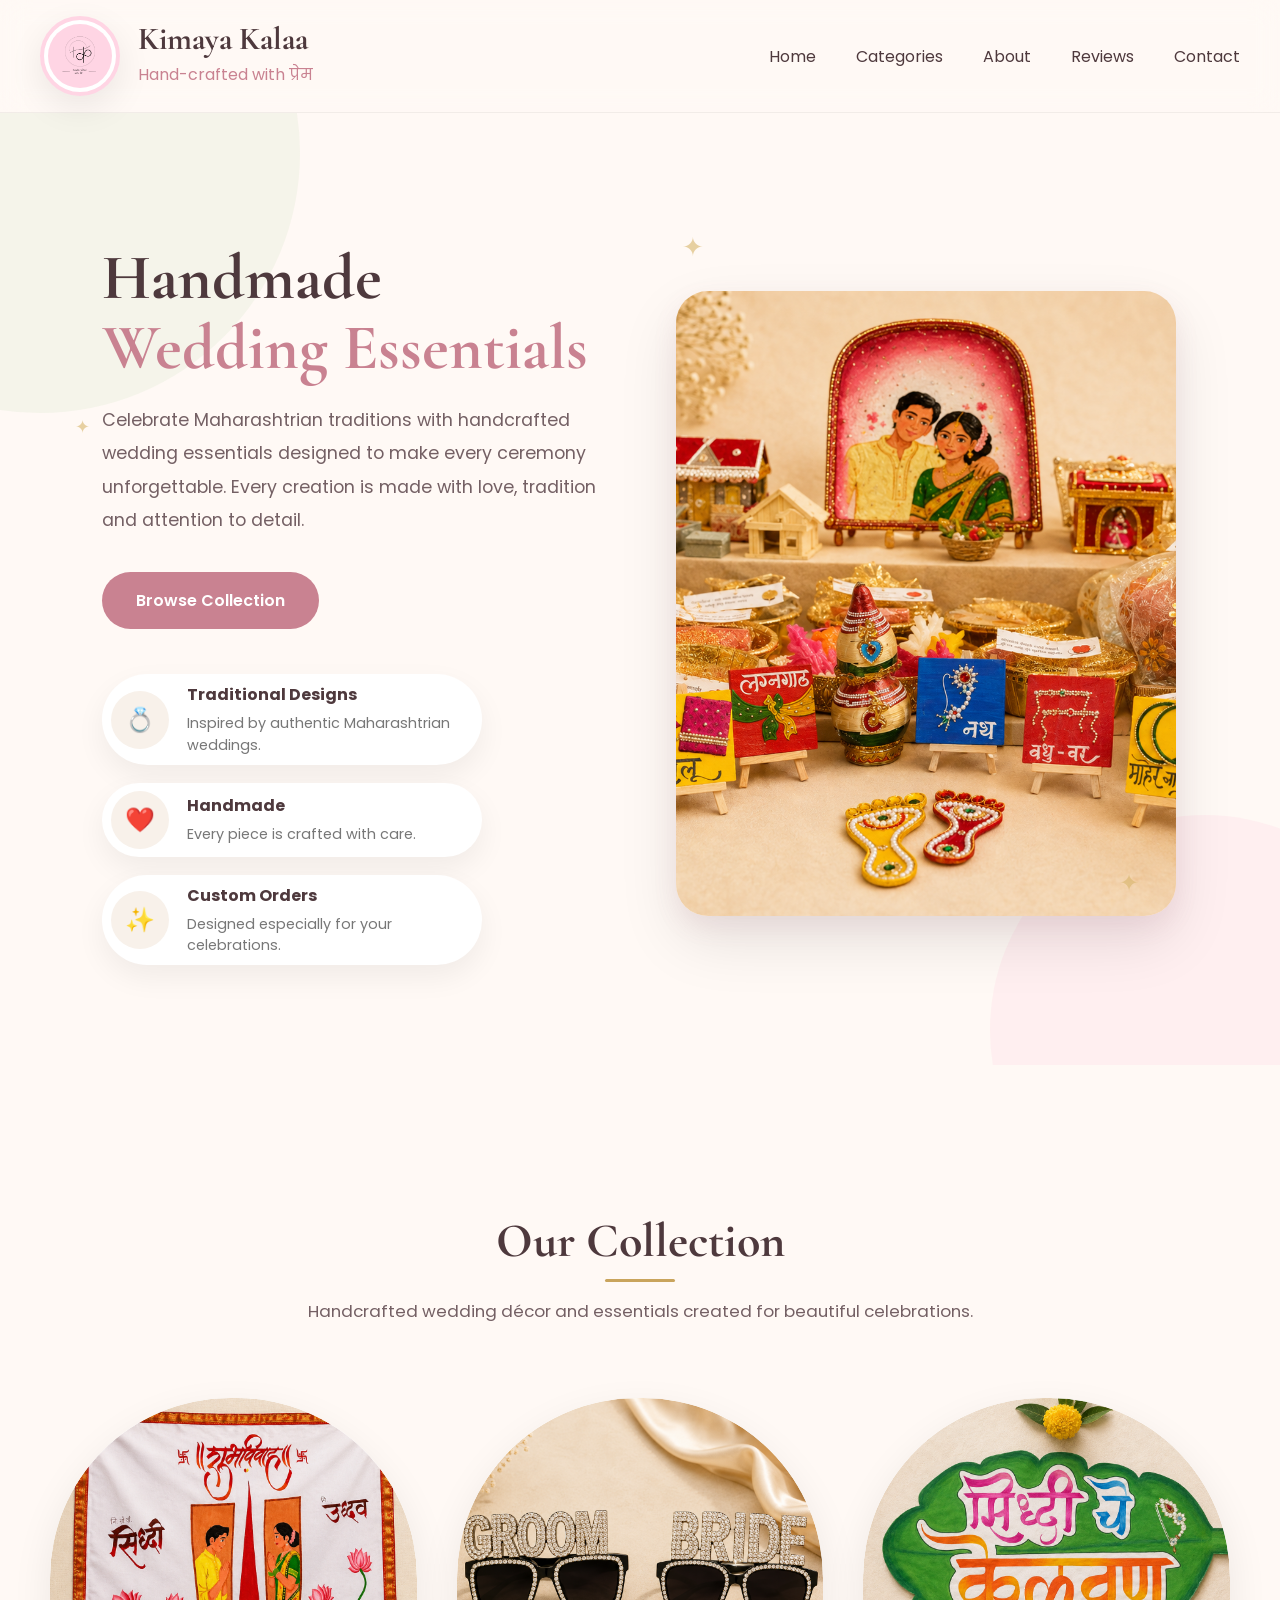
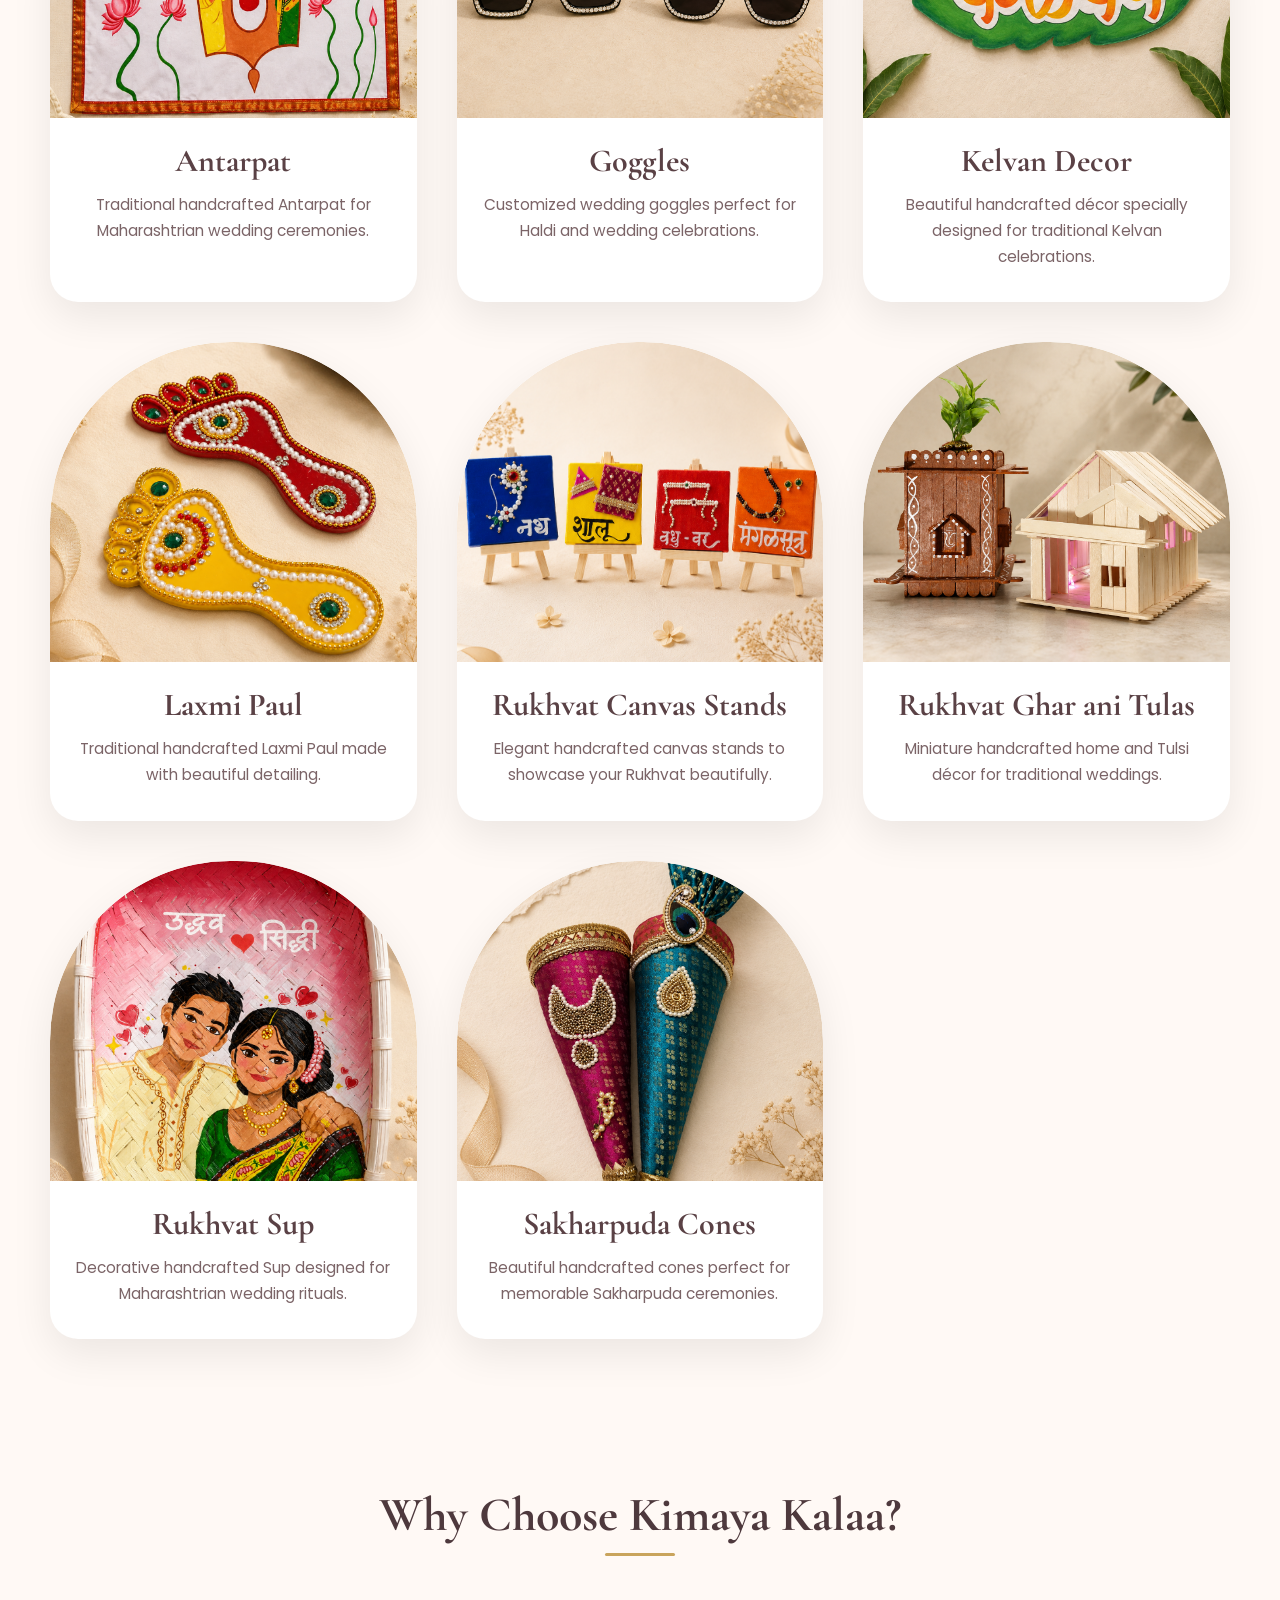
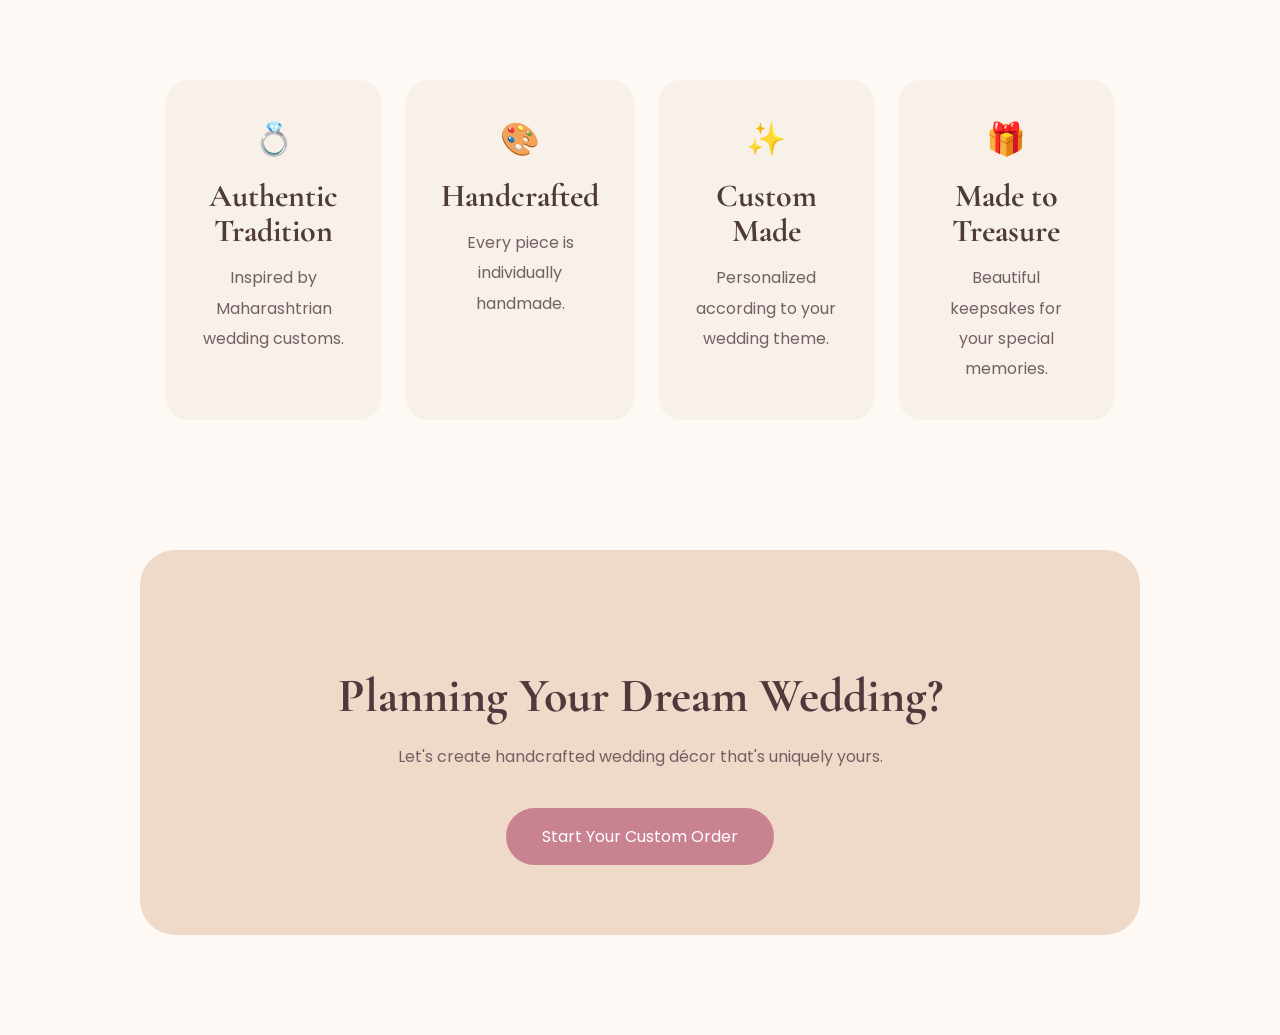
<file: wedding.html>
<!DOCTYPE html>
<html lang="en">

<head>

<meta charset="UTF-8">
<meta name="viewport" content="width=device-width, initial-scale=1.0">

<title>Wedding Essentials | Kimaya Kalaa</title>

<link rel="preconnect" href="https://fonts.googleapis.com">
<link rel="preconnect" href="https://fonts.gstatic.com" crossorigin>

<link href="https://fonts.googleapis.com/css2?family=Cormorant+Garamond:wght@600;700&family=Poppins:wght@300;400;500;600&display=swap" rel="stylesheet">

<link rel="stylesheet" href="css/style.css">

<style>

body{
    background:#FFF9F5;
}

/* HERO */

.category-hero{

    position:relative;
    overflow:hidden;

    padding:130px 8% 100px;

    display:grid;
    grid-template-columns:1fr 1fr;
    gap:70px;
    align-items:center;

    background:#FFF9F5;

}

.category-hero::before{

    content:"";
    position:absolute;

    width:520px;
    height:520px;

    border-radius:50%;

    background:#E8EEDB;
    opacity:.45;

    top:-220px;
    left:-220px;

    z-index:0;

}

.category-hero::after{

    content:"";
    position:absolute;

    width:430px;
    height:430px;

    border-radius:50%;

    background:#FFDDE4;
    opacity:.35;

    bottom:-180px;
    right:-140px;

    z-index:0;

}

.category-content,
.category-image{

    position:relative;
    z-index:2;

}

.category-content h1{

    font-size:4rem;
    color:var(--text);
    margin-bottom:20px;

}

.category-content span{

    color:var(--accent);

}

.category-content p{

    font-size:1.1rem;
    line-height:1.9;
    max-width:560px;
    margin-bottom:35px;

}

.shop-btn{

    display:inline-block;
    padding:16px 34px;
    border-radius:50px;

    background:var(--accent);
    color:white;

    font-weight:600;

}

.category-image{

    display:flex;
    justify-content:center;
    align-items:center;

}

.category-image img{

    width:100%;
    max-width:500px;

    aspect-ratio:4/5;

    object-fit:cover;

    border-radius:32px;

    box-shadow:
    0 25px 60px rgba(0,0,0,.10),
    0 10px 25px rgba(201,122,147,.10);

}

/* ===========================
   WEDDING HERO FEATURES
=========================== */

.wedding-hero-features{

    display:flex;
    flex-direction:column;
    gap:18px;
    margin-top:45px;
    max-width:380px;

}

.wedding-hero-feature{

    display:flex;
    align-items:center;
    gap:18px;

    background:#fff;

    border-radius:60px;

    padding:8px 9px;

    box-shadow:0 12px 30px rgba(0,0,0,.06);

    transition:.35s;

}

.wedding-hero-feature:hover{

    transform:translateY(-4px);

    box-shadow:0 20px 40px rgba(0,0,0,.10);

}

.wedding-feature-icon{

    width:58px;
    height:58px;

    border-radius:50%;

    background:#F8F1EA;

    display:flex;
    justify-content:center;
    align-items:center;

    font-size:1.5rem;

    flex-shrink:0;

}

.wedding-feature-text h4{

    margin:0 0 6px;

    font-size:1rem;

    color:var(--text);

}

.wedding-feature-text p{

    margin:0;

    font-size:.9rem;

    color:#777;

    line-height:1.5;

}

/* SECTION TITLE */

.section-title{

    text-align:center;
    margin:70px 0;

}

.section-title h2{

    font-size:3rem;

}

.section-title p{

    margin-top:10px;

}

/* ===========================
   WEDDING COLLECTION
=========================== */

.wedding-collection{

    max-width:1350px;

    margin:100px auto;

    padding:0 50px;

}

.wedding-grid{

    display:grid;

    grid-template-columns:repeat(3,1fr);

    gap:40px;

    margin-top:60px;

}

.wedding-card{

    background:#fff;

    overflow:hidden;

    border-radius:180px 180px 28px 28px;

    box-shadow:0 15px 40px rgba(0,0,0,.08);

    transition:.35s;

}

.wedding-card:hover{

    transform:translateY(-10px);

    box-shadow:0 25px 55px rgba(0,0,0,.12);

}

.wedding-image{

    height:320px;

    overflow:hidden;

    border-radius:180px 180px 0 0;

    background:#F6EFE8;

}

.wedding-image img{

    width:100%;
    height:100%;

    object-fit:cover;

    display:block;

    transition:.5s;

}

.wedding-card:hover .wedding-image img{

    transform:scale(1.08);

}

.wedding-card-content{

    padding:25px 25px 32px;

    text-align:center;

}

.wedding-card-content h3{

    font-family:"Cormorant Garamond", serif;

    font-size:2rem;

    color:#5A4145;

    margin-bottom:14px;

}

.wedding-card-content p{

    font-family:"Poppins", sans-serif;

    color:#7B6467;

    font-size:.96rem;

    line-height:1.7;

}

/* WHY */

.features{

    width:min(1200px,90%);

    margin:90px auto;

    display:grid;

    grid-template-columns:repeat(4,1fr);

    gap:25px;

}

.feature{

    background:#F8F1EA;

    padding:35px;

    border-radius:22px;

    text-align:center;

}

.feature span{

    font-size:2rem;

}

.feature h3{

    margin:15px 0;

}

/* CTA */

.cta{

    margin:100px auto;

    width:min(1000px,90%);

    text-align:center;

    background: #EFD9C8;

    padding:70px 40px;

    border-radius:35px;

}

.cta h2{

    font-size:3rem;

    margin-bottom:20px;

}

.cta p{

    margin-bottom:35px;

}

.cta a{

    display:inline-block;

    background:var(--accent);

    color:#fff;

    padding:16px 36px;

    border-radius:50px;

}

/* SPARKLES */

.sparkle{

    position:absolute;

    color:#D8B56B;

    opacity:.6;

    font-size:26px;

    z-index:2;

    pointer-events:none;

}

.sparkle1{

    top:115px;
    right:45%;

}

.sparkle2{

    top:300px;
    right:93%;

    font-size:18px;

}

.sparkle3{

    bottom:165px;
    right:11%;

    font-size:24px;

}

/* ===================================
   HERO - MOBILE
=================================== */

@media(max-width:768px){

    .category-hero{

        grid-template-columns:1fr;
        gap:40px;

        padding:90px 6% 60px;

        text-align:center;

    }

    .category-content h1{

        font-size:2.7rem;

    }

    .category-content p{

        margin:20px auto 30px;
        font-size:.95rem;

    }

    .category-image img{

        max-width:340px;

    }

    .wedding-hero-features{

        max-width:100%;
        margin:35px auto 0;

    }

}


/* ===================================
   RESPONSIVE COLLECTION
=================================== */

@media(max-width:1024px){

    .wedding-grid{

        grid-template-columns:repeat(2,1fr);
        gap:20px;

    }

}

@media(max-width:768px){

    .wedding-collection{

        padding:0 15px;
        margin:70px auto;

    }

    .wedding-grid{

        grid-template-columns:repeat(2,1fr);
        gap:14px;

    }

    .wedding-image{

        height:120px;
        border-radius:80px 80px 0 0;

    }

    .wedding-card{

        border-radius:80px 80px 18px 18px;

    }

    .wedding-card-content{

        padding:14px 12px 18px;

    }

    .wedding-card-content h3{

        font-size:1rem;
        margin-bottom:8px;

    }

    .wedding-card-content p{

        font-size:.75rem;
        line-height:1.45;

    }

}


/* ===================================
   WHY CHOOSE - MOBILE
=================================== */

@media(max-width:768px){

    .features{

        grid-template-columns:repeat(2,1fr);
        gap:16px;

    }

    .feature{

        padding:22px 15px;

    }

    .feature span{

        font-size:1.7rem;

    }

    .feature h3{

        font-size:1.2rem;

    }

    .feature p{

        font-size:.85rem;

    }

}


/* ===================================
   CTA - MOBILE
=================================== */

@media(max-width:768px){

    .cta{

        margin:70px auto;
        padding:45px 25px;

    }

    .cta h2{

        font-size:2rem;

    }

    .cta p{

        font-size:.95rem;

    }

}

</style>

</head>

<body>

<!-- ================= NAVBAR ================= -->

<header>

    <nav class="navbar">

        <!-- Logo -->

        <div class="logo">

            <a href="index.html#home">
                <img src="images/logo/logo.png" alt="Kimaya Kala Logo">
            </a>

            <div class="logo-text">

                <h2>Kimaya Kalaa</h2>
                <p>Hand-crafted with प्रेम</p>

            </div>

        </div>

        <!-- Desktop Navigation -->

        <ul class="nav-links">

            <li><a href="index.html#home">Home</a></li>
            <li><a href="index.html#categories">Categories</a></li>
            <li><a href="index.html#about">About</a></li>
            <li><a href="index.html#review">Reviews</a></li>
            <li><a href="index.html#contact">Contact</a></li>

        </ul>

        <!-- Mobile Hamburger -->

        <div class="menu-toggle" id="menu-toggle">

            <span></span>
            <span></span>
            <span></span>

        </div>

    </nav>

</header>

<!-- ================= HERO ================= -->

<section class="category-hero">

<div class="category-content">

<h1>Handmade <span>Wedding Essentials</span></h1>

<p>

Celebrate Maharashtrian traditions with handcrafted wedding essentials designed to make every ceremony unforgettable. Every creation is made with love, tradition and attention to detail.

</p>

<a href="#collection" class="shop-btn">

Browse Collection

</a>

<div class="wedding-hero-features">

<div class="wedding-hero-feature">

<div class="wedding-feature-icon">💍</div>

<div class="wedding-feature-text">

<h4>Traditional Designs</h4>

<p>Inspired by authentic Maharashtrian weddings.</p>

</div>

</div>

<div class="wedding-hero-feature">

<div class="wedding-feature-icon">❤️</div>

<div class="wedding-feature-text">

<h4>Handmade</h4>

<p>Every piece is crafted with care.</p>

</div>

</div>

<div class="wedding-hero-feature">

<div class="wedding-feature-icon">✨</div>

<div class="wedding-feature-text">

<h4>Custom Orders</h4>

<p>Designed especially for your celebrations.</p>

</div>

</div>

</div>

</div>

<div class="category-image">

<img src="images/wedding/hero.jpg" alt="Wedding Essentials">

</div>

<div class="sparkle sparkle1">✦</div>
<div class="sparkle sparkle2">✦</div>
<div class="sparkle sparkle3">✦</div>

</section>

<!-- ================= OUR COLLECTION ================= -->

<section class="wedding-collection" id="collection">

<div class="section-title">

<h2>Our Collection</h2>

<p>

Handcrafted wedding décor and essentials created for beautiful celebrations.

</p>

</div>

<div class="wedding-grid">

<div class="wedding-card">

<div class="wedding-image">

<img src="images/wedding/antarpat.jpg" alt="Antarpat">

</div>

<div class="wedding-card-content">

<h3>Antarpat</h3>

<p>Traditional handcrafted Antarpat for Maharashtrian wedding ceremonies.</p>

</div>

</div>

<div class="wedding-card">

<div class="wedding-image">

<img src="images/wedding/goggles.jpg" alt="Wedding Goggles">

</div>

<div class="wedding-card-content">

<h3>Goggles</h3>

<p>Customized wedding goggles perfect for Haldi and wedding celebrations.</p>

</div>

</div>

<div class="wedding-card">

<div class="wedding-image">

<img src="images/wedding/kelvan-decor.jpg" alt="Kelvan Decor">

</div>

<div class="wedding-card-content">

<h3>Kelvan Decor</h3>

<p>Beautiful handcrafted décor specially designed for traditional Kelvan celebrations.</p>

</div>

</div>

<div class="wedding-card">

<div class="wedding-image">

<img src="images/wedding/laxmi-paul.jpg" alt="Laxmi Paul">

</div>

<div class="wedding-card-content">

<h3>Laxmi Paul</h3>

<p>Traditional handcrafted Laxmi Paul made with beautiful detailing.</p>

</div>

</div>

<div class="wedding-card">

<div class="wedding-image">

<img src="images/wedding/rukhvat-canvas-stands.jpg" alt="Canvas Stands">

</div>

<div class="wedding-card-content">

<h3>Rukhvat Canvas Stands</h3>

<p>Elegant handcrafted canvas stands to showcase your Rukhvat beautifully.</p>

</div>

</div>

<div class="wedding-card">

<div class="wedding-image">

<img src="images/wedding/rukhvat-ghar-tulas.jpg" alt="Rukhvat Ghar ani Tulas">

</div>

<div class="wedding-card-content">

<h3>Rukhvat Ghar ani Tulas</h3>

<p>Miniature handcrafted home and Tulsi décor for traditional weddings.</p>

</div>

</div>

<div class="wedding-card">

<div class="wedding-image">

<img src="images/wedding/rukhvat-sup.jpg" alt="Rukhvat Sup">

</div>

<div class="wedding-card-content">

<h3>Rukhvat Sup</h3>

<p>Decorative handcrafted Sup designed for Maharashtrian wedding rituals.</p>

</div>

</div>

<div class="wedding-card">

<div class="wedding-image">

<img src="images/wedding/sakharpuda-cones.jpg" alt="Sakharpuda Cones">

</div>

<div class="wedding-card-content">

<h3>Sakharpuda Cones</h3>

<p>Beautiful handcrafted cones perfect for memorable Sakharpuda ceremonies.</p>

</div>

</div>

</div>

</section>

<!-- ================= WHY CHOOSE US ================= -->

<div class="section-title">

<h2>Why Choose Kimaya Kalaa?</h2>

</div>

<section class="features">

<div class="feature">

<span>💍</span>

<h3>Authentic Tradition</h3>

<p>Inspired by Maharashtrian wedding customs.</p>

</div>

<div class="feature">

<span>🎨</span>

<h3>Handcrafted</h3>

<p>Every piece is individually handmade.</p>

</div>

<div class="feature">

<span>✨</span>

<h3>Custom Made</h3>

<p>Personalized according to your wedding theme.</p>

</div>

<div class="feature">

<span>🎁</span>

<h3>Made to Treasure</h3>

<p>Beautiful keepsakes for your special memories.</p>

</div>

</section>

<!-- ================= CTA ================= -->

<section class="cta">

<h2>Planning Your Dream Wedding?</h2>

<p>

Let's create handcrafted wedding décor that's uniquely yours.

</p>

<a href="https://wa.me/919136813082">

Start Your Custom Order

</a>

</section>

<!-- JavaScript -->
    <script src="js/script.js"></script>
    <script>

const menuToggle = document.getElementById("menu-toggle");
const navLinks = document.querySelector(".nav-links");

if(menuToggle){

    menuToggle.addEventListener("click",()=>{

        navLinks.classList.toggle("active");

    });

}

</script>

</body>

</html>
</file>
<file: css/style.css>
/* ===================================
   GOOGLE FONTS
=================================== */

@import url('https://fonts.googleapis.com/css2?family=Cormorant+Garamond:wght@500;600;700&family=Poppins:wght@300;400;500;600&display=swap');


/* ===================================
   RESET
=================================== */

*{
    margin:0;
    padding:0;
    box-sizing:border-box;
}

html{
    scroll-behavior:smooth;
}

body{

    font-family:'Poppins',sans-serif;
    background:#FFFBF8;
    color:#4E393D;
    overflow-x:hidden;
}

/* ===================================
   COLORS
=================================== */

:root{

    --primary:#FFD5E4;

    --accent:#C98291;

    --sage:#A8B89A;

    --gold:#C9A45C;

    --background:#FFFBF8;

    --white:#ffffff;

    --text:#4E393D;

    --light-text:#746064;

    --shadow:0 12px 35px rgba(0,0,0,.08);

    --radius:22px;

    --transition:.35s ease;

}

/* ===================================
   GLOBAL
=================================== */

img{

    width:100%;
    display:block;

}

a{

    text-decoration:none;
    color:inherit;

}

ul{

    list-style:none;

}

section{

    padding:30px 8%;

}

.container{

    width:min(1200px,100%);
    margin:auto;

}

h1,
h2,
h3{

    font-family:'Cormorant Garamond',serif;
    color:var(--text);
    font-weight:700;
    line-height:1.1;

}

h1{

    font-size:4.8rem;

}

h2{

    font-size:3rem;
    margin-top:50px;

}

h3{

    font-size:2rem;

}

p{

    font-size:1rem;
    line-height:1.9;
    color:var(--light-text);

}

.section-title{

    text-align:center;
    margin-bottom:70px;

}

.section-title h2{

    margin-bottom:18px;
    position:relative;
    display:inline-block;

}

.section-title h2::after{

    content:"";

    position:absolute;

    left:50%;

    transform:translateX(-50%);

    bottom:-14px;

    width:70px;

    height:3px;

    background:var(--gold);

    border-radius:50px;

}

.section-title p{

    margin-top:20px;

    font-size:1.05rem;

}




/* ===================================
   NAVBAR
=================================== */

header{

   
    position: sticky;

    top:0;
    left:0;

    width:100%;

    z-index:9999;

    background:transparent;

    backdrop-filter:blur(14px);
    -webkit-backdrop-filter:blur(14px);

    border-bottom:1px solid rgba(0,0,0,.05);

    transition:.35s ease;

}

.navbar{
    background:transparent;
}

.navbar{

    max-width:1280px;

    margin:auto;

    padding:16px 40px;

    display:flex;

    justify-content:space-between;

    align-items:center;

}

/* Logo */

.logo{

    display:flex;

    align-items:center;

    gap:18px;

}

.logo img{
    width: 80px;
    aspect-ratio: 1 / 1;
    border-radius: 50%;
    object-fit: cover;
    display: block;

    border: 4px solid var(--primary);
    background: white;
    padding: 4px;
    box-shadow: var(--shadow);
    transition: var(--transition);
}

.logo-text h2{

    font-size:2rem;
    color: var(--text);


    margin:0;

}

.logo-text p{

    margin-top:4px;

    color: var(--accent);

    font-size:1rem;

}

/* Desktop Menu */

.nav-links{

    display:flex;

    gap:40px;

    list-style:none;

}

.nav-links a{
    color: #4E393D;
}

.nav-links a:hover{
    color: #746064;
}

/* Hamburger */

.menu-toggle{

    display:none;

    flex-direction:column;

    gap:6px;

    cursor:pointer;

}

.menu-toggle span{

    width:30px;

    height:3px;

    background:var(--text);

    border-radius:10px;

    transition:.35s;

}

/* ---------------- MOBILE ---------------- */

@media (max-width:900px){

    .navbar{

        padding:18px 25px;

        flex-wrap:wrap;

    }

    .logo img{

        width:60px;

    }

    .logo-text h2{

        font-size:1.7rem;

    }

    .logo-text p{

        font-size:.9rem;

    }

    .menu-toggle{

        display:flex;

        margin-left:auto;

    }

    .nav-links{

        width:100%;

        display:none;

        flex-direction:column;

        text-align:center;

        gap:22px;

        margin-top:25px;

        padding:25px 0;

        background:white;

        border-radius:18px;

        box-shadow:0 15px 35px rgba(0,0,0,.08);

    }

    .nav-links.active{

        display:flex;

    }

}

@media(max-width:600px){

    .navbar{

        padding:16px 18px;

    }

    .logo{

        gap:12px;

    }

    .logo img{

        width:52px;

    }

    .logo-text h2{

        font-size:1.45rem;

    }

    .logo-text p{

        font-size:.82rem;

    }

}



.hero{
    position:relative;
    min-height:100vh;

    display:flex;
    align-items:center;

    padding:150 8% 230px;

    background:
    url("../images/home/hero.jpg") center center/cover no-repeat;

    overflow:hidden;
}

/* Dark overlay */

.hero-overlay{
    position:absolute;
    inset:0;

    background:linear-gradient(
        90deg,
        rgba(20,20,20,.65) 0%,
        rgba(20,20,20,.45) 35%,
        rgba(20,20,20,.15) 70%,
        rgba(20,20,20,.05) 100%
    );
}

/* Text */

.hero-content{
    position:relative;
    z-index:2;

    max-width:620px;

    color:white;
}

.hero-tag{

    display:inline-block;

    padding:12px 22px;

    border-radius:50px;

    background:rgba(255,255,255,.18);

    backdrop-filter:blur(10px);

    margin-bottom:25px;
}

.hero-content h1{

    font-size:5rem;

    line-height:1.05;

    margin-bottom:25px;

    color:#fff;
}

.hero-content h1 span{

    color: rgb(255, 255, 255);
}

.hero-content p{

    font-size:1.2rem;

    line-height:1.8;

    margin-bottom:40px;

    color:rgba(255,255,255,.9);
}

.hero-buttons{

    display:flex;

    gap:18px;

    flex-wrap:wrap;
}

.btn-primary{

    background:#C97A93;

    color:#fff;

    padding:16px 34px;

    border-radius:50px;

    font-weight:600;
}

.btn-secondary{

    border:2px solid #fff;

    color:#fff;

    padding:16px 34px;

    border-radius:50px;

    font-weight:600;

    background:transparent;
}

.btn-secondary:hover{

    background:#fff;

    color:#333;
}

.hero-features{

    width:min(1200px,92%);

    margin:30px auto 90px;

    display:grid;

    grid-template-columns:repeat(4,1fr);

    text-align:center;

    gap:30px;

}

.hero-features div{

    background:white;

    padding:35px 20px;

    border-radius:25px;

    box-shadow:0 15px 35px rgba(0,0,0,.05);

}

.hero-features h4{

    margin:15px 0 8px;

}

.hero-features p{

    color:#666;

    font-size:.95rem;

}




/* ===================================
   OUR STORY
=================================== */

#about{

    background:#ffffff;

}

.about-section{

    max-width:1200px;

    margin:90px auto;

    display:grid;

    grid-template-columns:1fr 1fr;

    gap:70px;

    align-items:center;

}

.about-section:first-of-type{

    margin-top:40px;

}

/* Reverse Layout */

.about-section.reverse .about-image{

    order:2;

}

.about-section.reverse .about-text{

    order:1;

}

/* Images */

.about-image{

    overflow:hidden;

    border-radius:28px;

    box-shadow:0 18px 45px rgba(0,0,0,.08);

}

.about-image img{

    height:520px;

    object-fit:cover;

    transition:.5s;

}

.about-image:hover img{

    transform:scale(1.05);

}

/* Content */

.about-tag{

    display:inline-block;

    background:#FFF2F6;

    color:#C98291;

    padding:10px 18px;

    border-radius:50px;

    font-size:.95rem;

    font-weight:600;

    margin-bottom:20px;

}

.about-text h3{

    font-size:2.6rem;

    margin-bottom:22px;

}

.about-text p{

    margin-bottom:18px;

    line-height:1.9;

}

/* Artist Facts */

.artist-facts{

    display:grid;

    grid-template-columns:repeat(2,1fr);

    gap:16px;

    margin-top:35px;

}

.fact{

    background:#FFF9F5;

    border-radius:16px;

    padding:18px;

    text-align:center;

    font-weight:600;

    color:#5A4145;

    box-shadow:0 8px 20px rgba(0,0,0,.05);

    transition:.3s;

}

.fact:hover{

    transform:translateY(-5px);

    background:#FFD5E4;

}


/* ===================================
   WHY CHOOSE
=================================== */

#why{

    padding:110px 8%;

    background:#F8FBF7;

}

.why-grid{

    max-width:1200px;

    margin:70px auto 0;

    display:grid;

    grid-template-columns:repeat(4,1fr);

    gap:30px;

}

.why-card{

    background:white;

    border-radius:24px;

    padding:45px 30px;

    text-align:center;

    transition:.35s;

    box-shadow:0 15px 35px rgba(0,0,0,.06);

    border:1px solid rgba(168,184,154,.15);

}

.why-card:hover{

    transform:translateY(-10px);

    box-shadow:0 25px 45px rgba(0,0,0,.10);

}

.why-icon{

    width:80px;

    height:80px;

    margin:0 auto 25px;

    border-radius:50%;

    background:#FFF4F7;

    display:flex;

    justify-content:center;

    align-items:center;

}

.why-icon i{

    font-size:2rem;

    color:#C98291;

}

.why-card h3{

    font-size:1.8rem;

    margin-bottom:18px;

    color:#4F3B41;

}

.why-card p{

    font-size:.98rem;

    line-height:1.7;

    color:#777;

}

/* ===============================
   RESPONSIVE
================================ */

/* Tablet */

@media(max-width:1000px){

    .why-grid{

        grid-template-columns:repeat(2,1fr);

    }

}

/* Mobile */

@media(max-width:768px){

    #why{

        padding:70px 6%;

    }

    .why-grid{

        grid-template-columns:repeat(2,1fr);

        gap:18px;

        margin-top:45px;

    }

    .why-card{

        padding:28px 18px;

        border-radius:20px;

    }

    .why-icon{

        width:70px;

        height:70px;

        margin-bottom:18px;

    }

    .why-icon i{

        font-size:1.7rem;

    }

    .why-card h3{

        font-size:1.3rem;

        margin-bottom:10px;

    }

    .why-card p{

        font-size:.9rem;

        line-height:1.6;

    }

}

/* ===================================
   COLLECTION
=================================== */

.collection-grid{

    max-width:1150px;

    margin:60px auto 0;

    display:grid;

    grid-template-columns:repeat(3,1fr);

    gap:40px 30px;

}

/* Card */

.collection-card{

    text-align:center;

    transition:.35s;

}

/* Image */

.collection-image{

    width:100%;

    height:320px;          /* was 420px */

    overflow:hidden;

    border-radius:180px 180px 22px 22px;

    background:#F6EFE8;

    box-shadow:0 15px 35px rgba(0,0,0,.08);

}

.collection-image img{

    width:100%;

    height:100%;

    object-fit:cover;

    transition:.5s;

}

/* Heading */

.collection-card h3{

    margin-top:20px;

    font-size:1.7rem;      /* was 2rem */

    color:#5A4145;

}

/* Description */

.collection-card p{

    max-width:260px;

    margin:12px auto 18px;

    color:#7B6467;

    line-height:1.7;

    font-size:.95rem;

}

/* Button */

.collection-card a{

    display:inline-flex;

    align-items:center;

    gap:8px;

    color:#C98291;

    font-weight:600;

    font-size:.95rem;

}

.collection-content{

    padding:22px 20px;

}

.collection-content h3{

    margin:0 0 10px;

    font-size:1.8rem;

}

.collection-content p{

    margin:0 auto 18px;

    max-width:250px;

    line-height:1.6;

    font-size:.95rem;

}

.collection-content span{

    font-weight:600;

    color:#C98291;

}





/* ===================================
   CONTACT
=================================== */

#contact{

    text-align:center;

}

.contact-box{

    display:flex;

    justify-content:center;

    gap:25px;

    flex-wrap:wrap;

    margin-top:40px;

}

.contact-btn{

    background:var(--accent);

    color:white;

    padding:16px 34px;

    border-radius:50px;

    font-weight:600;

    transition:.3s;
}

.contact-btn:hover{

    background:var(--gold);

    transform:translateY(-4px);

}

.contact-btn.secondary{

    background:transparent;

    border:2px solid var(--accent);

    color:var(--accent);

}

.contact-btn.secondary:hover{

    background:var(--accent);

    color:white;

}

/* ===================================
   SECTION TITLES
=================================== */

.section-title{

    text-align:center;
    margin-bottom:60px;

}


/* ==========================
   PACKAGING
========================== */

.packaging{

    width:min(1300px,90%);
    margin:120px auto;

}

.packaging .section-title{

    margin-bottom:60px;

}

.packaging .section-title h2{

    font-size:3rem;

}

.packaging .section-title span{

    color:var(--accent);

}

.packaging .section-title p{

    max-width:700px;
    margin:20px auto 0;
    line-height:1.8;

}

/* Grid */

.packaging-grid{

    display:grid;

    grid-template-columns:2fr 1fr 1fr;

    grid-template-rows:260px 260px;

    gap:20px;

}

.packaging-large{

    grid-row:1 / span 2;

}

.packaging-grid img{

    width:100%;
    height:100%;

    object-fit:cover;

    border-radius:28px;

    transition:.45s;

    box-shadow:0 15px 40px rgba(0,0,0,.08);

}

.packaging-grid img:hover{

    transform:scale(1.03);

}

/* Bottom Cards */

.packaging-text{

    display:grid;

    grid-template-columns:repeat(3,1fr);

    gap:30px;

    margin-top:70px;

}

.packaging-item{

    background:#fff;

    padding:35px;

    border-radius:25px;

    text-align:center;

    box-shadow:0 15px 40px rgba(0,0,0,.06);

}

.packaging-item span{

    font-size:2.4rem;

}

.packaging-item h3{

    margin:18px 0 12px;

    font-size:1.4rem;

    color:var(--text);

}

.packaging-item p{

    color:#666;

    line-height:1.8;

}

/* Responsive */

@media(max-width:900px){

    .packaging-grid{
        grid-template-columns:1fr 1fr;
        grid-template-rows:auto;
    }

    .packaging-large{
        grid-column:1 / span 2;
        grid-row:auto;
        height:420px;
    }

    .packaging-text{
        grid-template-columns:1fr;
    }

}

@media(max-width:768px){

    .packaging-grid{
        grid-template-columns:repeat(2,1fr);
        gap:16px;
    }

    .packaging-large{
        grid-column:auto;
        height:auto;
    }

    .packaging-grid img{
        height:220px;
        border-radius:18px;
    }

    .packaging .section-title h2{
        font-size:2.4rem;
    }

}


/* ==========================================
   REVIEWS SECTION
========================================== */

.review-section{
    padding:100px 0;
    background:#ffffff;
    overflow:hidden;
}

/* Heading */

.review-heading{
    text-align:center;
    margin-bottom:70px;
}

.review-heading h2{
    font-family:"Cormorant Garamond", serif;
    font-size:3.3rem;
    color:#4F3B41;
    margin-bottom:15px;
}

.review-heading p{
    color:#777;
    font-size:1rem;
}

/* ==========================================
   SLIDER
========================================== */

.review-slider{
    width:100%;
    overflow:hidden;
    position:relative;
}

/* Fade edges */

.review-slider::before,
.review-slider::after{

    content:"";

    position:absolute;

    top:0;

    width:120px;
    height:100%;

    z-index:5;

    pointer-events:none;

}

.review-slider::before{

    left:0;

    background:linear-gradient(to right,#fff,transparent);

}

.review-slider::after{

    right:0;

    background:linear-gradient(to left,#fff,transparent);

}

/* Moving Track */

.reviews-track{

    display:flex;

    gap:60px;

    width:max-content;

    animation:scrollReviews 45s linear infinite;

}

.review-slider:hover .reviews-track{

    animation-play-state:paused;

}

/* ==========================================
   CARD
========================================== */

.review-card{

    width:420px;

    flex-shrink:0;

    text-align:center;

}

/* ==========================================
   IMAGE
========================================== */

.review-image{

    position:relative;

    width:100%;

    height:310px;

}

.review-image img{

    width:100%;
    height:100%;

    object-fit:cover;

    display:block;

    border-radius:8px;

    transition:.4s;

}

.review-card:hover img{

    transform:scale(1.03);

}

/* ==========================================
   FLOATING WHITE BOX
========================================== */

.review-info{

    position:absolute;

    left:50%;

    bottom:-42px;

    transform:translateX(-50%);

    width:230px;

    background:#fff;

    border-radius:18px;

    padding:18px;

    box-shadow:0 15px 35px rgba(0,0,0,.12);

}

.review-info h3{

    font-family:"Cormorant Garamond", serif;

    font-size:1.5rem;

    color:#4F3B41;

    margin-bottom:6px;

}

.review-info p{

    color:#777;

    font-size:.82rem;

    margin-bottom:10px;

}

.review-stars{

    color:#F2C94C;

    font-size:.9rem;

    letter-spacing:3px;

}

/* ==========================================
   REVIEW TEXT
========================================== */

.review-text{

    margin-top:70px;

    padding:0 12px;

}

.review-text p{

    color:#555;

    font-size:.98rem;

    line-height:1.9;

    font-style:italic;

}

.review-text span{

    display:block;

    margin-top:18px;

    color:#999;

    font-size:.88rem;

    font-weight:600;

}

.review-line{

    width:45px;
    height:2px;

    background:#d8d8d8;

    margin:22px auto 0;

}

/* ==========================================
   ANIMATION
========================================== */

@keyframes scrollReviews{

    from{

        transform:translateX(0);

    }

    to{

        transform:translateX(calc(-50% - 30px));

    }

}

/* ==========================================
   RESPONSIVE
========================================== */

@media(max-width:992px){

    .review-heading h2{

        font-size:2.7rem;

    }

    .review-card{

        width:340px;

    }

    .review-image{

        height:260px;

    }

    .review-info{

        width:210px;

    }

    .reviews-track{

        gap:40px;

    }

}

@media(max-width:768px){

    .review-section{

        padding:80px 0;

    }

    .review-heading{

        margin-bottom:50px;

    }

    .review-heading h2{

        font-size:2.2rem;

    }

    .review-card{

        width:290px;

    }

    .review-image{

        height:220px;

    }

    .review-info{

        width:190px;

        padding:15px;

    }

    .review-info h3{

        font-size:1.25rem;

    }

    .review-text{

        margin-top:65px;

    }

    .review-text p{

        font-size:.92rem;

    }

    .reviews-track{
    display:flex;
    gap:60px;
    width:max-content;
    animation:reviewScroll 80s linear infinite;
}

.review-slider:hover .reviews-track{
    animation-play-state:paused;
}

@keyframes reviewScroll{

    from{
        transform:translateX(0);
    }

    to{
        transform:translateX(-50%);
    }

}

}


/* ===============================
   HOW TO ORDER
================================ */

.how-order{

    padding:110px 8%;
    background:rgb(248,251,247);

}

.order-steps{

    max-width:1250px;
    margin:70px auto;

    display:grid;
    grid-template-columns:repeat(4,1fr);
    gap:35px;

}

.order-card{

    background:#fff;
    padding:40px 30px;

    text-align:center;

    border-radius:28px;

    box-shadow:0 15px 40px rgba(0,0,0,.08);

    transition:.35s;

}

.order-card:hover{

    transform:translateY(-10px);

}

.order-icon{

    width:80px;
    height:80px;

    margin:auto auto 25px;

    border-radius:50%;

    background:#F8F1EA;

    display:flex;
    justify-content:center;
    align-items:center;

    font-size:2rem;

}

.order-card h3{

    font-size:1.6rem;
    margin-bottom:15px;
    color:#4F3B41;

}

.order-card p{

    color:#777;
    line-height:1.8;

}

.order-buttons{

    display:flex;
    justify-content:center;
    gap:25px;
    margin-top:50px;

}

.order-btn{

    background:#C98291;
    color:#fff;

    padding:16px 38px;

    border-radius:50px;

    font-weight:600;

    transition:.35s;

}

.order-btn:hover{

    background:#B56C7F;

}

.order-btn.secondary{

    background:#E8EEDB;
    color:#4F3B41;

}

.order-btn.secondary:hover{

    background:#D8DFC7;

}

/* ===============================
   RESPONSIVE
================================ */

/* Tablet */

@media(max-width:1000px){

    .order-steps{

        grid-template-columns:repeat(2,1fr);

    }

}

/* Mobile */

@media(max-width:768px){

    .how-order{

        padding:70px 6%;

    }

    .order-steps{

        grid-template-columns:repeat(2,1fr);
        gap:18px;
        margin-top:45px;

    }

    .order-card{

        padding:28px 18px;
        border-radius:22px;

    }

    .order-icon{

        width:70px;
        height:70px;
        font-size:1.7rem;
        margin-bottom:18px;

    }

    .order-card h3{

        font-size:1.3rem;
        margin-bottom:10px;

    }

    .order-card p{

        font-size:.9rem;
        line-height:1.6;

    }

    .order-buttons{

        flex-direction:column;
        align-items:center;
        gap:15px;
        margin-top:35px;

    }

    .order-btn{

        width:100%;
        max-width:280px;
        text-align:center;

    }

}
/* ===================================
   FOOTER
=================================== */

footer{

    background: var(--background);

    padding: 70px 20px;

    text-align: center;
}

.footer-content{

    max-width: 700px;

    margin: auto;
}

.footer-logo{

    width: 90px;
    height: 90px;

    margin: 0 auto 20px;

    border-radius: 50%;

    object-fit: cover;

    border: 3px solid white;

    box-shadow: 0 8px 20px rgba(0,0,0,.08);
}

.footer-content h3{

    margin-bottom: 12px;
}

.footer-content p{

    margin-bottom: 18px;
}

.footer-social{

    display:flex;

    justify-content:center;

    gap:20px;

    margin:30px 0;
}

.footer-social a{

    width:50px;
    height:50px;

    display:flex;

    justify-content:center;
    align-items:center;

    border-radius:50%;

    background:white;

    color:var(--accent);

    font-size:1.3rem;

    transition:.3s;
}

.footer-social a:hover{

    background:var(--accent);

    color:white;

    transform:translateY(-5px);
}

.copyright{

    color:#7A6669;

    font-size:.9rem;

    margin-top:20px;
}





/* ===================================
   RESPONSIVE HERO
=================================== */

@media (max-width: 992px){

    #home{

        grid-template-columns:1fr;
        gap:60px;

        text-align:center;

        padding:140px 7% 100px;

        min-height:auto;

    }

    .hero-left{

        max-width:100%;
        order:2;

    }

    .hero-right{

        order:1;

    }

    .hero-left p{

        margin:0 auto 35px;

    }

    .hero-buttons{

        justify-content:center;

    }

    .hero-circle{

        width:480px;
        height:480px;

    }

    .hero-badge{

        width:110px;
        height:110px;

        top:20px;
        right:20px;

    }

    .hero-blob-left{

        width:650px;
        height:650px;

        left:-350px;
        bottom:-350px;

    }

    .hero-blob-right{

        width:500px;
        height:500px;

        top:-200px;
        right:-180px;

    }

}


@media (max-width:768px){

    #home{

        padding:120px 25px 80px;

        gap:40px;

    }

    .hero-left h1{

        font-size:2.9rem;
        line-height:1.15;

    }

    .hero-left p{

        font-size:1rem;
        line-height:1.8;

    }

    .hero-circle{

        width:330px;
        height:330px;

    }

    .hero-circle img{

        width:100%;
        height:100%;
        object-fit:cover;

    }

    .hero-badge{

        width:90px;
        height:90px;

        font-size:.75rem;

        top:10px;
        right:5px;

    }

    .hero-badge span{

        font-size:1.2rem;

    }

    .hero-buttons{

        flex-direction:column;
        align-items:center;

    }

    .btn-primary,
    .btn-secondary{

        width:240px;

        text-align:center;

    }

    .hero-blob-left{

        width:500px;
        height:500px;

        left:-300px;
        bottom:-280px;

    }

    .hero-blob-right{

        display:none;

    }

}
/* ===================================
   RESPONSIVE
=================================== */

@media(max-width:992px){

    h1{

        font-size:3rem;

    }

    h2{

        font-size:2.3rem;

    }

}

@media(max-width:768px){

    .navbar{

        flex-direction:column;

        gap:20px;

    }

    .nav-links{

        gap:18px;
        flex-wrap:wrap;
        justify-content:center;

    }

    h1{

        font-size:2.4rem;

    }

    h2{

        font-size:2rem;

    }

    section{

        padding:70px 6%;

    }

}

@media(max-width:480px){

    h1{

        font-size:2rem;

    }

    p{

        font-size:.95rem;

    }

    .hero-btn{

        padding:12px 25px;

    }

}











/* ===================================
   TABLET
=================================== */

@media (max-width: 992px) {

    .navbar {
        padding: 14px 25px;
    }

    .logo img {
        width: 75px;
        height: 75px;
    }

    .nav-links {
        gap: 28px;
    }

}

/* ===================================
   MOBILE
=================================== */

@media (max-width: 768px) {

    .navbar {
        padding: 14px 20px;
    }

    .logo img {
        width: 70px;
        height: 70px;
    }

    .nav-links {
        display: none;
    }

}


/* ===========================
   HERO RESPONSIVE
=========================== */

@media (max-width:992px){

    #home{

        flex-direction:column;

        text-align:center;

        padding-top:170px;

    }

    .hero-content p{

        margin:auto auto 40px;

    }

    .hero-buttons{

        justify-content:center;

    }

}

@media (max-width:768px){

    .hero-content h1{

        font-size:3rem;

    }

    .hero-image img{

        max-width:350px;

        margin-top:40px;

    }

}

@media (max-width:480px){

    .hero-content h1{

        font-size:2.4rem;

    }

    .hero-buttons{

        flex-direction:column;

    }

    .btn-primary,
    .btn-secondary{

        width:100%;
        text-align:center;

    }

}

@media(max-width:900px){

    .about-container{

        grid-template-columns:1fr;

        text-align:center;

    }

    .about-image{

        order:1;

    }

    .about-content{

        order:2;

    }

}


/* ===================================
   COLLECTIONS
=================================== */

#categories{

    padding:120px 8%;

    background:#FDF8F4;

}

.collection-grid{

    display:grid;

    grid-template-columns:repeat(3,1fr);

    gap:80px;

    margin-top:70px;

}

.collection-card{

    text-decoration:none;

    color:inherit;

    display:block;

    transition:.35s;

}

.collection-card:hover{

    transform:translateY(-12px);

}

.collection-image{

    height:300px;

    overflow:hidden;

    border-radius:180px 180px 0 0;

    background:#EFE6DD;

    box-shadow:0 18px 45px rgba(0,0,0,.08);

}

.collection-image img{

    width:100%;

    height:100%;

    object-fit:cover;

    transition:.5s;

}

.collection-card:hover img{

    transform:scale(1.08);

}

.collection-content{

    background:#EFD9C8;

    padding:28px;

    text-align:center;

}

.collection-content h3{

    font-family:'Cormorant Garamond',serif;

    font-size:2rem;

    margin-bottom:12px;

    color:var(--text);

}

.collection-content p{

    font-size:.98rem;

    color:#6B6461;

    line-height:1.7;

    margin-bottom:25px;

}

.collection-content span{

    font-weight:600;

    color:var(--accent);

    position:relative;

}

.collection-content span::after{

    content:" →";

    transition:.3s;

}

.collection-card:hover span::after{

    margin-left:8px;

}

/* ================= MOBILE ================= */

@media(max-width:1000px){

.collection-grid{

grid-template-columns:repeat(2,1fr);

}

}

@media(max-width:700px){

.collection-grid{

grid-template-columns:1fr;

gap:40px;

}

.collection-image{

height:380px;

border-radius:160px 160px 0 0;

}

}


/* ===================================
   ABOUT RESPONSIVE
=================================== */

@media(max-width:900px){

    .about-section{

        grid-template-columns:1fr;

        gap:40px;

        margin:70px auto;

    }

    .about-section.reverse .about-image{

        order:1;

    }

    .about-section.reverse .about-text{

        order:2;

    }

    .about-image img{

        height:400px;

    }

    .about-text{

        text-align:center;

    }

    .artist-facts{

        grid-template-columns:1fr 1fr;

    }

}

@media(max-width:600px){

    .artist-facts{

        grid-template-columns:1fr;

    }

    .about-text h3{

        font-size:2.1rem;

    }

    .about-image img{

        height:320px;

    }

}

/* ==========================
   Gallery Responsive
========================== */

@media(max-width:992px){

.gallery-grid{

grid-template-columns:repeat(2,1fr);

}

.gallery-item.large{

grid-row:span 1;

}

.gallery-item.wide{

grid-column:span 2;

}

}


@media(max-width:768px){

.gallery-grid{

grid-template-columns:1fr;

grid-auto-rows:280px;

}

.gallery-item.large,
.gallery-item.wide{

grid-column:span 1;
grid-row:span 1;

}

}

/* ===============================
   MOBILE
=================================*/

@media (max-width:768px){

    #categories{
        padding:80px 6%;
    }

    .collection-grid{

        grid-template-columns:repeat(2,1fr);
        gap:18px;
        margin-top:40px;

    }

    .collection-image{

        height:170px;
        border-radius:90px 90px 0 0;

    }

    .collection-content{

        padding:16px;

    }

    .collection-content h3{

        font-size:1.3rem;

    }

    .collection-content p{

        font-size:.85rem;
        margin-bottom:15px;
        line-height:1.5;

    }

    .collection-content span{

        font-size:.9rem;

    }

}
</file>
